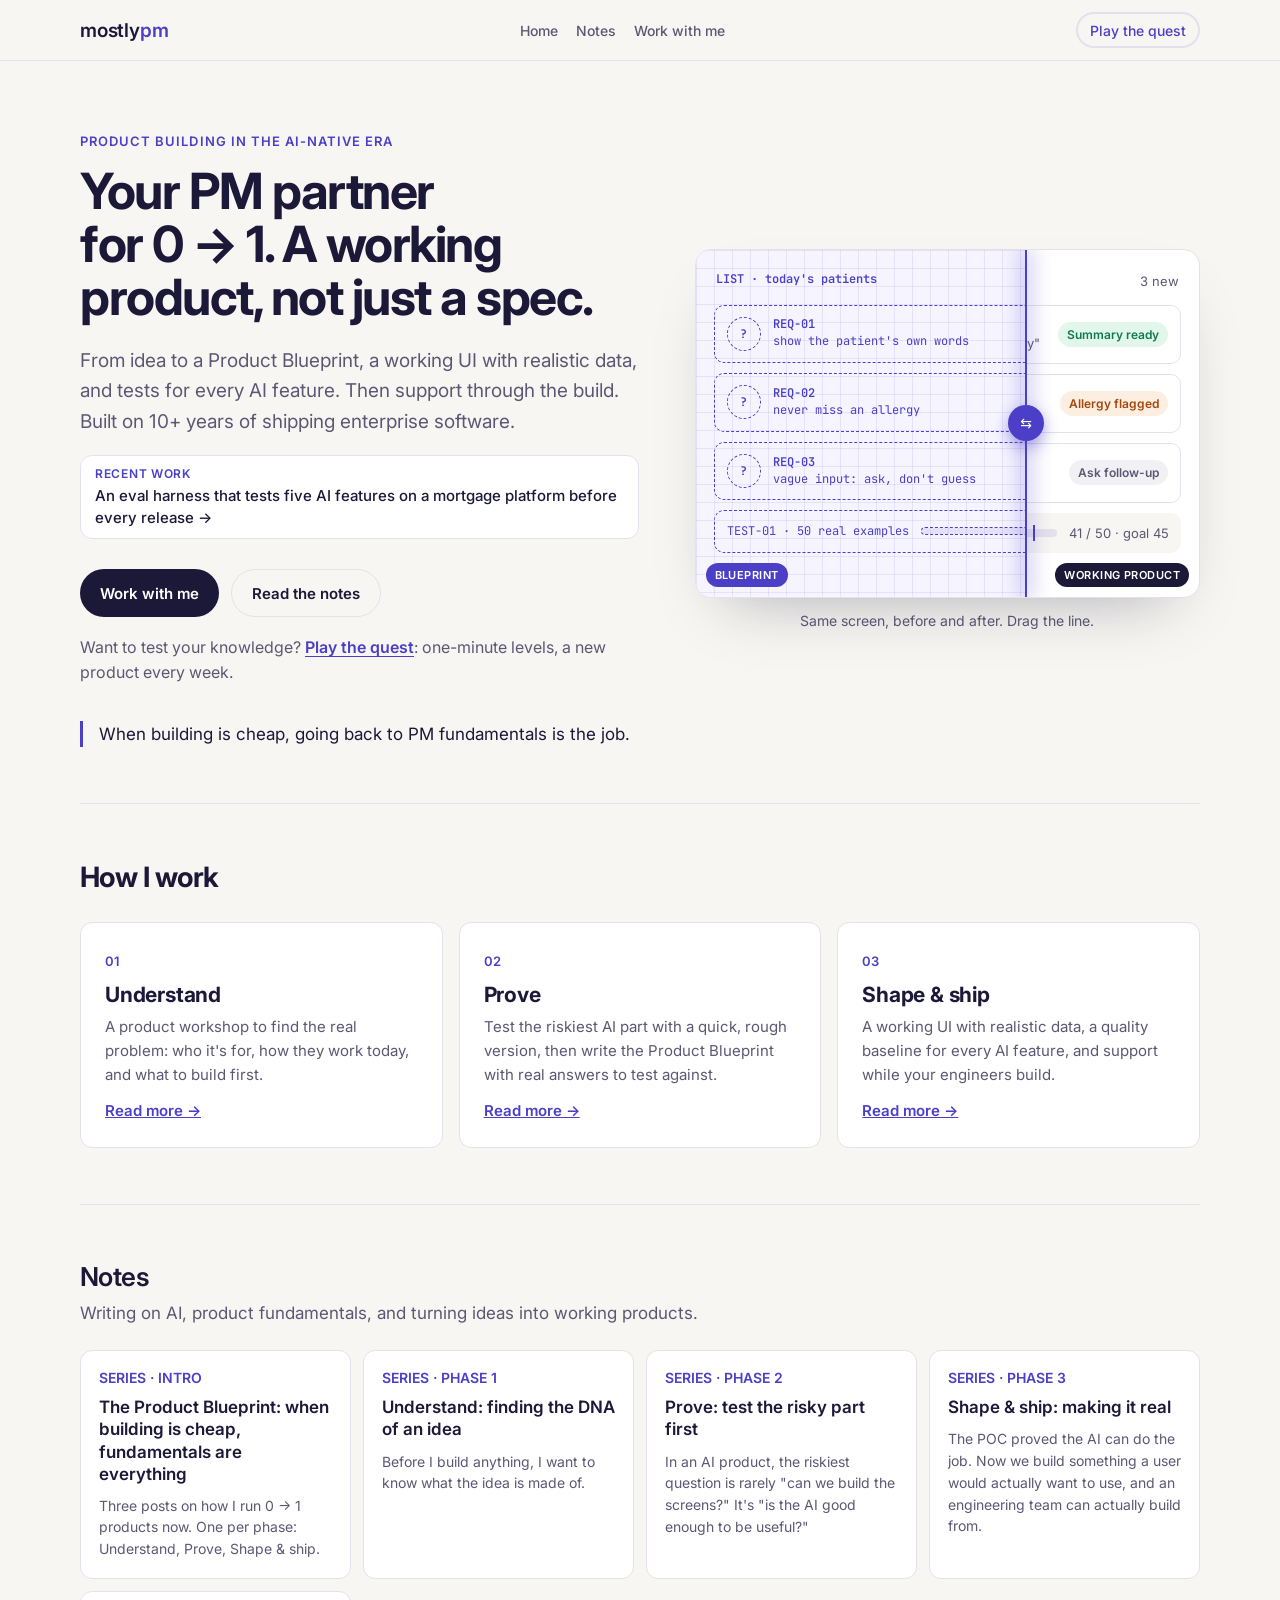
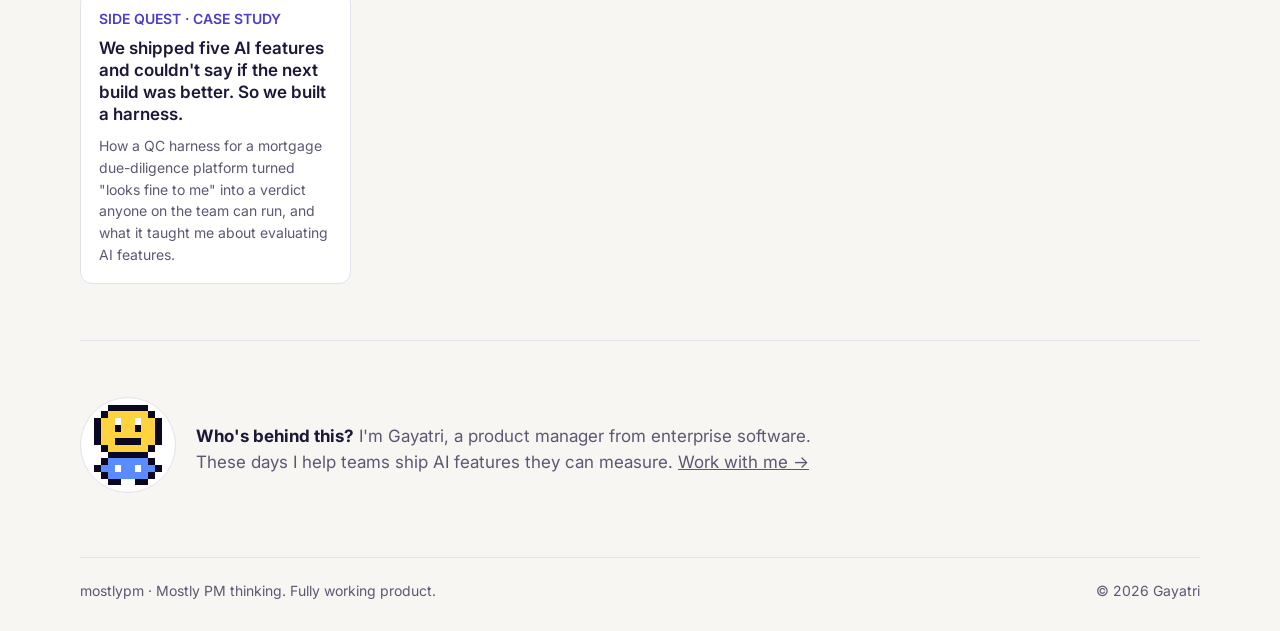
<file: index.html>
<!doctype html>
<html lang="en">
<head>
<meta charset="utf-8">
<meta name="viewport" content="width=device-width, initial-scale=1, viewport-fit=cover">
<title>mostlypm · Gayatri, PM partner for 0 → 1</title>
<meta name="description" content="Notes and one-minute games on building products in the AI-native era, by Gayatri, a PM partner for 0 → 1 products. A new quest every week.">
<link rel="canonical" href="https://mostlypm.com/">
<meta property="og:title" content="mostlypm · Gayatri, PM partner for 0 → 1">
<meta property="og:description" content="A working product, not just a spec. Notes on building AI products, and a weekly quest to test your knowledge.">
<meta property="og:url" content="https://mostlypm.com/">
<meta property="og:type" content="website">
<link rel="icon" href="/assets/favicon.svg" type="image/svg+xml">
<script>(function(){var d=new Date(),t=d.getFullYear()+'-'+(d.getMonth()+1)+'-'+d.getDate(),c=true,g=location.hash.indexOf('#play')===0;try{var s=JSON.parse(localStorage.getItem('mpm-quest-v2')||'null');if(s&&s.pref==='game')c=false;if(s&&s.modeDay===t)c=!!s.classic}catch(e){}if(g)c=false;if(c)document.documentElement.classList.add('classic')})()</script>
<link rel="preconnect" href="https://fonts.googleapis.com">
<link rel="preconnect" href="https://fonts.gstatic.com" crossorigin>
<link href="https://fonts.googleapis.com/css2?family=Inter:wght@400;500;600;700;800&family=JetBrains+Mono:wght@400;500&display=swap" rel="stylesheet">
<link rel="stylesheet" href="/assets/game.css?v=1018x">
</head>
<body>
<a class="skip-link" href="#log">Skip to the notes</a>

<header class="hud">
  <div class="g"><div class="in hud-in">
    <a class="logo" href="/">mostly<span>pm</span></a>
    <nav class="hud-nav" aria-label="Main"><a href="/" class="nav-home">Home</a><a href="/" data-quest-link aria-current="page">Quest</a><a href="/notes/">Notes</a><a href="/work/">Work with me</a></nav>
    <div class="stats game-only">
      <div class="xp" aria-live="polite"><span>Week XP</span><span class="xpbar" aria-hidden="true"><i id="xpfill"></i></span><span id="xptext">0 / 1050</span></div>
      <div class="badges" aria-label="Levels cleared this week"><span class="badges-k">Cleared</span><span class="badge" id="b-u" title="Level 1: Understand">1</span><span class="badge" id="b-p" title="Level 2: Prove">2</span><span class="badge" id="b-s" title="Level 3: Shape and ship">3</span><span class="badge wide" id="b-d" title="Side quest">Side</span></div>
      <span class="streak" id="streak"></span>
    </div>
    <button class="mode-btn" type="button" data-mode-toggle>Classic mode</button>
  </div></div>
</header>

<main class="g"><div class="in">

  <section class="classic-only classic-hero" aria-labelledby="classic-h">
    <div class="c-text">
      <p class="c-eyebrow">Product building in the AI-native era</p>
      <h1 id="classic-h">Your PM partner for 0 → 1. A working product, not just a spec.</h1>
      <p class="c-lead">From idea to a Product Blueprint, a working UI with realistic data, and tests for every AI feature. Then support through the build. Built on 10+ years of shipping enterprise software.</p>
      <a class="c-proof" href="/notes/ai-feature-eval-harness/"><span>Recent work</span>An eval harness that tests five AI features on a mortgage platform before every release →</a>
      <div class="c-cta"><a class="btn" href="/work/">Work with me</a><a class="btn ghost" href="#log">Read the notes</a></div>
      <p class="c-play">Want to test your knowledge? <button class="link-btn" type="button" data-mode-toggle>Play the quest</button>: one-minute levels, a new product every week.</p>
      <p class="c-belief">When building is cheap, going back to PM fundamentals is the job.</p>
    </div>
    <figure class="c-visual">
      <div class="bp" id="bp" style="--x: 50%">
        <div class="bp-layer bp-prod" aria-hidden="true">
          <div class="bp-head"><b>Today's patients</b><span>3 new</span></div>
          <div class="bp-row"><span class="bp-av">PS</span><span class="bp-txt"><b>Priya S., 34</b><i>"Sharp pain on my left side since Tuesday"</i></span><span class="bp-chip ok">Summary ready</span></div>
          <div class="bp-row"><span class="bp-av">AM</span><span class="bp-txt"><b>Arjun M., 61</b><i>"Dizzy, allergic to penicillin"</i></span><span class="bp-chip warn">Allergy flagged</span></div>
          <div class="bp-row"><span class="bp-av">NR</span><span class="bp-txt"><b>Neha R., 27</b><i>"Not feeling great, tired a lot"</i></span><span class="bp-chip ask">Ask follow-up</span></div>
          <div class="bp-eval"><span>AI quality test</span><span class="bp-bar"><i></i><s></s></span><span>41 / 50 · goal 45</span></div>
        </div>
        <div class="bp-layer bp-plan" aria-hidden="true">
          <div class="bp-head"><b>LIST · today's patients</b><span>count</span></div>
          <div class="bp-row"><span class="bp-av">?</span><span class="bp-txt"><b>REQ-01</b><i>show the patient's own words</i></span><span class="bp-chip">status</span></div>
          <div class="bp-row"><span class="bp-av">?</span><span class="bp-txt"><b>REQ-02</b><i>never miss an allergy</i></span><span class="bp-chip">flag</span></div>
          <div class="bp-row"><span class="bp-av">?</span><span class="bp-txt"><b>REQ-03</b><i>vague input: ask, don't guess</i></span><span class="bp-chip">ask</span></div>
          <div class="bp-eval"><span>TEST-01 · 50 real examples</span><span class="bp-bar"><i></i></span><span>ship at 45</span></div>
        </div>
        <div class="bp-line" aria-hidden="true"></div>
        <span class="bp-tag l" aria-hidden="true">Blueprint</span><span class="bp-tag r" aria-hidden="true">Working product</span>
        <input class="bp-slider" id="bp-slider" type="range" min="4" max="96" value="50" aria-label="Drag to compare the blueprint with the working product">
        <span class="bp-handle" aria-hidden="true">⇆</span>
      </div>
      <figcaption>Same screen, before and after. Drag the line.</figcaption>
    </figure>
  </section>

  <section class="classic-only classic-method" aria-labelledby="method-h">
    <h2 id="method-h">How I work</h2>
    <ol class="c-phases">
      <li><span class="c-n">01</span><h3>Understand</h3><p>A product workshop to find the real problem: who it's for, how they work today, and what to build first.</p><a href="/notes/understand/">Read more →</a></li>
      <li><span class="c-n">02</span><h3>Prove</h3><p>Test the riskiest AI part with a quick, rough version, then write the Product Blueprint with real answers to test against.</p><a href="/notes/prove/">Read more →</a></li>
      <li><span class="c-n">03</span><h3>Shape &amp; ship</h3><p>A working UI with realistic data, a quality baseline for every AI feature, and support while your engineers build.</p><a href="/notes/shape-and-ship/">Read more →</a></li>
    </ol>
  </section>

  <section class="title game-only">
    <span class="week-pill"><b data-mood>Today</b> · <span id="week-label">This week</span></span>
    <p class="week-product">This week's product: <b id="world-name">loading</b></p>
    <h1>Test your knowledge.</h1>
    <p class="lead">You play a product manager. Four one-minute levels on turning an idea into a working AI product. A new product every week.</p>
  </section>

  <section class="map game-only" aria-label="Level map">
    <div class="track" aria-hidden="true"></div>
    <div class="spur" aria-hidden="true"></div>
    <div class="levels" id="levels">
      <button class="lvl" data-l="0"><span class="node">▶</span><span class="nm">Start</span><span class="sub">The Product Blueprint</span><span class="st"></span></button>
      <button class="lvl" data-l="1"><span class="node">1</span><span class="nm">Understand</span><span class="sub">Find the real problem</span><span class="st"></span></button>
      <button class="lvl" data-l="2"><span class="node">2</span><span class="nm">Prove</span><span class="sub">Test the AI</span><span class="st"></span></button>
      <button class="lvl" data-l="3"><span class="node">3</span><span class="nm">Shape &amp; ship</span><span class="sub">Plan the first version</span><span class="st"></span></button>
      <button class="lvl boss" data-l="boss"><span class="node">+</span><span class="nm">Co-op mode</span><span class="sub">Build your idea with Gayatri</span><span class="st"></span></button>
      <button class="lvl side" data-l="side"><span class="node">?</span><span class="nm">Side quest</span><span class="sub">A real AI testing tool</span><span class="st"></span></button>
    </div>
  </section>

  <section class="sec classic-only" id="log">
    <h2><span class="game-only" style="display:inline">Quest log</span><span class="classic-only" style="display:inline">Notes</span></h2>
    <p class="lead"><span class="game-only" style="display:inline">Every level is also a post. No XP needed.</span><span class="classic-only" style="display:inline">Writing on AI, product fundamentals, and turning ideas into working products.</span></p>
    <div class="log">
<!-- POSTS -->
      <a class="post" href="/notes/when-building-is-cheap/"><span class="k">Series · Intro</span><span class="t">The Product Blueprint: when building is cheap, fundamentals are everything</span><span class="s">Three posts on how I run 0 → 1 products now. One per phase: Understand, Prove, Shape &amp; ship.</span></a>
      <a class="post" href="/notes/understand/"><span class="k">Series · Phase 1</span><span class="t">Understand: finding the DNA of an idea</span><span class="s">Before I build anything, I want to know what the idea is made of.</span></a>
      <a class="post" href="/notes/prove/"><span class="k">Series · Phase 2</span><span class="t">Prove: test the risky part first</span><span class="s">In an AI product, the riskiest question is rarely &quot;can we build the screens?&quot; It&#x27;s &quot;is the AI good enough to be useful?&quot;</span></a>
      <a class="post" href="/notes/shape-and-ship/"><span class="k">Series · Phase 3</span><span class="t">Shape &amp; ship: making it real</span><span class="s">The POC proved the AI can do the job. Now we build something a user would actually want to use, and an engineering team can actually build from.</span></a>
      <a class="post case" href="/notes/ai-feature-eval-harness/"><span class="k">Side quest · Case study</span><span class="t">We shipped five AI features and couldn&#x27;t say if the next build was better. So we built a harness.</span><span class="s">How a QC harness for a mortgage due-diligence platform turned &quot;looks fine to me&quot; into a verdict anyone on the team can run, and what it taught me about evaluating AI features.</span></a>
    </div>
  </section>

  <section class="sec classic-only">
    <div class="who-card">
      <span data-mo></span>
      <p><b>Who's behind this?</b> I'm Gayatri, a product manager from enterprise software. These days I help teams ship AI features they can measure. <a href="/work/">Work with me →</a></p>
    </div>
  </section>

  <p class="game-only read-instead">Prefer reading? <a href="/notes/">Read the notes</a> or see how to <a href="/work/">work with Gayatri</a>.</p>

  <footer class="foot"><span>mostlypm · Mostly PM thinking. Fully working product.</span><span>© 2026 Gayatri</span></footer>
</div></main>

<div class="guide game-only" id="guide" hidden role="dialog" aria-live="polite" aria-label="Mo, your guide">
  <div class="bubble">
    <div class="who">Mo · your guide</div>
    <p class="say" id="guide-say"></p>
    <div class="choices" id="guide-choices"></div>
    <button class="hide" id="guide-hide" type="button" aria-label="Hide Mo">✕</button>
  </div>
  <span class="mo-sprite" data-mo></span>
</div>
<button class="mo-btn game-only" id="mo-btn" type="button" hidden aria-label="Ask Mo, your guide"><span data-mo></span></button>

<div class="overlay" id="overlay" hidden>
  <div class="panel" id="panel" role="dialog" aria-modal="true" aria-labelledby="ptitle" tabindex="-1">
    <div class="ph"><div><div class="k" id="pkick"></div><h2 id="ptitle"></h2></div><button class="x" id="close" type="button" aria-label="Close level">✕</button></div>
    <div class="pb" id="pbody"></div>
  </div>
</div>

<script>
(function () {
  var bp = document.getElementById('bp'), sl = document.getElementById('bp-slider');
  if (!bp || !sl) return;
  var reduce = window.matchMedia && window.matchMedia('(prefers-reduced-motion: reduce)').matches, touched = false, t0 = null;
  function set(v) { bp.style.setProperty('--x', v + '%'); }
  sl.addEventListener('input', function () { touched = true; set(sl.value); });
  if (reduce) return;
  function tick(ts) { if (touched) return; if (t0 === null) t0 = ts; var v = 50 + 30 * Math.sin((ts - t0) / 2400); sl.value = v; set(v.toFixed(2)); requestAnimationFrame(tick); }
  requestAnimationFrame(tick);
})();
</script>
<script src="/assets/quests.js?v=1018x"></script>
<script src="/assets/game.js?v=1018x"></script>
</body>
</html>
</file>
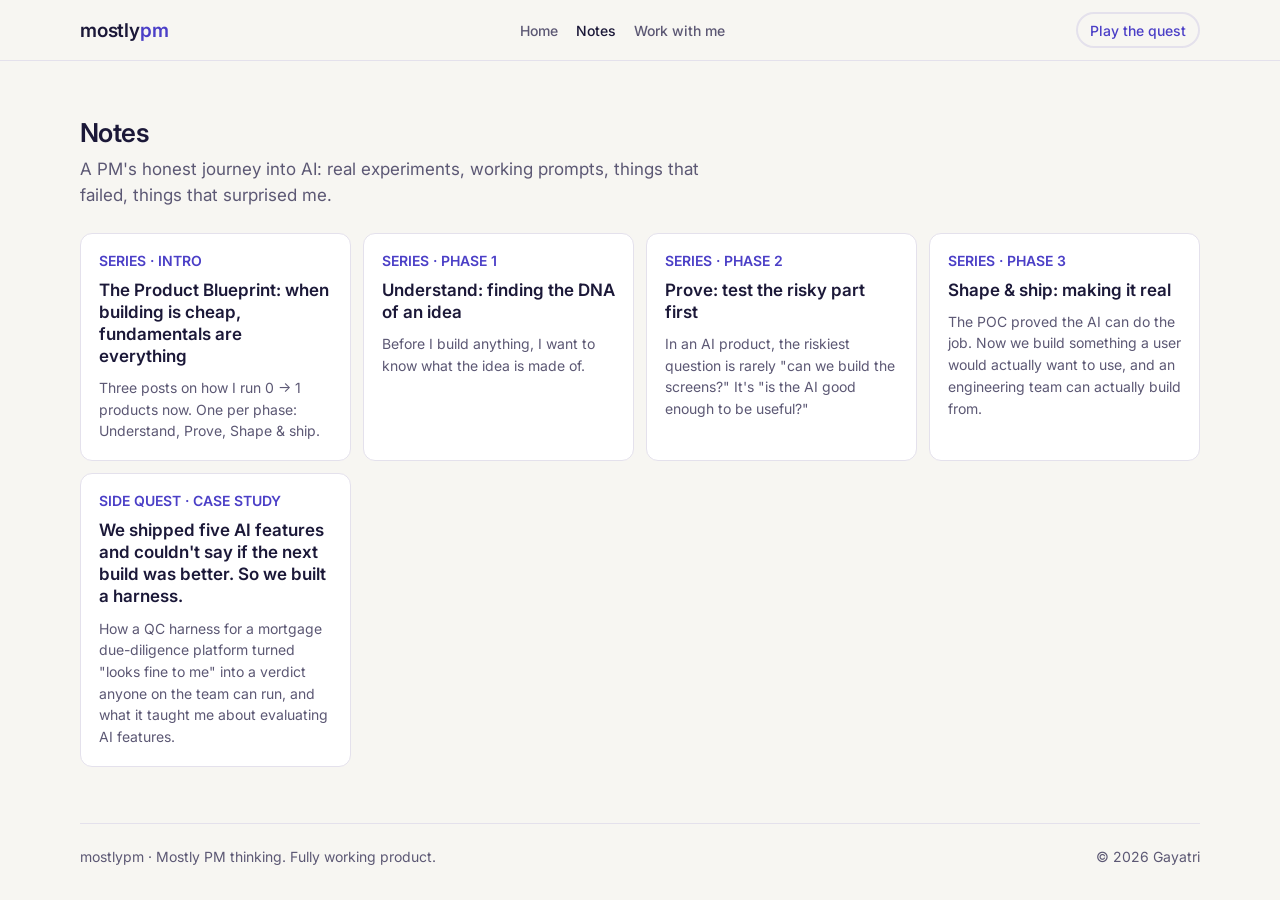
<file: notes/index.html>
<!doctype html>
<html lang="en" class="classic" data-fixed-mode="classic">
<head>
<meta charset="utf-8">
<meta name="viewport" content="width=device-width, initial-scale=1, viewport-fit=cover">
<title>Notes · mostlypm</title>
<meta name="description" content="A PM's honest journey into AI: real experiments, working prompts, things that failed.">
<link rel="canonical" href="https://mostlypm.com/notes/">
<meta property="og:title" content="Notes · mostlypm">
<meta property="og:description" content="A PM's honest journey into AI: real experiments, working prompts, things that failed.">
<meta property="og:url" content="https://mostlypm.com/notes/">
<meta property="og:type" content="website">
<link rel="icon" href="/assets/favicon.svg" type="image/svg+xml">
<script>(function(){var d=new Date(),t=d.getFullYear()+'-'+(d.getMonth()+1)+'-'+d.getDate(),c=d.getDay()===1;try{var s=JSON.parse(localStorage.getItem('mpm-quest-v2')||'null');if(s&&s.modeDay===t)c=!!s.classic}catch(e){}if(c)document.documentElement.classList.add('classic')})()</script>
<link rel="preconnect" href="https://fonts.googleapis.com">
<link rel="preconnect" href="https://fonts.gstatic.com" crossorigin>
<link href="https://fonts.googleapis.com/css2?family=Inter:wght@400;500;600;700;800&family=JetBrains+Mono:wght@400;500&display=swap" rel="stylesheet">
<link rel="stylesheet" href="/assets/game.css?v=1018x">
</head>
<body>
<header class="hud">
  <div class="g"><div class="in hud-in">
    <a class="logo" href="/">mostly<span>pm</span></a>
    <nav class="hud-nav" aria-label="Main"><a href="/" class="nav-home">Home</a><a href="/" data-quest-link>Quest</a><a href="/notes/" aria-current="page">Notes</a><a href="/work/">Work with me</a></nav>
    <div class="stats game-only">
      <div class="xp"><span>Week XP</span><span class="xpbar" aria-hidden="true"><i id="xpfill"></i></span><span id="xptext">0 / 1050</span></div>
      <div class="badges" aria-label="Levels cleared this week"><span class="badges-k">Cleared</span><span class="badge" id="b-u" title="Level 1: Understand">1</span><span class="badge" id="b-p" title="Level 2: Prove">2</span><span class="badge" id="b-s" title="Level 3: Shape and ship">3</span><span class="badge wide" id="b-d" title="Side quest">Side</span></div>
    </div>
    <a class="mode-btn" href="/#play" data-play-game>Play the quest</a>
  </div></div>
</header>
<main class="g"><div class="in">
  <section class="sec" style="border-top:0">
    <h2>Notes</h2>
    <p class="lead">A PM's honest journey into AI: real experiments, working prompts, things that failed, things that surprised me.</p>
    <div class="log">
      <a class="post" href="/notes/when-building-is-cheap/"><span class="k">Series · Intro</span><span class="t">The Product Blueprint: when building is cheap, fundamentals are everything</span><span class="s">Three posts on how I run 0 → 1 products now. One per phase: Understand, Prove, Shape &amp; ship.</span></a>
      <a class="post" href="/notes/understand/"><span class="k">Series · Phase 1</span><span class="t">Understand: finding the DNA of an idea</span><span class="s">Before I build anything, I want to know what the idea is made of.</span></a>
      <a class="post" href="/notes/prove/"><span class="k">Series · Phase 2</span><span class="t">Prove: test the risky part first</span><span class="s">In an AI product, the riskiest question is rarely &quot;can we build the screens?&quot; It&#x27;s &quot;is the AI good enough to be useful?&quot;</span></a>
      <a class="post" href="/notes/shape-and-ship/"><span class="k">Series · Phase 3</span><span class="t">Shape &amp; ship: making it real</span><span class="s">The POC proved the AI can do the job. Now we build something a user would actually want to use, and an engineering team can actually build from.</span></a>
      <a class="post case" href="/notes/ai-feature-eval-harness/"><span class="k">Side quest · Case study</span><span class="t">We shipped five AI features and couldn&#x27;t say if the next build was better. So we built a harness.</span><span class="s">How a QC harness for a mortgage due-diligence platform turned &quot;looks fine to me&quot; into a verdict anyone on the team can run, and what it taught me about evaluating AI features.</span></a>
    </div>
  </section>
  <footer class="foot"><span>mostlypm · Mostly PM thinking. Fully working product.</span><span>© 2026 Gayatri</span></footer>
</div></main>
<script src="/assets/quests.js?v=1018x"></script>
<script src="/assets/game.js?v=1018x"></script>
</body>
</html>
</file>
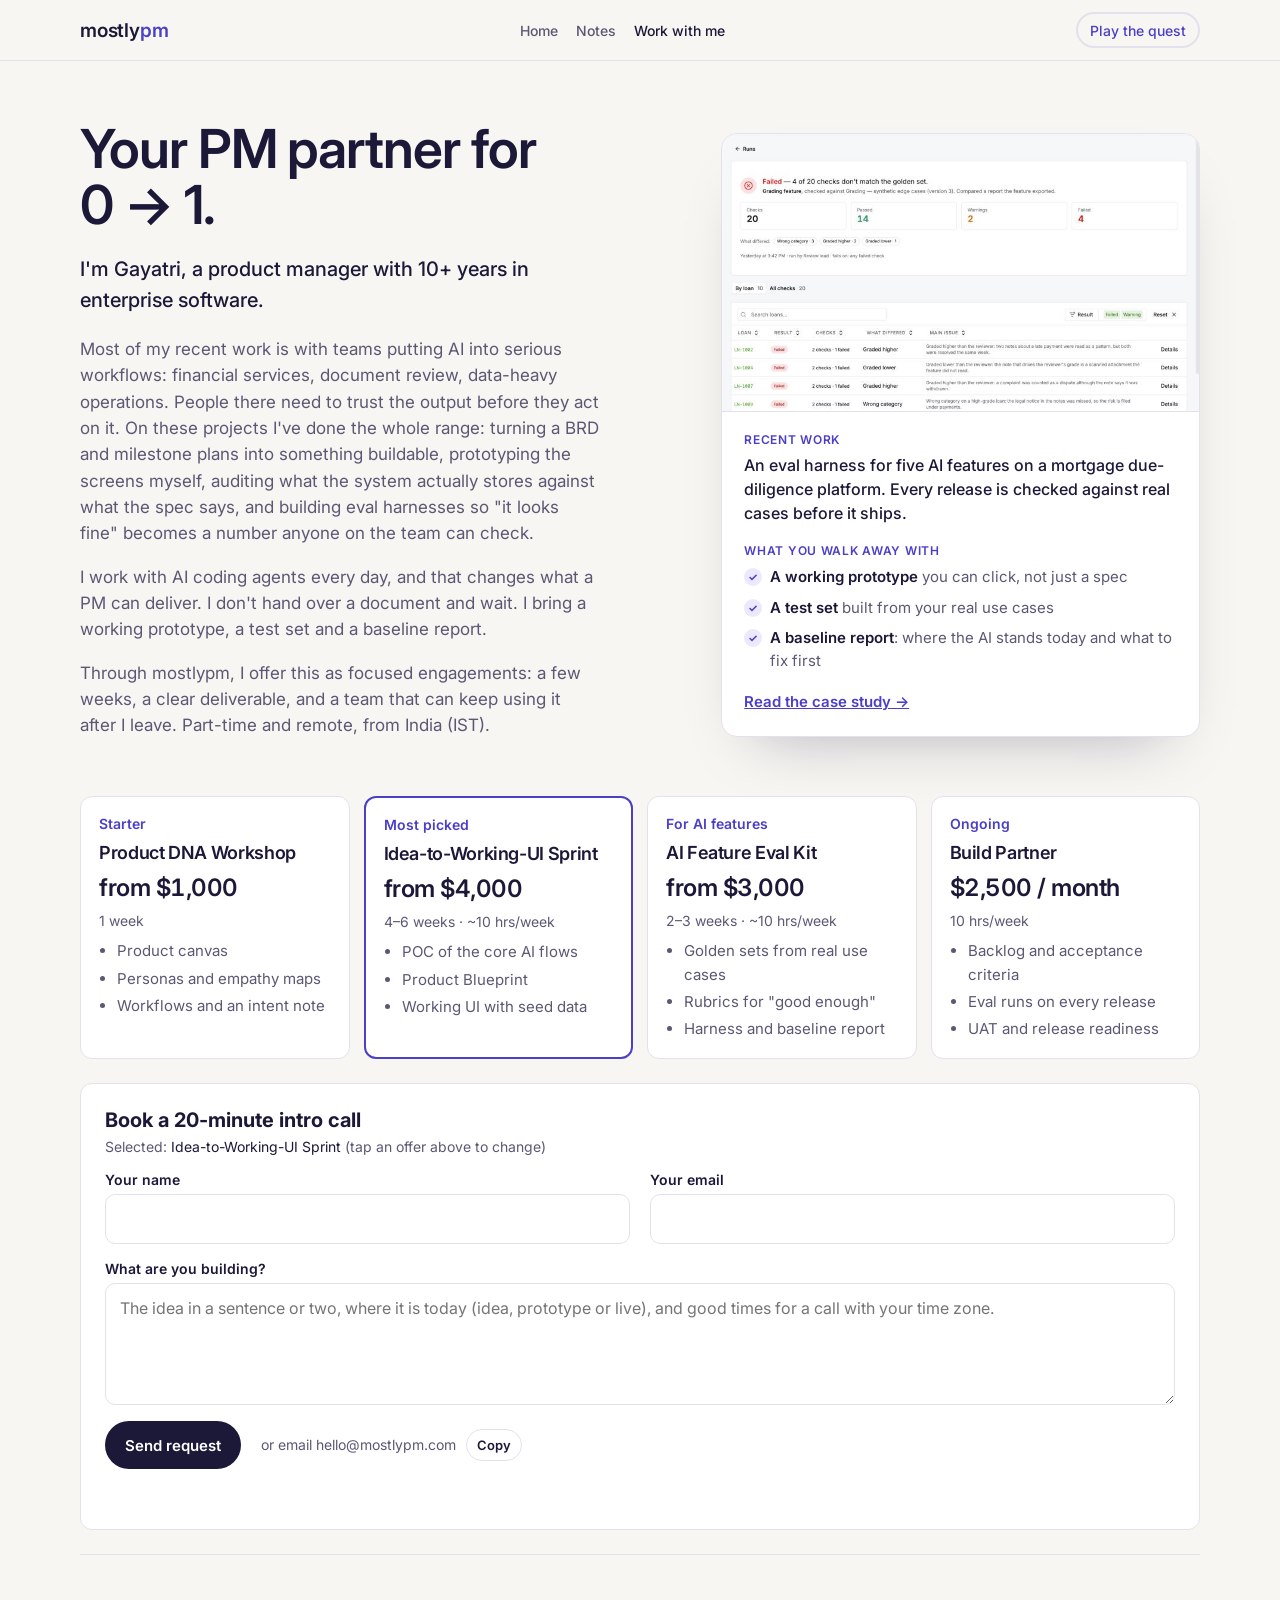
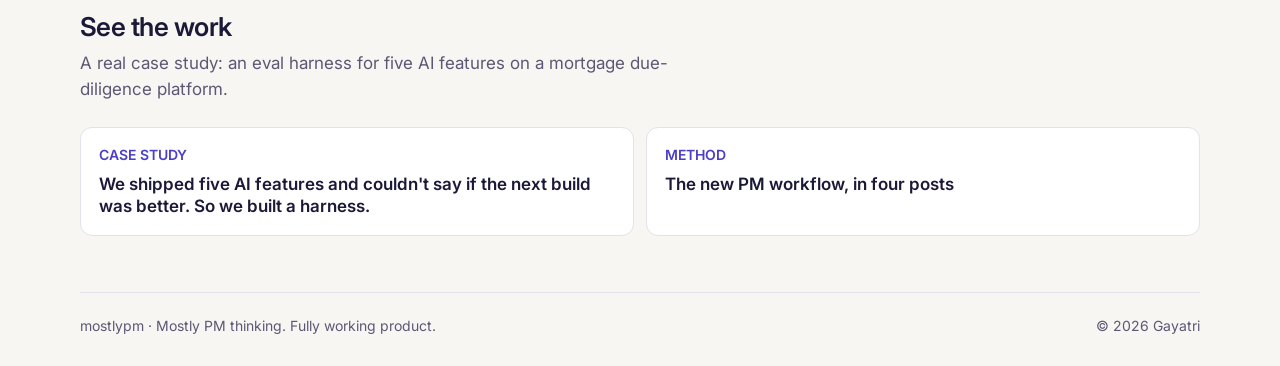
<file: work/index.html>
<!doctype html>
<html lang="en" class="classic" data-fixed-mode="classic">
<head>
<meta charset="utf-8">
<meta name="viewport" content="width=device-width, initial-scale=1, viewport-fit=cover">
<title>Work with me · mostlypm</title>
<meta name="description" content="Gayatri partners with early-stage teams part-time on 0 → 1 products: Product DNA Workshop, Idea-to-Working-UI Sprint, AI Feature Eval Kit and Build Partner.">
<link rel="canonical" href="https://mostlypm.com/work/">
<meta property="og:title" content="Work with Gayatri · mostlypm">
<meta property="og:description" content="Your PM partner for 0 → 1: Product Blueprint, working UI and evals. Part-time, remote.">
<meta property="og:url" content="https://mostlypm.com/work/">
<link rel="icon" href="/assets/favicon.svg" type="image/svg+xml">
<script>(function(){var d=new Date(),t=d.getFullYear()+'-'+(d.getMonth()+1)+'-'+d.getDate(),c=d.getDay()===1;try{var s=JSON.parse(localStorage.getItem('mpm-quest-v2')||'null');if(s&&s.modeDay===t)c=!!s.classic}catch(e){}if(c)document.documentElement.classList.add('classic')})()</script>
<link rel="preconnect" href="https://fonts.googleapis.com">
<link rel="preconnect" href="https://fonts.gstatic.com" crossorigin>
<link href="https://fonts.googleapis.com/css2?family=Inter:wght@400;500;600;700;800&family=JetBrains+Mono:wght@400;500&display=swap" rel="stylesheet">
<link rel="stylesheet" href="/assets/game.css?v=1018x">
</head>
<body>
<header class="hud">
  <div class="g"><div class="in hud-in">
    <a class="logo" href="/">mostly<span>pm</span></a>
    <nav class="hud-nav" aria-label="Main"><a href="/" class="nav-home">Home</a><a href="/" data-quest-link>Quest</a><a href="/notes/">Notes</a><a href="/work/" aria-current="page">Work with me</a></nav>
    <div class="stats game-only">
      <div class="xp"><span>Week XP</span><span class="xpbar" aria-hidden="true"><i id="xpfill"></i></span><span id="xptext">0 / 1050</span></div>
      <div class="badges" aria-label="Levels cleared this week"><span class="badges-k">Cleared</span><span class="badge" id="b-u" title="Level 1: Understand">1</span><span class="badge" id="b-p" title="Level 2: Prove">2</span><span class="badge" id="b-s" title="Level 3: Shape and ship">3</span><span class="badge wide" id="b-d" title="Side quest">Side</span></div>
    </div>
    <a class="mode-btn" href="/#play" data-play-game>Play the quest</a>
  </div></div>
</header>

<main class="g"><div class="in">
  <section class="boss-hero">
    <div>
      <p class="px game-only" style="color:var(--coin);font-size:13px;margin:0">Co-op mode · build your idea together</p>
      <h1>Your PM partner for <span class="nw">0 → 1.</span></h1>
      <p class="about-lead">I'm Gayatri, a product manager with 10+ years in enterprise software.</p>
      <p>Most of my recent work is with teams putting AI into serious workflows: financial services, document review, data-heavy operations. People there need to trust the output before they act on it. On these projects I've done the whole range: turning a BRD and milestone plans into something buildable, prototyping the screens myself, auditing what the system actually stores against what the spec says, and building eval harnesses so "it looks fine" becomes a number anyone on the team can check.</p>
      <p>I work with AI coding agents every day, and that changes what a PM can deliver. I don't hand over a document and wait. I bring a working prototype, a test set and a baseline report.</p>
      <p>Through mostlypm, I offer this as focused engagements: a few weeks, a clear deliverable, and a team that can keep using it after I leave. Part-time and remote, from India (IST).</p>
    </div>
    <aside class="proof-card" aria-label="Recent work">
      <a class="proof-shot" href="/notes/ai-feature-eval-harness/">
        <img src="/assets/notes/eval-harness/02-run-result.png" width="800" height="465" alt="An eval run result: 20 checks against the golden set, 14 passed, 2 warnings, 4 failed, with the reason for each failure.">
      </a>
      <div class="proof-body">
        <div class="k">Recent work</div>
        <p class="proof-t">An eval harness for five AI features on a mortgage due-diligence platform. Every release is checked against real cases before it ships.</p>
        <div class="k">What you walk away with</div>
        <ul class="proof-list">
          <li><b>A working prototype</b> you can click, not just a spec</li>
          <li><b>A test set</b> built from your real use cases</li>
          <li><b>A baseline report</b>: where the AI stands today and what to fix first</li>
        </ul>
        <a class="proof-link" href="/notes/ai-feature-eval-harness/">Read the case study →</a>
      </div>
    </aside>
  </section>

  <section style="padding-bottom:24px">
    <p class="px game-only" style="color:var(--mut);font-size:12px;margin:24px 0 0">Choose your loadout</p>
    <div class="loadout" id="loadout">
      <button class="kit" type="button" aria-pressed="false" data-kit="Product DNA Workshop">
        <span class="tier">Starter</span><span class="nm">Product DNA Workshop</span><span class="price">from $1,000</span><span class="dur">1 week</span>
        <ul><li>Product canvas</li><li>Personas and empathy maps</li><li>Workflows and an intent note</li></ul>
      </button>
      <button class="kit" type="button" aria-pressed="true" data-kit="Idea-to-Working-UI Sprint">
        <span class="tier">Most picked</span><span class="nm">Idea-to-Working-UI Sprint</span><span class="price">from $4,000</span><span class="dur">4–6 weeks · ~10 hrs/week</span>
        <ul><li>POC of the core AI flows</li><li>Product Blueprint</li><li>Working UI with seed data</li></ul>
      </button>
      <button class="kit" type="button" aria-pressed="false" data-kit="AI Feature Eval Kit">
        <span class="tier">For AI features</span><span class="nm">AI Feature Eval Kit</span><span class="price">from $3,000</span><span class="dur">2–3 weeks · ~10 hrs/week</span>
        <ul><li>Golden sets from real use cases</li><li>Rubrics for "good enough"</li><li>Harness and baseline report</li></ul>
      </button>
      <button class="kit" type="button" aria-pressed="false" data-kit="Build Partner">
        <span class="tier">Ongoing</span><span class="nm">Build Partner</span><span class="price">$2,500 / month</span><span class="dur">10 hrs/week</span>
        <ul><li>Backlog and acceptance criteria</li><li>Eval runs on every release</li><li>UAT and release readiness</li></ul>
      </button>
    </div>
    <!-- Intro-call requests. Set data-endpoint to your Formspree form URL (https://formspree.io/f/...) so messages arrive in your inbox.
         While data-endpoint is empty, the form opens the visitor's email app instead, addressed to data-email. -->
    <form class="callbar book-form" id="book-form" data-email="hello@mostlypm.com" data-endpoint="" novalidate>
      <div class="bf-head">
        <h3>Book a 20-minute intro call</h3>
        <span class="sel">Selected: <b id="kit-name">Idea-to-Working-UI Sprint</b> <span class="bf-hint">(tap an offer above to change)</span></span>
      </div>
      <label class="bf-field"><span>Your name</span><input name="name" id="bf-name" required autocomplete="name"></label>
      <label class="bf-field"><span>Your email</span><input name="email" id="bf-email" type="email" required autocomplete="email"></label>
      <label class="bf-field full"><span>What are you building?</span><textarea name="message" id="bf-msg" rows="4" required placeholder="The idea in a sentence or two, where it is today (idea, prototype or live), and good times for a call with your time zone."></textarea></label>
      <input class="bf-hp" type="text" name="_gotcha" tabindex="-1" autocomplete="off" aria-hidden="true">
      <div class="bf-actions full">
        <button class="btn" type="submit" id="bf-send">Send request</button>
        <span class="contact-line">or email <span id="contact-email">hello@mostlypm.com</span> <button class="copy-btn" id="copy-email" type="button">Copy</button></span>
      </div>
      <p class="bf-status full" id="bf-status" aria-live="polite"></p>
    </form>
  </section>

  <section class="sec">
    <h2>See the work</h2>
    <p class="lead">A real case study: an eval harness for five AI features on a mortgage due-diligence platform.</p>
    <div class="log">
      <a class="post case" href="/notes/ai-feature-eval-harness/"><span class="k">Case study</span><span class="t">We shipped five AI features and couldn't say if the next build was better. So we built a harness.</span></a>
      <a class="post" href="/notes/when-building-is-cheap/"><span class="k">Method</span><span class="t">The new PM workflow, in four posts</span></a>
    </div>
  </section>

  <footer class="foot"><span>mostlypm · Mostly PM thinking. Fully working product.</span><span>© 2026 Gayatri</span></footer>
</div></main>

<script src="/assets/quests.js?v=1018x"></script>
<script src="/assets/game.js?v=1018x"></script>
<script>
(function () {
  var kits = Array.prototype.slice.call(document.querySelectorAll('.kit')), name = document.getElementById('kit-name');
  var form = document.getElementById('book-form'), email = form.getAttribute('data-email');
  var shown = document.getElementById('contact-email'), copy = document.getElementById('copy-email');
  var status = document.getElementById('bf-status'), send = document.getElementById('bf-send');
  shown.textContent = email;
  function say(text, kind) { status.textContent = text; status.className = 'bf-status full' + (kind ? ' ' + kind : ''); }
  function track(n, p) { if (window.mpmTrack) window.mpmTrack(n, p || {}); }
  kits.forEach(function (k) { k.addEventListener('click', function () {
    kits.forEach(function (x) { x.setAttribute('aria-pressed', String(x === k)); });
    name.textContent = k.getAttribute('data-kit');
  }); });
  copy.addEventListener('click', function () {
    function done() { say('Email address copied.', 'ok'); }
    function select() { var r = document.createRange(); r.selectNodeContents(shown); var s = window.getSelection(); s.removeAllRanges(); s.addRange(r); say('Press Cmd+C (or Ctrl+C) to copy.'); }
    if (navigator.clipboard && navigator.clipboard.writeText) navigator.clipboard.writeText(email).then(done, select); else select();
  });
  form.addEventListener('input', function () { if (/err/.test(status.className)) say(''); });
  form.addEventListener('submit', function (ev) {
    ev.preventDefault();
    var f = { name: form.name.value.trim(), email: form.email.value.trim(), message: form.message.value.trim() };
    form.name.value = f.name; form.email.value = f.email; form.message.value = f.message;
    if (!form.checkValidity()) {
      var bad = form.querySelector(':invalid'); bad.focus();
      say(bad.type === 'email' && bad.value ? 'Please check your email address.' : 'Please fill in your name, email and what you\'re building.', 'err');
      return;
    }
    if (form._gotcha.value) return;
    var kit = name.textContent, subject = 'Intro call: ' + kit, endpoint = form.getAttribute('data-endpoint');
    if (!endpoint) {
      var body = 'Hi Gayatri,\n\nI\'m interested in the ' + kit + '.\n\n' + f.message + '\n\n' + f.name + '\n' + f.email + '\n';
      location.href = 'mailto:' + email + '?subject=' + encodeURIComponent(subject) + '&body=' + encodeURIComponent(body);
      say('Your email app should open with your message ready to send. If nothing opens, email ' + email + '.');
      track('book_request', { offer: kit, via: 'mailto' });
      return;
    }
    var data = new FormData(form); data.append('offer', kit); data.append('_subject', subject);
    send.disabled = true; send.textContent = 'Sending…'; say('');
    fetch(endpoint, { method: 'POST', body: data, headers: { Accept: 'application/json' } })
      .then(function (r) { if (!r.ok) throw new Error(r.status); })
      .then(function () {
        track('book_request', { offer: kit, via: 'form' });
        form.innerHTML = '<div class="bf-done full"><h3>Thanks, ' + f.name.replace(/[<>&"]/g, '') + '. Your request is in.</h3><p>Gayatri will reply to ' + f.email.replace(/[<>&"]/g, '') + ' within two working days to set up the call.</p></div>';
      })
      .catch(function () {
        send.disabled = false; send.textContent = 'Send request';
        say('Sorry, that didn\'t go through. Please try again, or email ' + email + '.', 'err');
      });
  });
})();
</script>
</body>
</html>
</file>
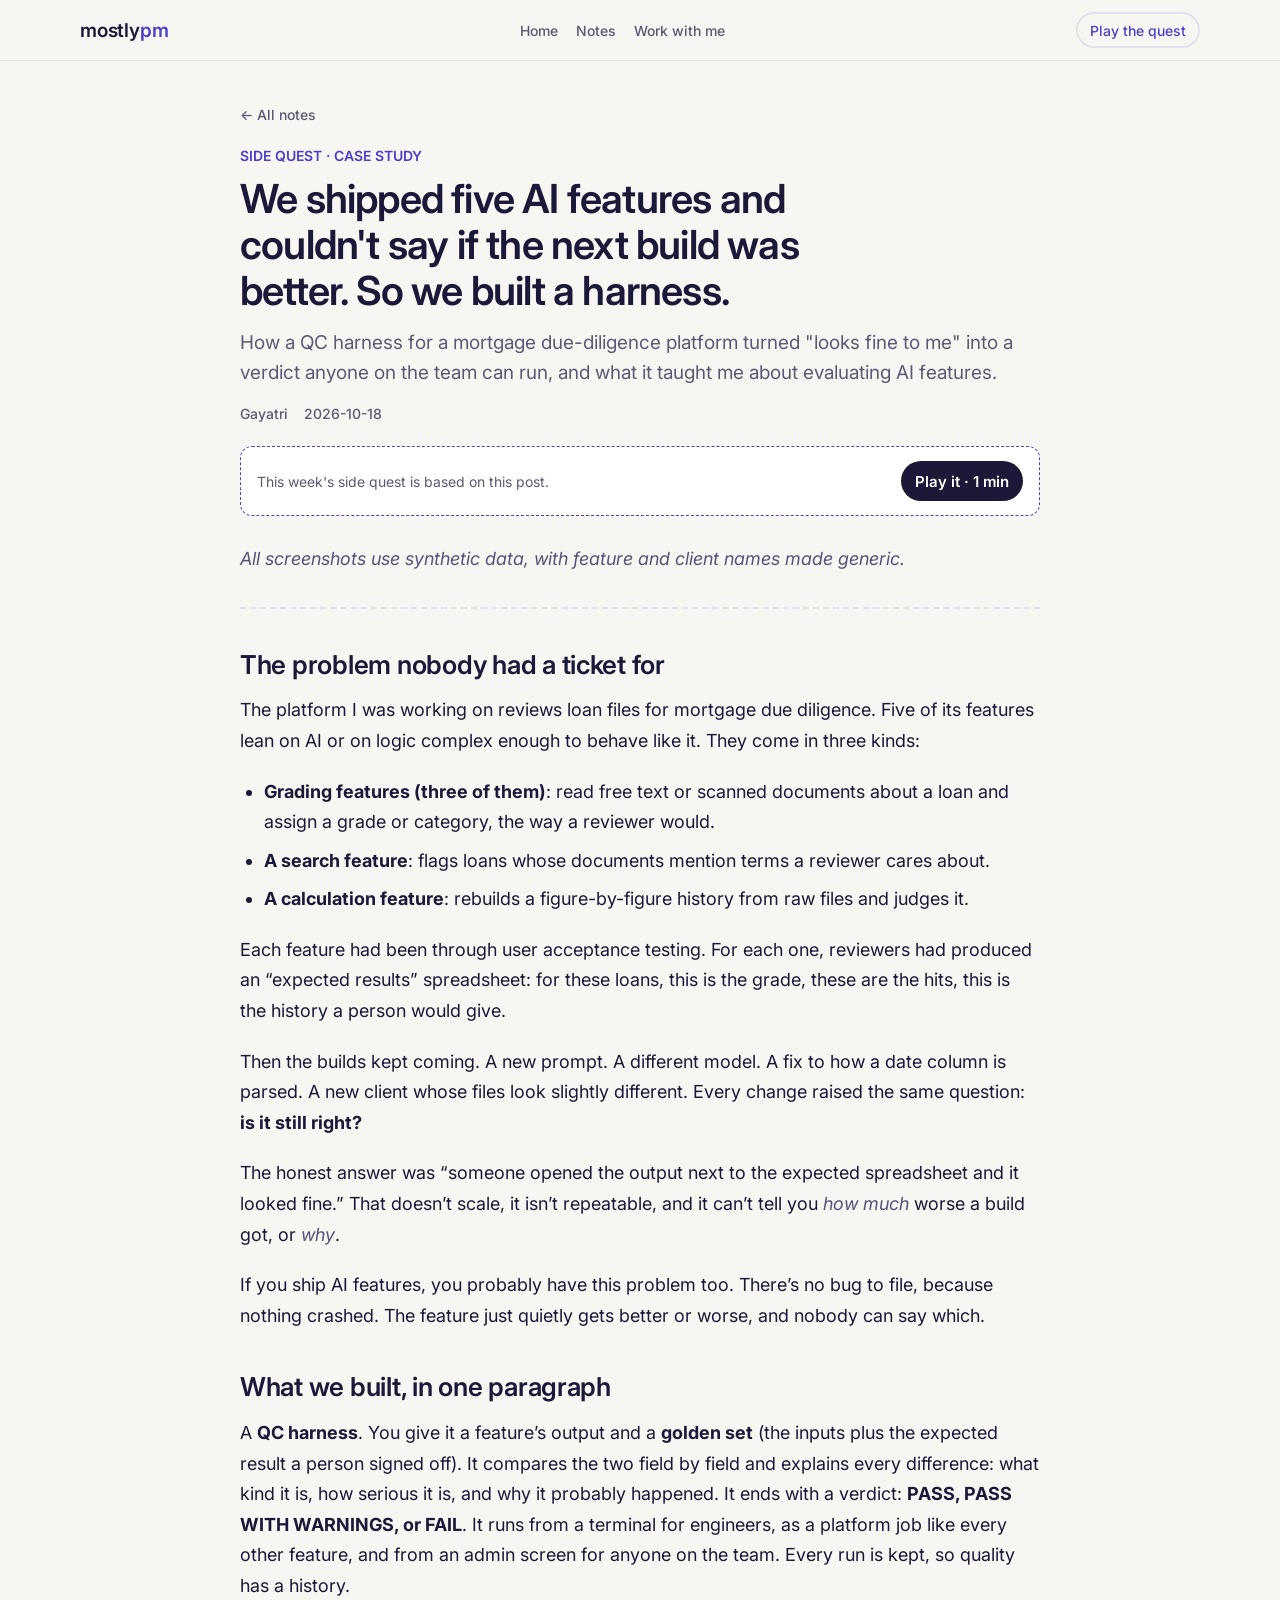
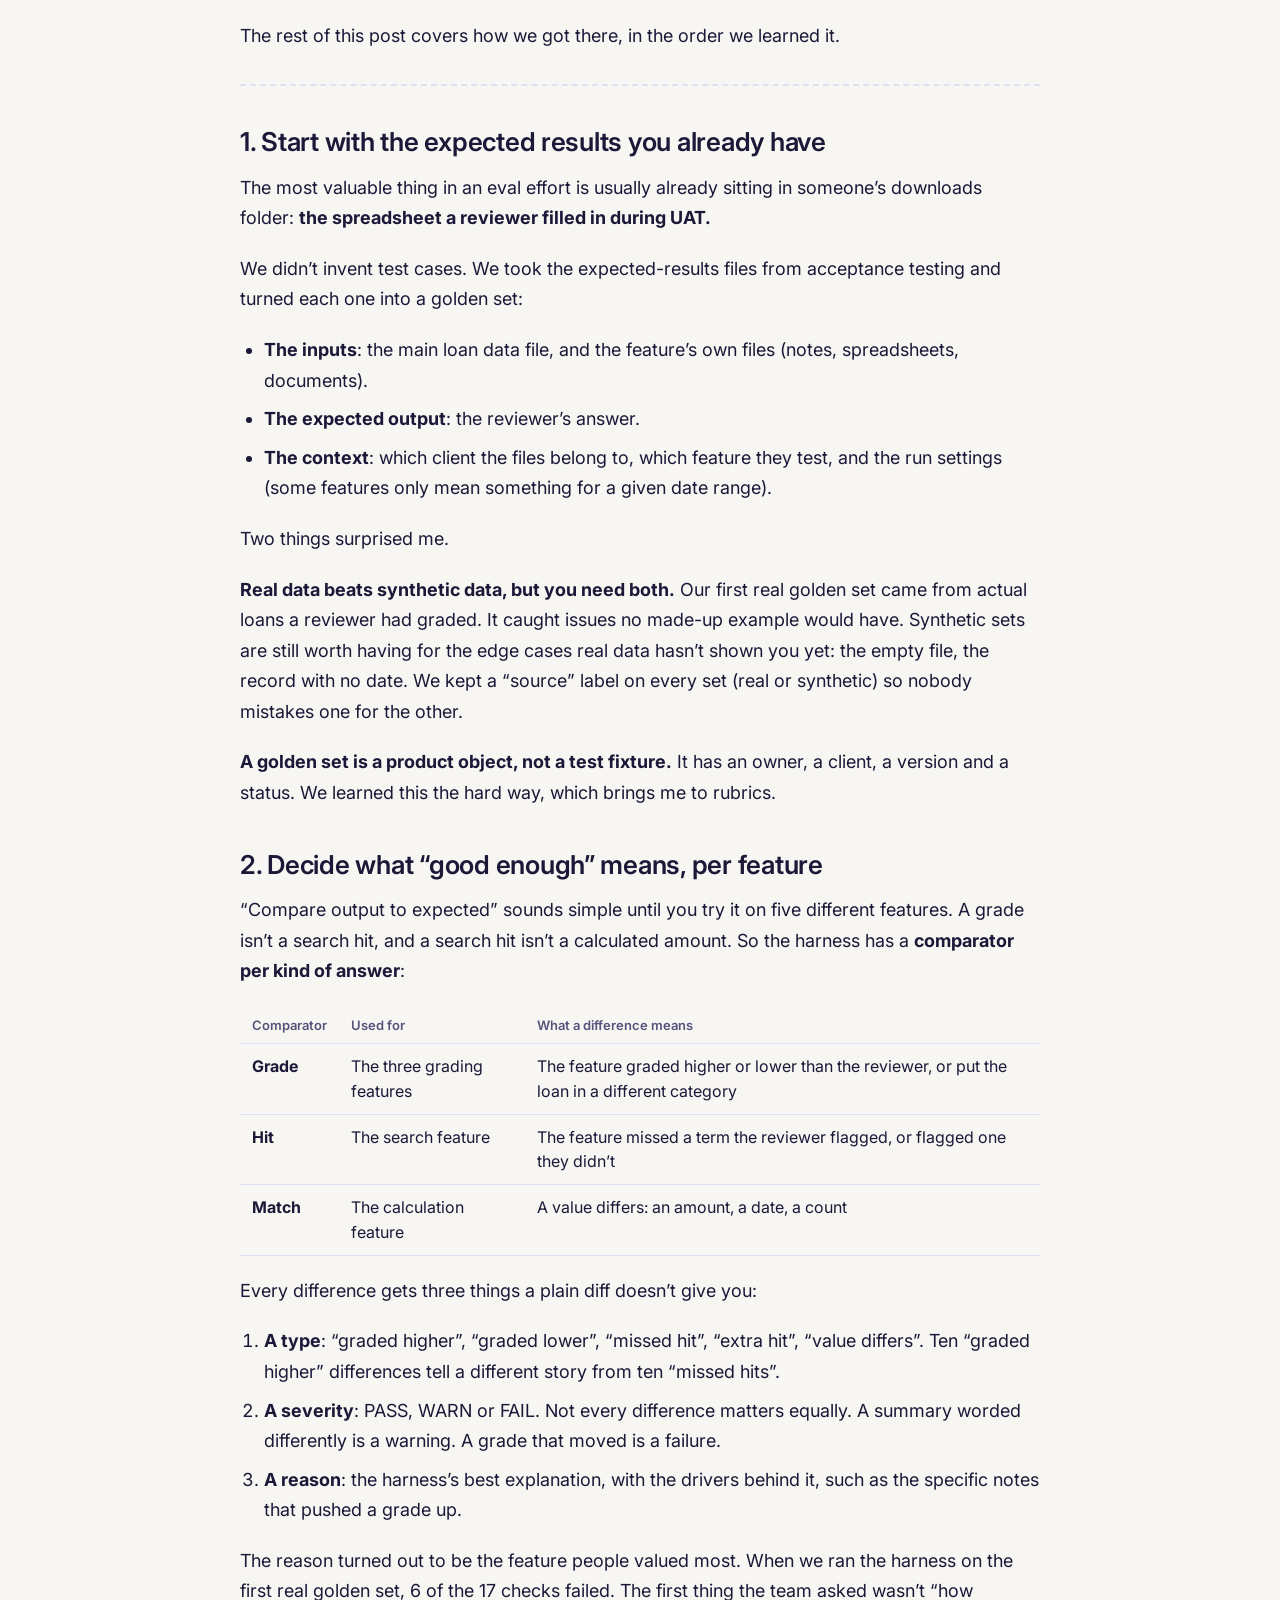
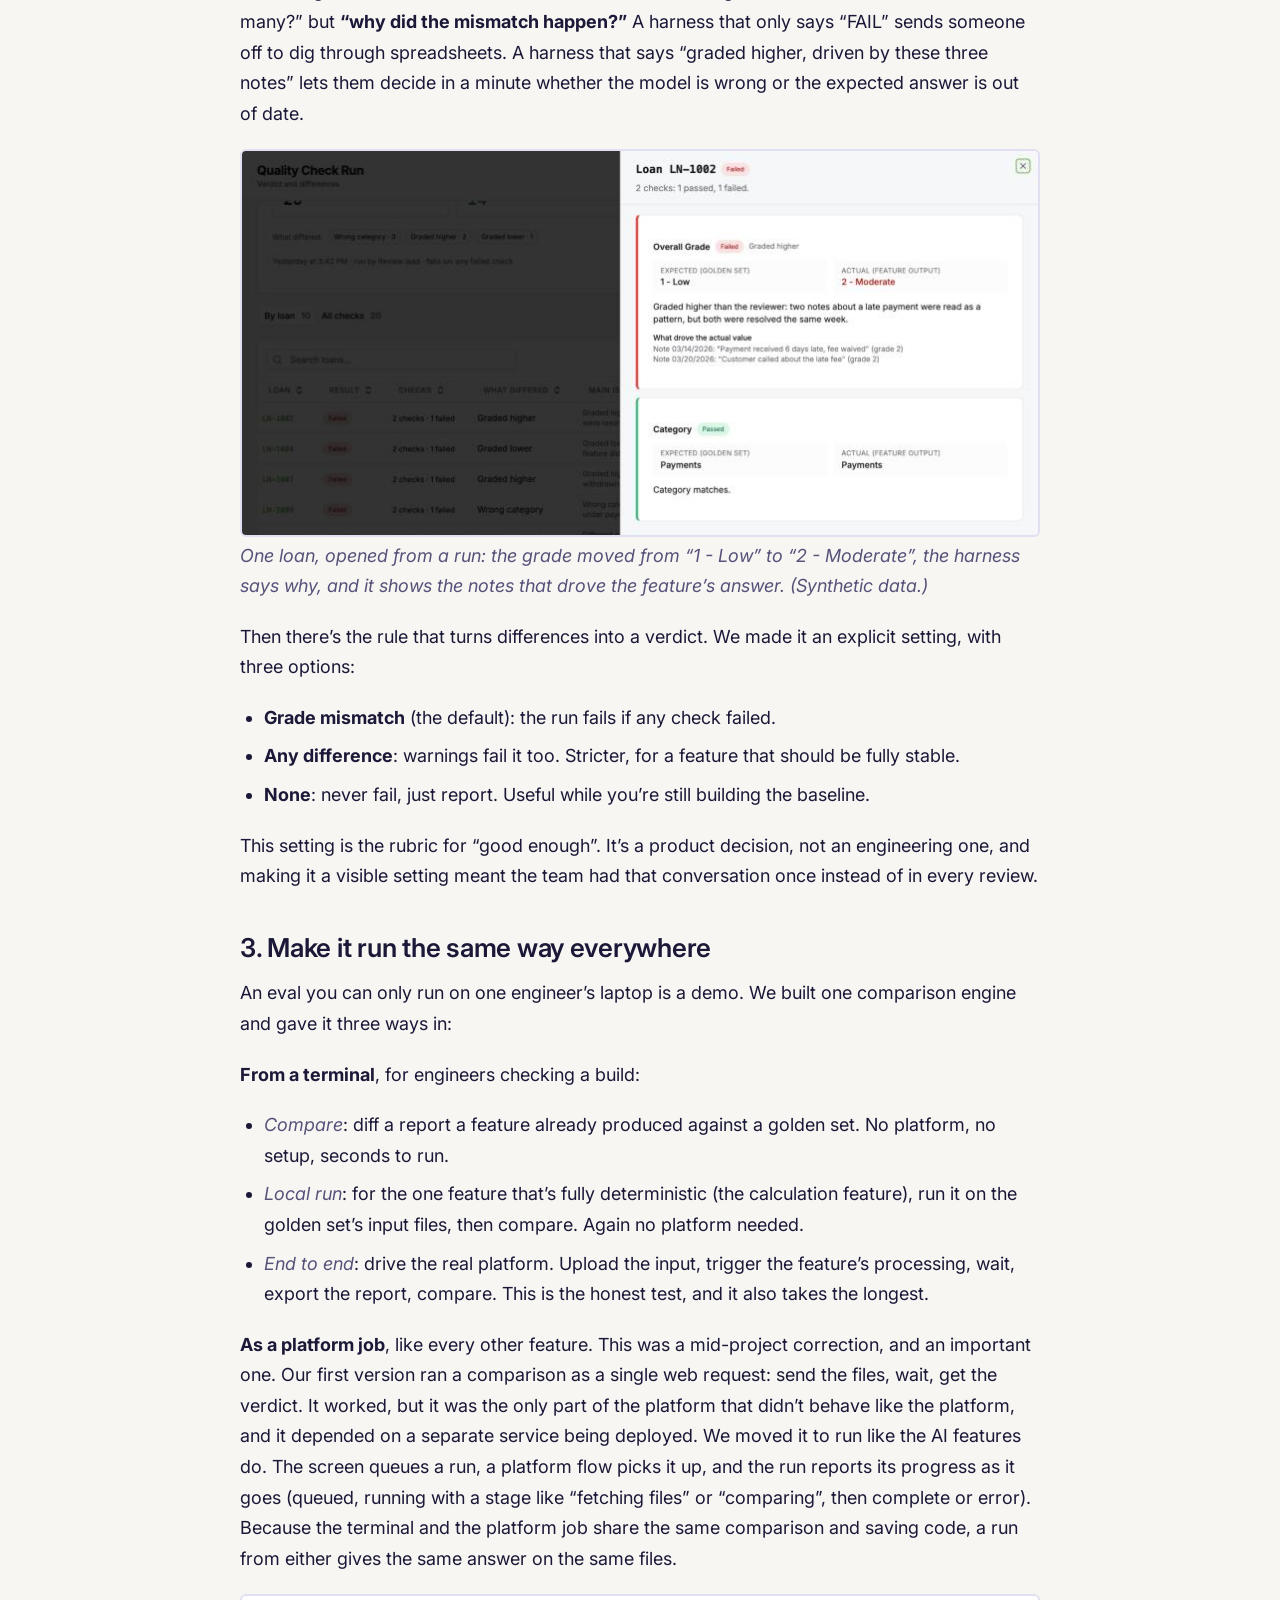
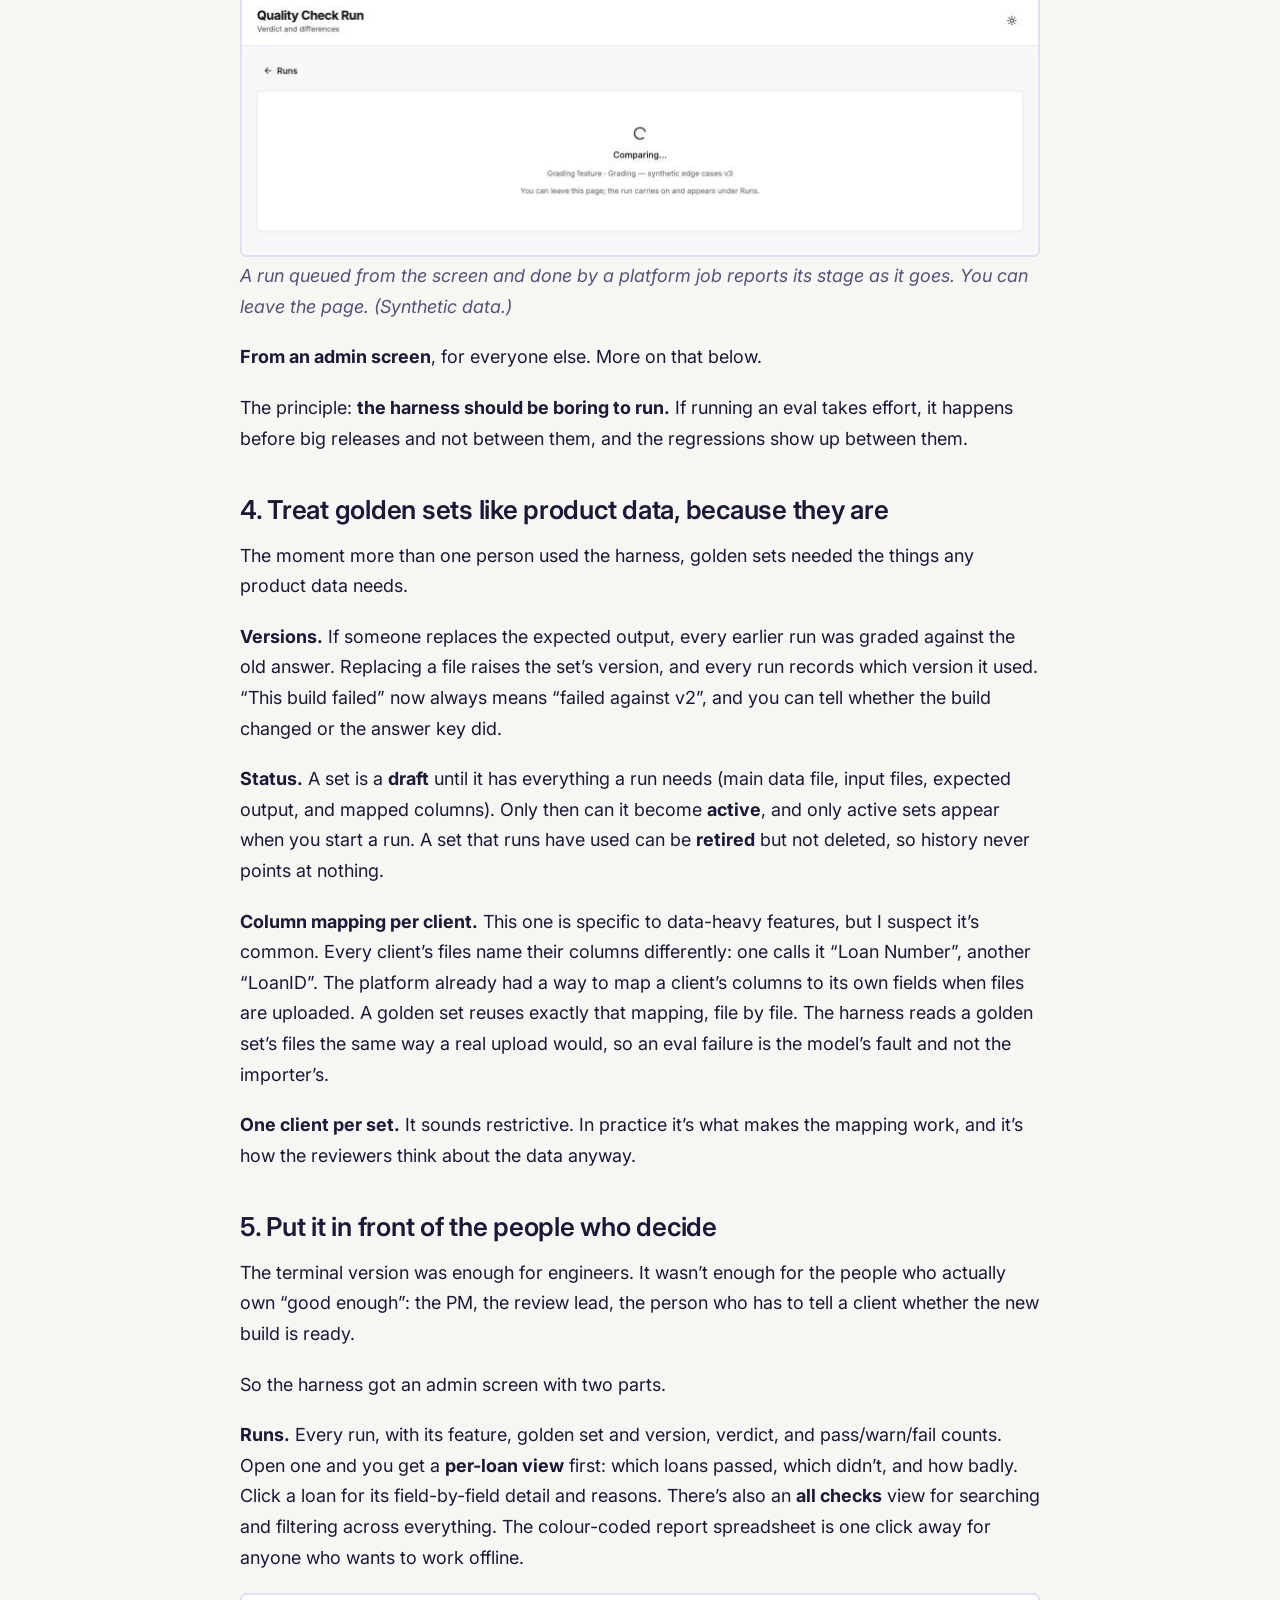
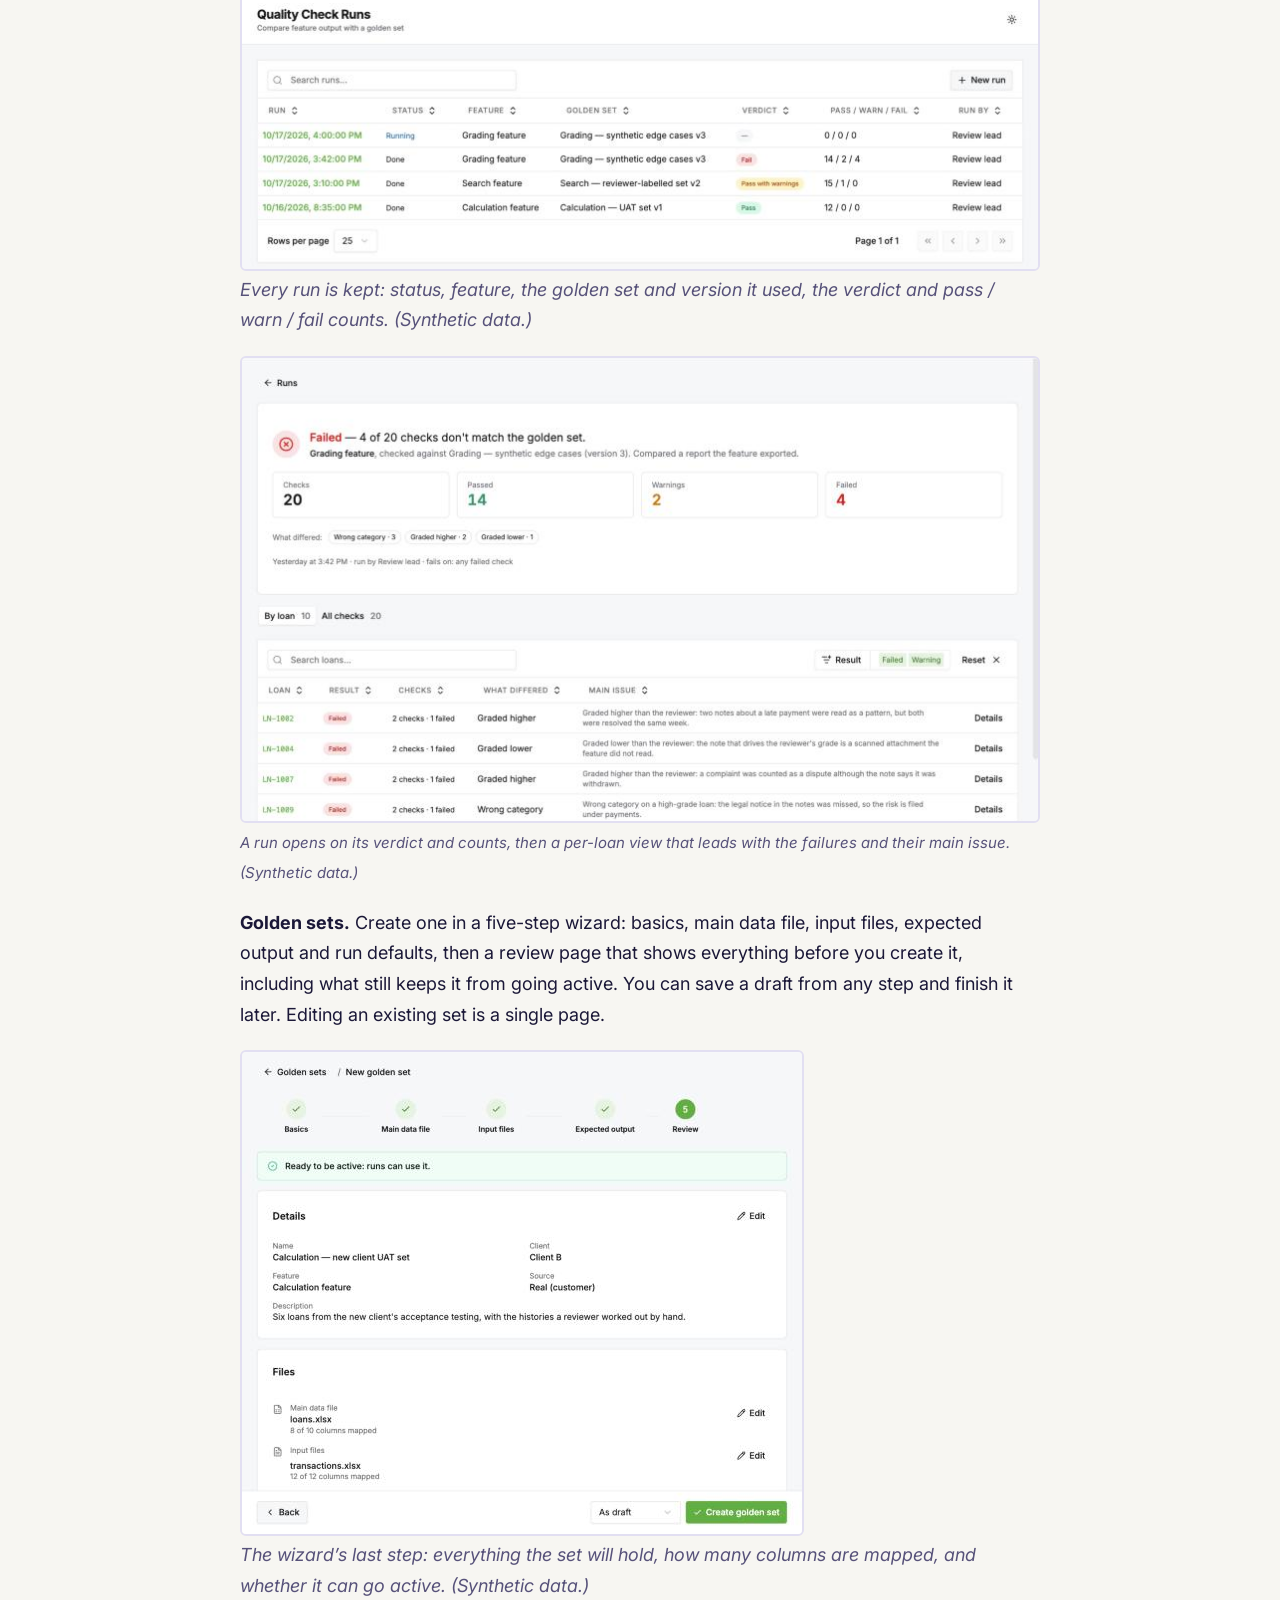
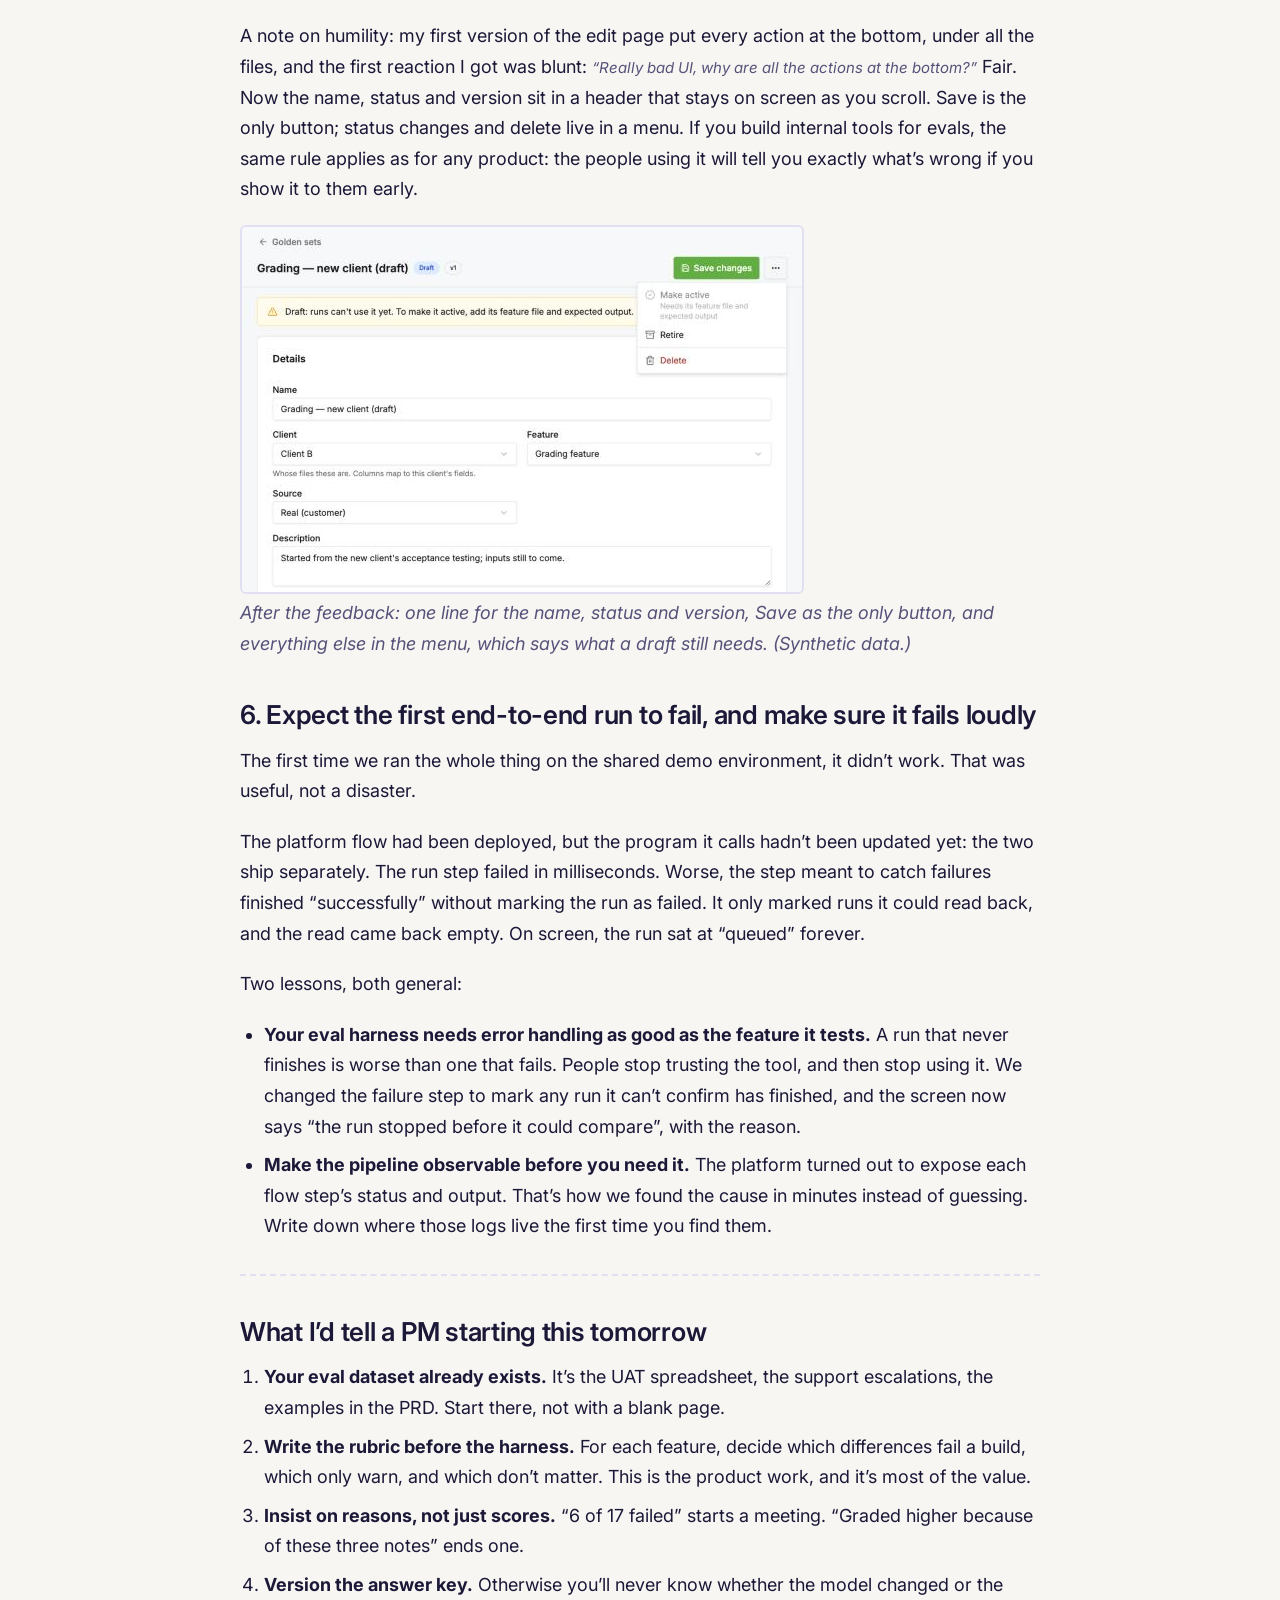
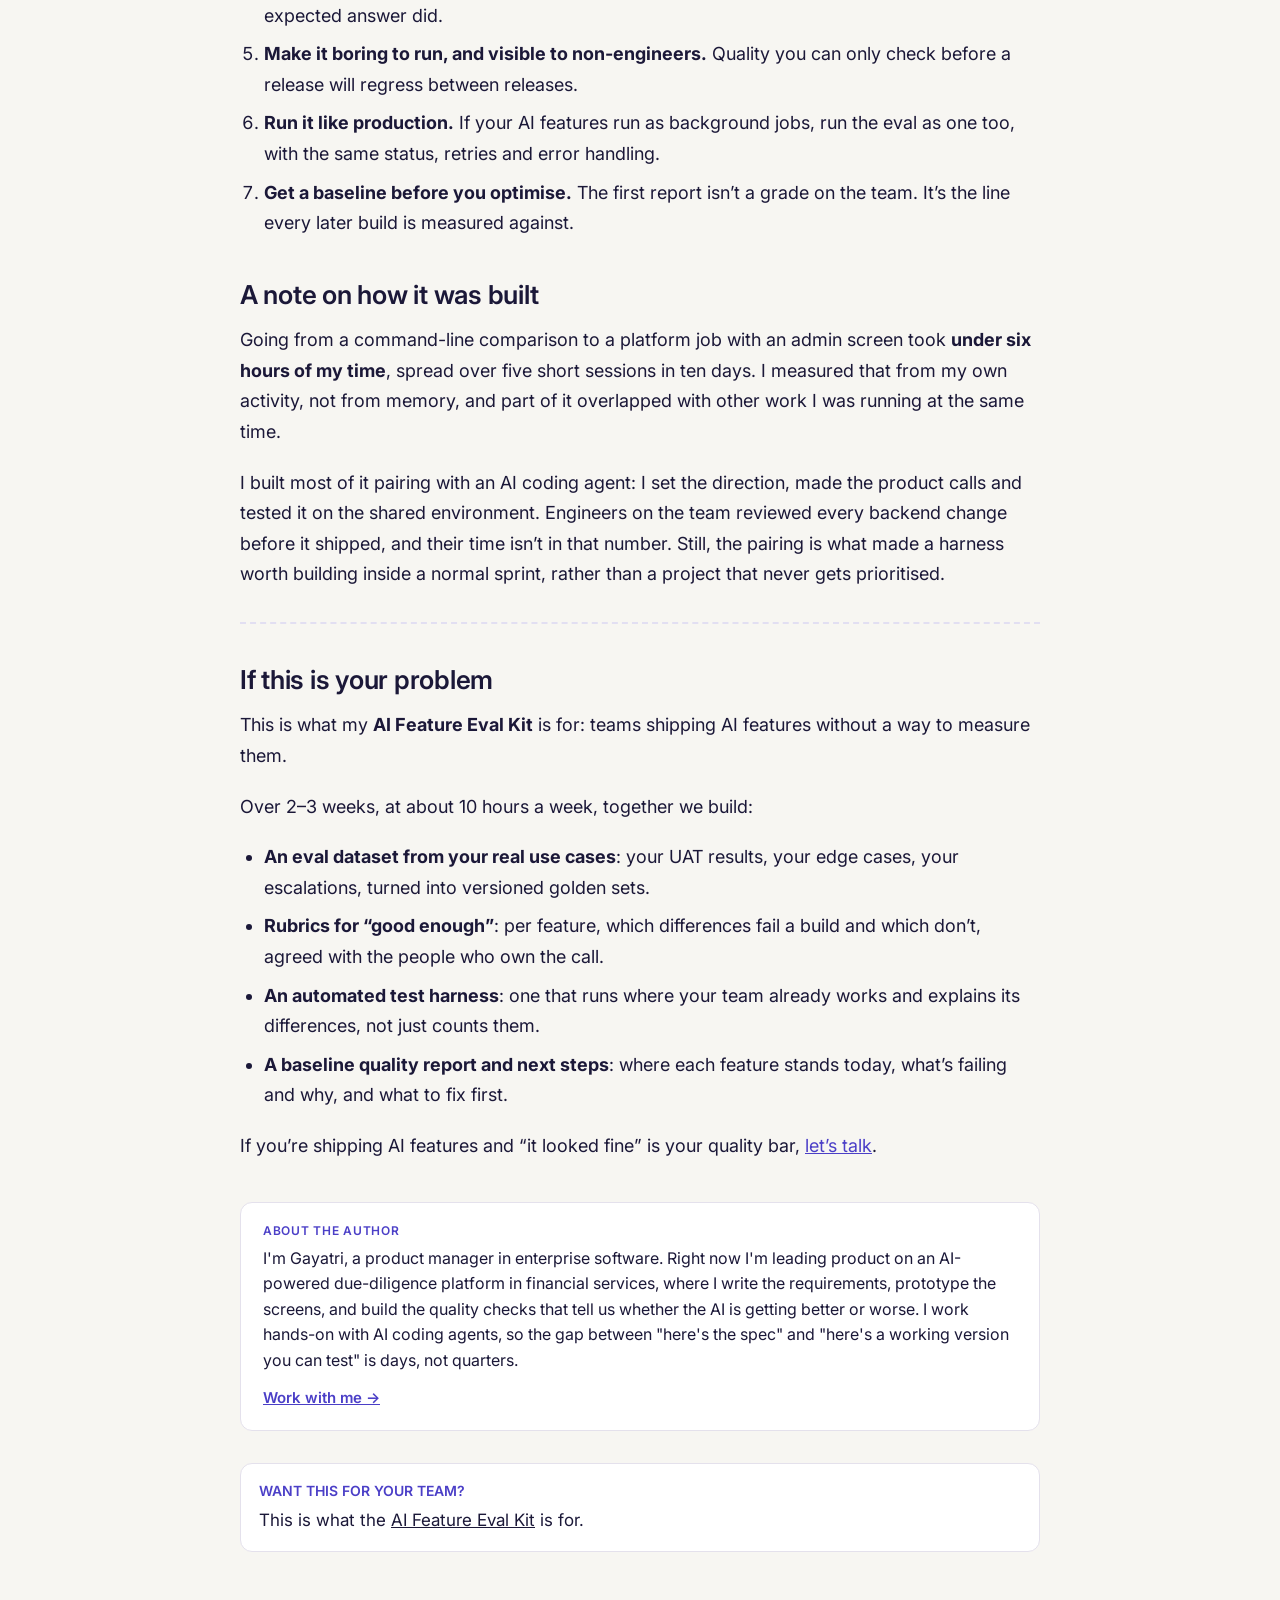
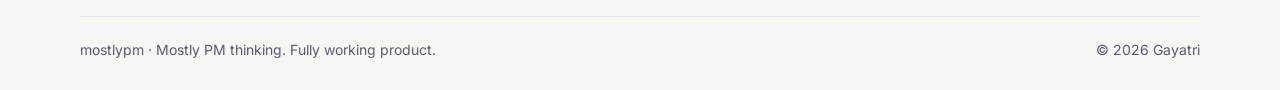
<file: notes/ai-feature-eval-harness/index.html>
<!doctype html>
<html lang="en" class="classic" data-fixed-mode="classic">
<head>
<meta charset="utf-8">
<meta name="viewport" content="width=device-width, initial-scale=1, viewport-fit=cover">
<title>We shipped five AI features and couldn&#x27;t say if the next build was better. So we built a harness. · mostlypm</title>
<meta name="description" content="How a QC harness for a mortgage due-diligence platform turned &quot;looks fine to me&quot; into a verdict anyone on the team can run, and what it taught me about evaluating AI features.">
<link rel="canonical" href="https://mostlypm.com/notes/ai-feature-eval-harness/">
<meta property="og:title" content="We shipped five AI features and couldn&#x27;t say if the next build was better. So we built a harness.">
<meta property="og:description" content="How a QC harness for a mortgage due-diligence platform turned &quot;looks fine to me&quot; into a verdict anyone on the team can run, and what it taught me about evaluating AI features.">
<meta property="og:url" content="https://mostlypm.com/notes/ai-feature-eval-harness/">
<meta property="og:type" content="article">
<link rel="icon" href="/assets/favicon.svg" type="image/svg+xml">
<script>(function(){var d=new Date(),t=d.getFullYear()+'-'+(d.getMonth()+1)+'-'+d.getDate(),c=d.getDay()===1;try{var s=JSON.parse(localStorage.getItem('mpm-quest-v2')||'null');if(s&&s.modeDay===t)c=!!s.classic}catch(e){}if(c)document.documentElement.classList.add('classic')})()</script>
<link rel="preconnect" href="https://fonts.googleapis.com">
<link rel="preconnect" href="https://fonts.gstatic.com" crossorigin>
<link href="https://fonts.googleapis.com/css2?family=Inter:wght@400;500;600;700;800&family=JetBrains+Mono:wght@400;500&display=swap" rel="stylesheet">
<link rel="stylesheet" href="/assets/game.css?v=1018x">
</head>
<body>
<header class="hud">
  <div class="g"><div class="in hud-in">
    <a class="logo" href="/">mostly<span>pm</span></a>
    <nav class="hud-nav" aria-label="Main"><a href="/" class="nav-home">Home</a><a href="/" data-quest-link>Quest</a><a href="/notes/">Notes</a><a href="/work/">Work with me</a></nav>
    <div class="stats game-only">
      <div class="xp"><span>Week XP</span><span class="xpbar" aria-hidden="true"><i id="xpfill"></i></span><span id="xptext">0 / 1050</span></div>
      <div class="badges" aria-label="Levels cleared this week"><span class="badges-k">Cleared</span><span class="badge" id="b-u" title="Level 1: Understand">1</span><span class="badge" id="b-p" title="Level 2: Prove">2</span><span class="badge" id="b-s" title="Level 3: Shape and ship">3</span><span class="badge wide" id="b-d" title="Side quest">Side</span></div>
    </div>
    <a class="mode-btn" href="/#play" data-play-game>Play the quest</a>
  </div></div>
</header>
<main class="g"><div class="in">
  <article class="read-wrap">
    <a class="crumb" href="/notes/">← All notes</a>
    <header class="read-head">
      <div class="k">Side quest · Case study</div>
      <h1>We shipped five AI features and couldn&#x27;t say if the next build was better. So we built a harness.</h1>
      <p class="dek">How a QC harness for a mortgage due-diligence platform turned &quot;looks fine to me&quot; into a verdict anyone on the team can run, and what it taught me about evaluating AI features.</p>
      <div class="meta"><span>Gayatri</span><span>2026-10-18</span></div>
    </header>
    <div class="play-banner"><span>This week's side quest is based on this post.</span><a class="btn sm" data-level-link="side" href="/">Play it · 1 min</a></div>
    <div class="paper">
<p><em>All screenshots use synthetic data, with feature and client names made generic.</em></p>
<hr />
<h2>The problem nobody had a ticket for</h2>
<p>The platform I was working on reviews loan files for mortgage due diligence. Five of its features lean on AI or on logic complex enough to behave like it. They come in three kinds:</p>
<ul>
<li><strong>Grading features (three of them)</strong>: read free text or scanned documents about a loan and assign a grade or category, the way a reviewer would.</li>
<li><strong>A search feature</strong>: flags loans whose documents mention terms a reviewer cares about.</li>
<li><strong>A calculation feature</strong>: rebuilds a figure-by-figure history from raw files and judges it.</li>
</ul>
<p>Each feature had been through user acceptance testing. For each one, reviewers had produced an &ldquo;expected results&rdquo; spreadsheet: for these loans, this is the grade, these are the hits, this is the history a person would give.</p>
<p>Then the builds kept coming. A new prompt. A different model. A fix to how a date column is parsed. A new client whose files look slightly different. Every change raised the same question: <strong>is it still right?</strong></p>
<p>The honest answer was &ldquo;someone opened the output next to the expected spreadsheet and it looked fine.&rdquo; That doesn&rsquo;t scale, it isn&rsquo;t repeatable, and it can&rsquo;t tell you <em>how much</em> worse a build got, or <em>why</em>.</p>
<p>If you ship AI features, you probably have this problem too. There&rsquo;s no bug to file, because nothing crashed. The feature just quietly gets better or worse, and nobody can say which.</p>
<h2>What we built, in one paragraph</h2>
<p>A <strong>QC harness</strong>. You give it a feature&rsquo;s output and a <strong>golden set</strong> (the inputs plus the expected result a person signed off). It compares the two field by field and explains every difference: what kind it is, how serious it is, and why it probably happened. It ends with a verdict: <strong>PASS, PASS WITH WARNINGS, or FAIL</strong>. It runs from a terminal for engineers, as a platform job like every other feature, and from an admin screen for anyone on the team. Every run is kept, so quality has a history.</p>
<p>The rest of this post covers how we got there, in the order we learned it.</p>
<hr />
<h2>1. Start with the expected results you already have</h2>
<p>The most valuable thing in an eval effort is usually already sitting in someone&rsquo;s downloads folder: <strong>the spreadsheet a reviewer filled in during UAT.</strong></p>
<p>We didn&rsquo;t invent test cases. We took the expected-results files from acceptance testing and turned each one into a golden set:</p>
<ul>
<li><strong>The inputs</strong>: the main loan data file, and the feature&rsquo;s own files (notes, spreadsheets, documents).</li>
<li><strong>The expected output</strong>: the reviewer&rsquo;s answer.</li>
<li><strong>The context</strong>: which client the files belong to, which feature they test, and the run settings (some features only mean something for a given date range).</li>
</ul>
<p>Two things surprised me.</p>
<p><strong>Real data beats synthetic data, but you need both.</strong> Our first real golden set came from actual loans a reviewer had graded. It caught issues no made-up example would have. Synthetic sets are still worth having for the edge cases real data hasn&rsquo;t shown you yet: the empty file, the record with no date. We kept a &ldquo;source&rdquo; label on every set (real or synthetic) so nobody mistakes one for the other.</p>
<p><strong>A golden set is a product object, not a test fixture.</strong> It has an owner, a client, a version and a status. We learned this the hard way, which brings me to rubrics.</p>
<h2>2. Decide what &ldquo;good enough&rdquo; means, per feature</h2>
<p>&ldquo;Compare output to expected&rdquo; sounds simple until you try it on five different features. A grade isn&rsquo;t a search hit, and a search hit isn&rsquo;t a calculated amount. So the harness has a <strong>comparator per kind of answer</strong>:</p>
<div class="tbl"><table>
<thead>
<tr>
<th>Comparator</th>
<th>Used for</th>
<th>What a difference means</th>
</tr>
</thead>
<tbody>
<tr>
<td><strong>Grade</strong></td>
<td>The three grading features</td>
<td>The feature graded higher or lower than the reviewer, or put the loan in a different category</td>
</tr>
<tr>
<td><strong>Hit</strong></td>
<td>The search feature</td>
<td>The feature missed a term the reviewer flagged, or flagged one they didn&rsquo;t</td>
</tr>
<tr>
<td><strong>Match</strong></td>
<td>The calculation feature</td>
<td>A value differs: an amount, a date, a count</td>
</tr>
</tbody>
</table></div>
<p>Every difference gets three things a plain diff doesn&rsquo;t give you:</p>
<ol>
<li><strong>A type</strong>: &ldquo;graded higher&rdquo;, &ldquo;graded lower&rdquo;, &ldquo;missed hit&rdquo;, &ldquo;extra hit&rdquo;, &ldquo;value differs&rdquo;. Ten &ldquo;graded higher&rdquo; differences tell a different story from ten &ldquo;missed hits&rdquo;.</li>
<li><strong>A severity</strong>: PASS, WARN or FAIL. Not every difference matters equally. A summary worded differently is a warning. A grade that moved is a failure.</li>
<li><strong>A reason</strong>: the harness&rsquo;s best explanation, with the drivers behind it, such as the specific notes that pushed a grade up.</li>
</ol>
<p>The reason turned out to be the feature people valued most. When we ran the harness on the first real golden set, 6 of the 17 checks failed. The first thing the team asked wasn&rsquo;t &ldquo;how many?&rdquo; but <strong>&ldquo;why did the mismatch happen?&rdquo;</strong> A harness that only says &ldquo;FAIL&rdquo; sends someone off to dig through spreadsheets. A harness that says &ldquo;graded higher, driven by these three notes&rdquo; lets them decide in a minute whether the model is wrong or the expected answer is out of date.</p>
<p><img loading="lazy" alt="One loan's checks: expected against actual, with the reason and the notes behind the grade" src="/assets/notes/eval-harness/03-loan-detail.png" />
<em>One loan, opened from a run: the grade moved from &ldquo;1 - Low&rdquo; to &ldquo;2 - Moderate&rdquo;, the harness says why, and it shows the notes that drove the feature&rsquo;s answer. (Synthetic data.)</em></p>
<p>Then there&rsquo;s the rule that turns differences into a verdict. We made it an explicit setting, with three options:</p>
<ul>
<li><strong>Grade mismatch</strong> (the default): the run fails if any check failed.</li>
<li><strong>Any difference</strong>: warnings fail it too. Stricter, for a feature that should be fully stable.</li>
<li><strong>None</strong>: never fail, just report. Useful while you&rsquo;re still building the baseline.</li>
</ul>
<p>This setting is the rubric for &ldquo;good enough&rdquo;. It&rsquo;s a product decision, not an engineering one, and making it a visible setting meant the team had that conversation once instead of in every review.</p>
<h2>3. Make it run the same way everywhere</h2>
<p>An eval you can only run on one engineer&rsquo;s laptop is a demo. We built one comparison engine and gave it three ways in:</p>
<p><strong>From a terminal</strong>, for engineers checking a build:</p>
<ul>
<li><em>Compare</em>: diff a report a feature already produced against a golden set. No platform, no setup, seconds to run.</li>
<li><em>Local run</em>: for the one feature that&rsquo;s fully deterministic (the calculation feature), run it on the golden set&rsquo;s input files, then compare. Again no platform needed.</li>
<li><em>End to end</em>: drive the real platform. Upload the input, trigger the feature&rsquo;s processing, wait, export the report, compare. This is the honest test, and it also takes the longest.</li>
</ul>
<p><strong>As a platform job</strong>, like every other feature. This was a mid-project correction, and an important one. Our first version ran a comparison as a single web request: send the files, wait, get the verdict. It worked, but it was the only part of the platform that didn&rsquo;t behave like the platform, and it depended on a separate service being deployed. We moved it to run like the AI features do. The screen queues a run, a platform flow picks it up, and the run reports its progress as it goes (queued, running with a stage like &ldquo;fetching files&rdquo; or &ldquo;comparing&rdquo;, then complete or error). Because the terminal and the platform job share the same comparison and saving code, a run from either gives the same answer on the same files.</p>
<p><img loading="lazy" alt="A run in progress, showing its current stage" src="/assets/notes/eval-harness/04-run-in-progress.png" />
<em>A run queued from the screen and done by a platform job reports its stage as it goes. You can leave the page. (Synthetic data.)</em></p>
<p><strong>From an admin screen</strong>, for everyone else. More on that below.</p>
<p>The principle: <strong>the harness should be boring to run.</strong> If running an eval takes effort, it happens before big releases and not between them, and the regressions show up between them.</p>
<h2>4. Treat golden sets like product data, because they are</h2>
<p>The moment more than one person used the harness, golden sets needed the things any product data needs.</p>
<p><strong>Versions.</strong> If someone replaces the expected output, every earlier run was graded against the old answer. Replacing a file raises the set&rsquo;s version, and every run records which version it used. &ldquo;This build failed&rdquo; now always means &ldquo;failed against v2&rdquo;, and you can tell whether the build changed or the answer key did.</p>
<p><strong>Status.</strong> A set is a <strong>draft</strong> until it has everything a run needs (main data file, input files, expected output, and mapped columns). Only then can it become <strong>active</strong>, and only active sets appear when you start a run. A set that runs have used can be <strong>retired</strong> but not deleted, so history never points at nothing.</p>
<p><strong>Column mapping per client.</strong> This one is specific to data-heavy features, but I suspect it&rsquo;s common. Every client&rsquo;s files name their columns differently: one calls it &ldquo;Loan Number&rdquo;, another &ldquo;LoanID&rdquo;. The platform already had a way to map a client&rsquo;s columns to its own fields when files are uploaded. A golden set reuses exactly that mapping, file by file. The harness reads a golden set&rsquo;s files the same way a real upload would, so an eval failure is the model&rsquo;s fault and not the importer&rsquo;s.</p>
<p><strong>One client per set.</strong> It sounds restrictive. In practice it&rsquo;s what makes the mapping work, and it&rsquo;s how the reviewers think about the data anyway.</p>
<h2>5. Put it in front of the people who decide</h2>
<p>The terminal version was enough for engineers. It wasn&rsquo;t enough for the people who actually own &ldquo;good enough&rdquo;: the PM, the review lead, the person who has to tell a client whether the new build is ready.</p>
<p>So the harness got an admin screen with two parts.</p>
<p><strong>Runs.</strong> Every run, with its feature, golden set and version, verdict, and pass/warn/fail counts. Open one and you get a <strong>per-loan view</strong> first: which loans passed, which didn&rsquo;t, and how badly. Click a loan for its field-by-field detail and reasons. There&rsquo;s also an <strong>all checks</strong> view for searching and filtering across everything. The colour-coded report spreadsheet is one click away for anyone who wants to work offline.</p>
<p><img loading="lazy" alt="The runs list: each run's status, feature, golden set and version, verdict and counts" src="/assets/notes/eval-harness/01-runs-list.png" />
<em>Every run is kept: status, feature, the golden set and version it used, the verdict and pass / warn / fail counts. (Synthetic data.)</em></p>
<p><img loading="lazy" alt="A failed run: verdict, counts, what differed, and the per-loan view with each loan's main issue" src="/assets/notes/eval-harness/02-run-result.png" />
<em>A run opens on its verdict and counts, then a per-loan view that leads with the failures and their main issue. (Synthetic data.)</em></p>
<p><strong>Golden sets.</strong> Create one in a five-step wizard: basics, main data file, input files, expected output and run defaults, then a review page that shows everything before you create it, including what still keeps it from going active. You can save a draft from any step and finish it later. Editing an existing set is a single page.</p>
<p><img loading="lazy" alt="The last step of the golden set wizard: a review of everything before Create" src="/assets/notes/eval-harness/05-golden-set-review.png" />
<em>The wizard&rsquo;s last step: everything the set will hold, how many columns are mapped, and whether it can go active. (Synthetic data.)</em></p>
<p>A note on humility: my first version of the edit page put every action at the bottom, under all the files, and the first reaction I got was blunt: <em>&ldquo;Really bad UI, why are all the actions at the bottom?&rdquo;</em> Fair. Now the name, status and version sit in a header that stays on screen as you scroll. Save is the only button; status changes and delete live in a menu. If you build internal tools for evals, the same rule applies as for any product: the people using it will tell you exactly what&rsquo;s wrong if you show it to them early.</p>
<p><img loading="lazy" alt="The golden set edit page: name, status and version in a header with Save and a menu of actions" src="/assets/notes/eval-harness/06-golden-set-edit.png" />
<em>After the feedback: one line for the name, status and version, Save as the only button, and everything else in the menu, which says what a draft still needs. (Synthetic data.)</em></p>
<h2>6. Expect the first end-to-end run to fail, and make sure it fails loudly</h2>
<p>The first time we ran the whole thing on the shared demo environment, it didn&rsquo;t work. That was useful, not a disaster.</p>
<p>The platform flow had been deployed, but the program it calls hadn&rsquo;t been updated yet: the two ship separately. The run step failed in milliseconds. Worse, the step meant to catch failures finished &ldquo;successfully&rdquo; without marking the run as failed. It only marked runs it could read back, and the read came back empty. On screen, the run sat at &ldquo;queued&rdquo; forever.</p>
<p>Two lessons, both general:</p>
<ul>
<li><strong>Your eval harness needs error handling as good as the feature it tests.</strong> A run that never finishes is worse than one that fails. People stop trusting the tool, and then stop using it. We changed the failure step to mark any run it can&rsquo;t confirm has finished, and the screen now says &ldquo;the run stopped before it could compare&rdquo;, with the reason.</li>
<li><strong>Make the pipeline observable before you need it.</strong> The platform turned out to expose each flow step&rsquo;s status and output. That&rsquo;s how we found the cause in minutes instead of guessing. Write down where those logs live the first time you find them.</li>
</ul>
<hr />
<h2>What I&rsquo;d tell a PM starting this tomorrow</h2>
<ol>
<li><strong>Your eval dataset already exists.</strong> It&rsquo;s the UAT spreadsheet, the support escalations, the examples in the PRD. Start there, not with a blank page.</li>
<li><strong>Write the rubric before the harness.</strong> For each feature, decide which differences fail a build, which only warn, and which don&rsquo;t matter. This is the product work, and it&rsquo;s most of the value.</li>
<li><strong>Insist on reasons, not just scores.</strong> &ldquo;6 of 17 failed&rdquo; starts a meeting. &ldquo;Graded higher because of these three notes&rdquo; ends one.</li>
<li><strong>Version the answer key.</strong> Otherwise you&rsquo;ll never know whether the model changed or the expected answer did.</li>
<li><strong>Make it boring to run, and visible to non-engineers.</strong> Quality you can only check before a release will regress between releases.</li>
<li><strong>Run it like production.</strong> If your AI features run as background jobs, run the eval as one too, with the same status, retries and error handling.</li>
<li><strong>Get a baseline before you optimise.</strong> The first report isn&rsquo;t a grade on the team. It&rsquo;s the line every later build is measured against.</li>
</ol>
<h2>A note on how it was built</h2>
<p>Going from a command-line comparison to a platform job with an admin screen took <strong>under six hours of my time</strong>, spread over five short sessions in ten days. I measured that from my own activity, not from memory, and part of it overlapped with other work I was running at the same time.</p>
<p>I built most of it pairing with an AI coding agent: I set the direction, made the product calls and tested it on the shared environment. Engineers on the team reviewed every backend change before it shipped, and their time isn&rsquo;t in that number. Still, the pairing is what made a harness worth building inside a normal sprint, rather than a project that never gets prioritised.</p>
<hr />
<h2>If this is your problem</h2>
<p>This is what my <strong>AI Feature Eval Kit</strong> is for: teams shipping AI features without a way to measure them.</p>
<p>Over 2–3 weeks, at about 10 hours a week, together we build:</p>
<ul>
<li><strong>An eval dataset from your real use cases</strong>: your UAT results, your edge cases, your escalations, turned into versioned golden sets.</li>
<li><strong>Rubrics for &ldquo;good enough&rdquo;</strong>: per feature, which differences fail a build and which don&rsquo;t, agreed with the people who own the call.</li>
<li><strong>An automated test harness</strong>: one that runs where your team already works and explains its differences, not just counts them.</li>
<li><strong>A baseline quality report and next steps</strong>: where each feature stands today, what&rsquo;s failing and why, and what to fix first.</li>
</ul>
<p>If you&rsquo;re shipping AI features and &ldquo;it looked fine&rdquo; is your quality bar, <a href="/work/">let&rsquo;s talk</a>.</p>
    </div>
    <aside class="author-box" aria-label="About the author">
      <div class="k">About the author</div>
      <p>I'm Gayatri, a product manager in enterprise software. Right now I'm leading product on an AI-powered due-diligence platform in financial services, where I write the requirements, prototype the screens, and build the quality checks that tell us whether the AI is getting better or worse. I work hands-on with AI coding agents, so the gap between "here's the spec" and "here's a working version you can test" is days, not quarters.</p>
      <a href="/work/">Work with me →</a>
    </aside>
    <aside class="series"><div class="k">Want this for your team?</div><p style="margin:8px 0 0">This is what the <a href="/work/">AI Feature Eval Kit</a> is for.</p></aside>
  </article>
  <footer class="foot"><span>mostlypm · Mostly PM thinking. Fully working product.</span><span>© 2026 Gayatri</span></footer>
</div></main>
<script src="/assets/quests.js?v=1018x"></script>
<script src="/assets/game.js?v=1018x"></script>
</body>
</html>
</file>
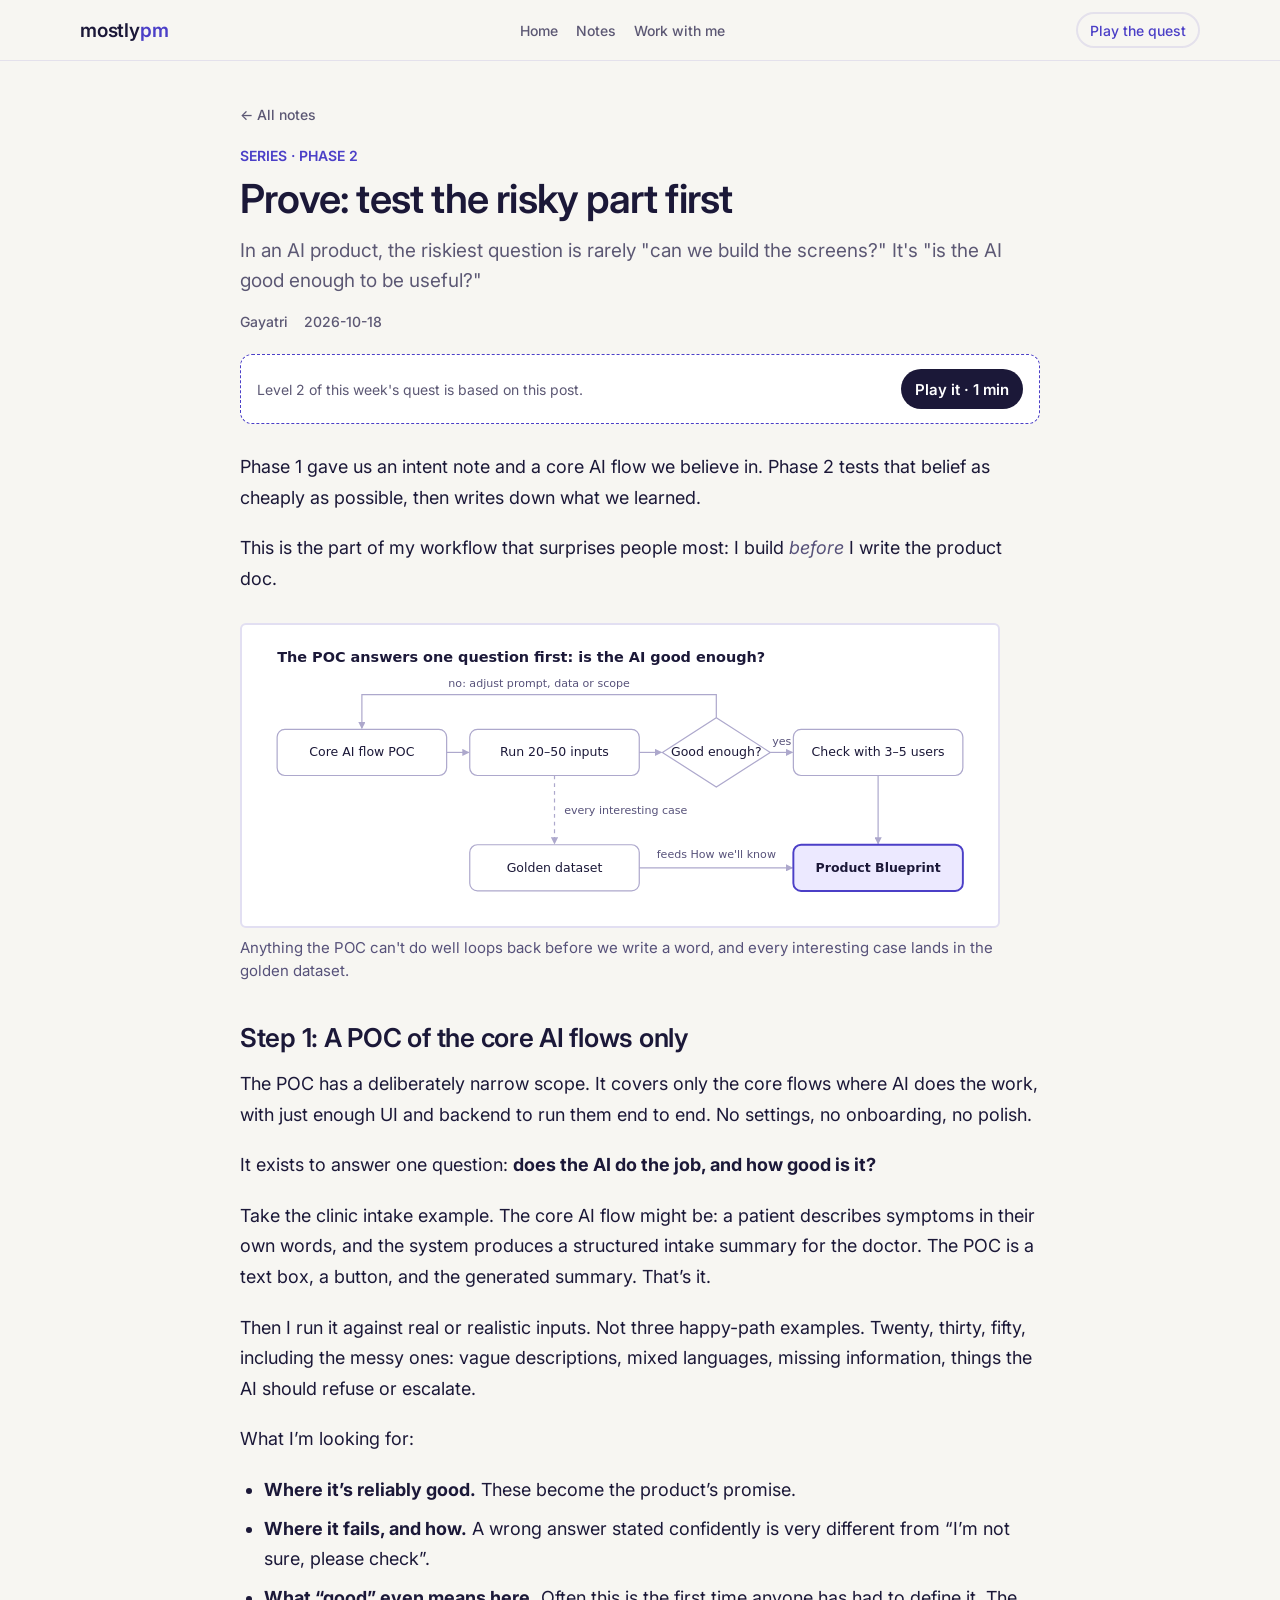
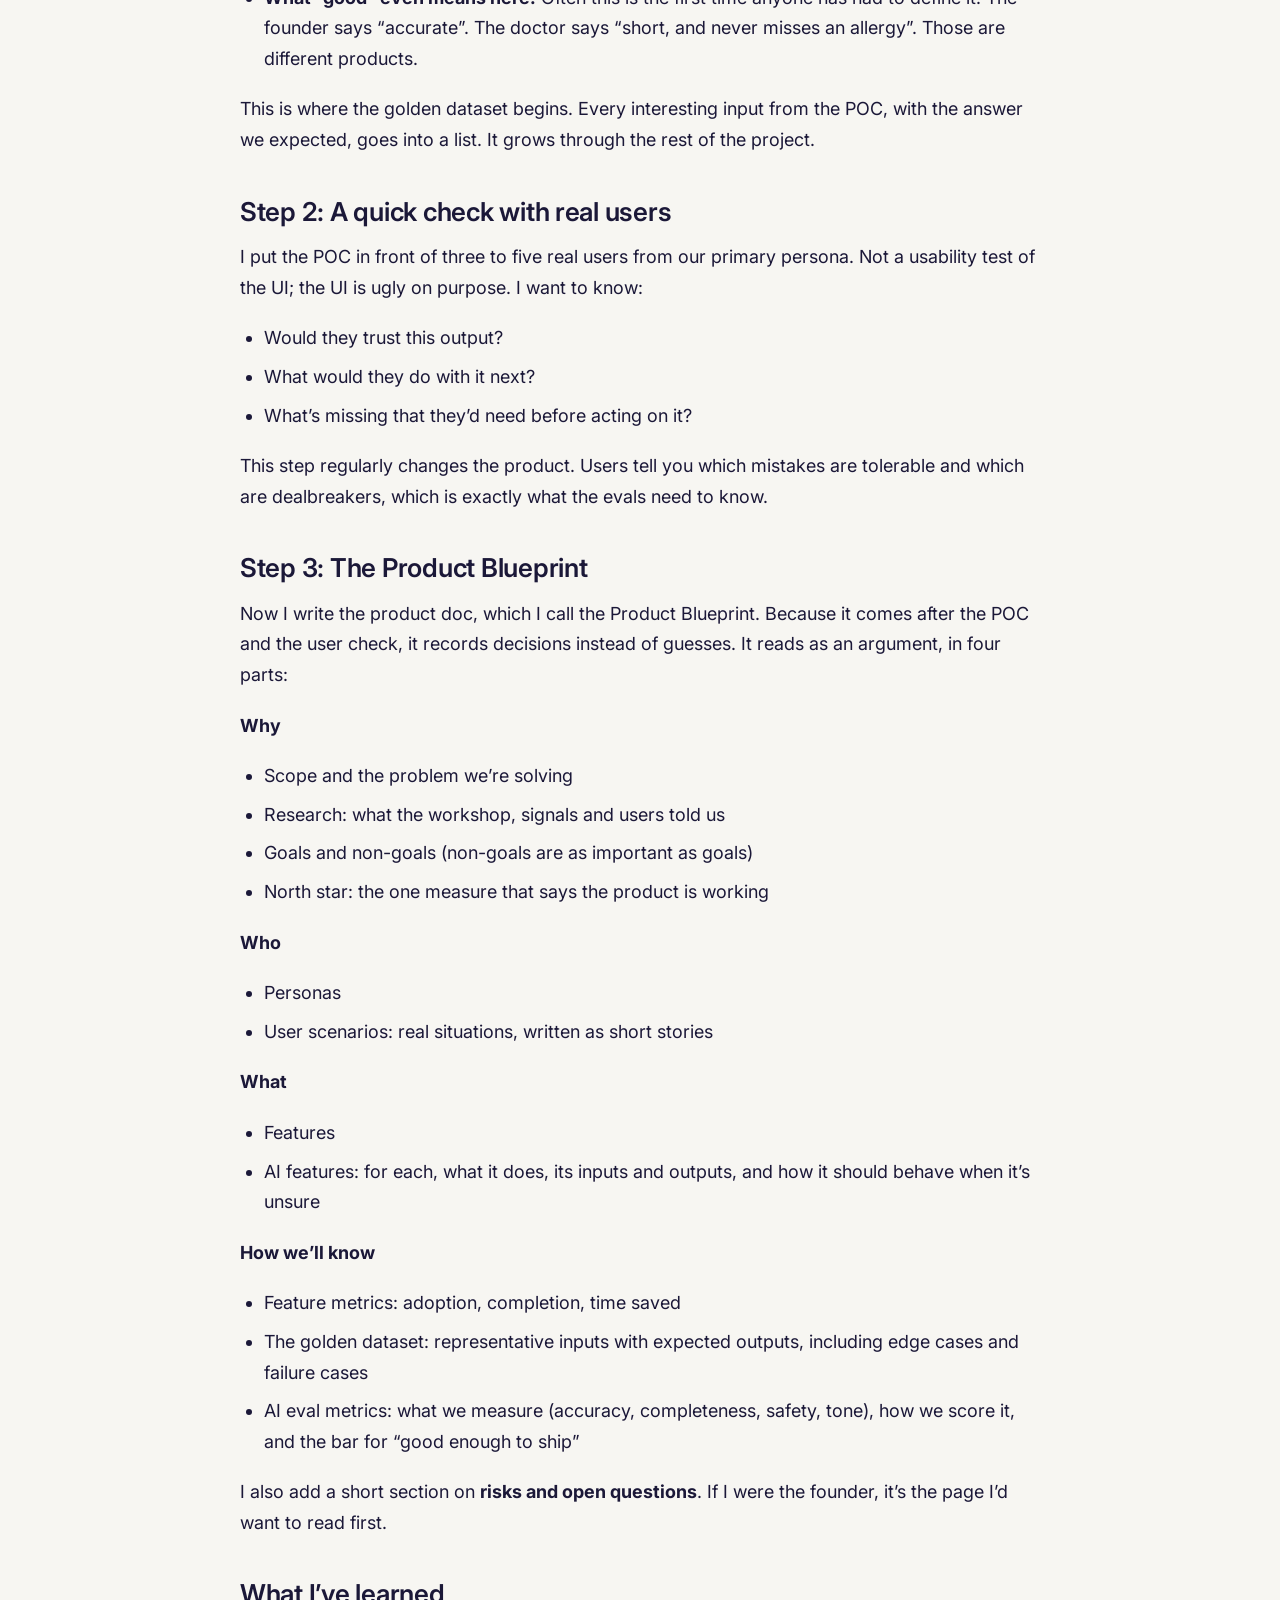
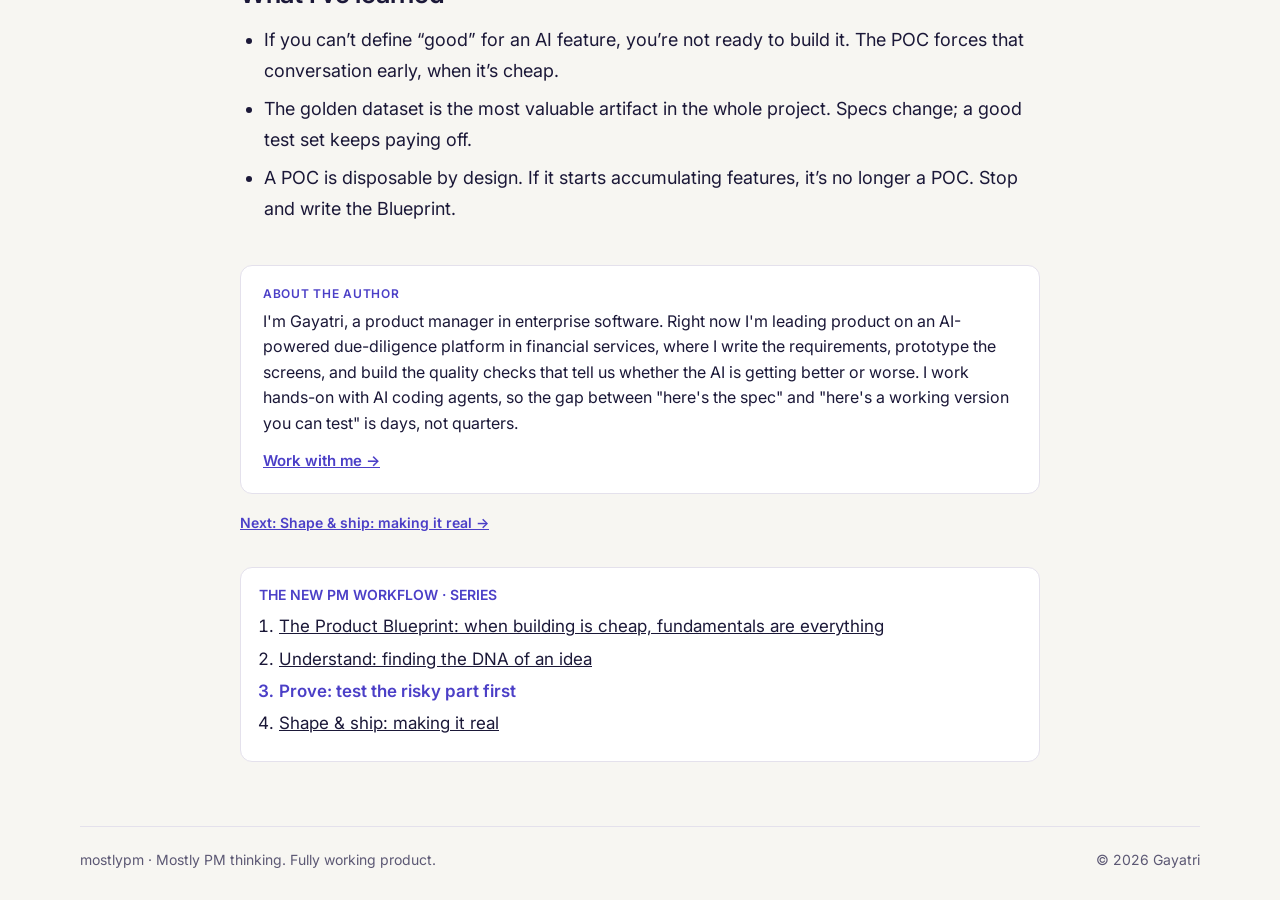
<file: notes/prove/index.html>
<!doctype html>
<html lang="en" class="classic" data-fixed-mode="classic">
<head>
<meta charset="utf-8">
<meta name="viewport" content="width=device-width, initial-scale=1, viewport-fit=cover">
<title>Prove: test the risky part first · mostlypm</title>
<meta name="description" content="In an AI product, the riskiest question is rarely &quot;can we build the screens?&quot; It&#x27;s &quot;is the AI good enough to be useful?&quot;">
<link rel="canonical" href="https://mostlypm.com/notes/prove/">
<meta property="og:title" content="Prove: test the risky part first">
<meta property="og:description" content="In an AI product, the riskiest question is rarely &quot;can we build the screens?&quot; It&#x27;s &quot;is the AI good enough to be useful?&quot;">
<meta property="og:url" content="https://mostlypm.com/notes/prove/">
<meta property="og:type" content="article">
<link rel="icon" href="/assets/favicon.svg" type="image/svg+xml">
<script>(function(){var d=new Date(),t=d.getFullYear()+'-'+(d.getMonth()+1)+'-'+d.getDate(),c=d.getDay()===1;try{var s=JSON.parse(localStorage.getItem('mpm-quest-v2')||'null');if(s&&s.modeDay===t)c=!!s.classic}catch(e){}if(c)document.documentElement.classList.add('classic')})()</script>
<link rel="preconnect" href="https://fonts.googleapis.com">
<link rel="preconnect" href="https://fonts.gstatic.com" crossorigin>
<link href="https://fonts.googleapis.com/css2?family=Inter:wght@400;500;600;700;800&family=JetBrains+Mono:wght@400;500&display=swap" rel="stylesheet">
<link rel="stylesheet" href="/assets/game.css?v=1018x">
</head>
<body>
<header class="hud">
  <div class="g"><div class="in hud-in">
    <a class="logo" href="/">mostly<span>pm</span></a>
    <nav class="hud-nav" aria-label="Main"><a href="/" class="nav-home">Home</a><a href="/" data-quest-link>Quest</a><a href="/notes/">Notes</a><a href="/work/">Work with me</a></nav>
    <div class="stats game-only">
      <div class="xp"><span>Week XP</span><span class="xpbar" aria-hidden="true"><i id="xpfill"></i></span><span id="xptext">0 / 1050</span></div>
      <div class="badges" aria-label="Levels cleared this week"><span class="badges-k">Cleared</span><span class="badge" id="b-u" title="Level 1: Understand">1</span><span class="badge" id="b-p" title="Level 2: Prove">2</span><span class="badge" id="b-s" title="Level 3: Shape and ship">3</span><span class="badge wide" id="b-d" title="Side quest">Side</span></div>
    </div>
    <a class="mode-btn" href="/#play" data-play-game>Play the quest</a>
  </div></div>
</header>
<main class="g"><div class="in">
  <article class="read-wrap">
    <a class="crumb" href="/notes/">← All notes</a>
    <header class="read-head">
      <div class="k">Series · Phase 2</div>
      <h1>Prove: test the risky part first</h1>
      <p class="dek">In an AI product, the riskiest question is rarely &quot;can we build the screens?&quot; It&#x27;s &quot;is the AI good enough to be useful?&quot;</p>
      <div class="meta"><span>Gayatri</span><span>2026-10-18</span></div>
    </header>
    <div class="play-banner"><span>Level 2 of this week's quest is based on this post.</span><a class="btn sm" data-level-link="2" href="/">Play it · 1 min</a></div>
    <div class="paper">
<p>Phase 1 gave us an intent note and a core AI flow we believe in. Phase 2 tests that belief as cheaply as possible, then writes down what we learned.</p>
<p>This is the part of my workflow that surprises people most: I build <em>before</em> I write the product doc.</p>
<figure>
<div class="frame"><img loading="lazy" src="/assets/diagrams/prove.svg" alt="Core AI flow POC, then run 20 to 50 inputs, then a decision: good enough? If no, adjust prompt, data or scope and loop back to the POC. If yes, check with 3 to 5 users, then write the Product Blueprint. Every interesting case from the runs goes into the golden dataset, which feeds the Blueprint." width="760" height="288"></div>
<figcaption>Anything the POC can't do well loops back before we write a word, and every interesting case lands in the golden dataset.</figcaption>
</figure>

<h2>Step 1: A POC of the core AI flows only</h2>
<p>The POC has a deliberately narrow scope. It covers only the core flows where AI does the work, with just enough UI and backend to run them end to end. No settings, no onboarding, no polish.</p>
<p>It exists to answer one question: <strong>does the AI do the job, and how good is it?</strong></p>
<p>Take the clinic intake example. The core AI flow might be: a patient describes symptoms in their own words, and the system produces a structured intake summary for the doctor. The POC is a text box, a button, and the generated summary. That&rsquo;s it.</p>
<p>Then I run it against real or realistic inputs. Not three happy-path examples. Twenty, thirty, fifty, including the messy ones: vague descriptions, mixed languages, missing information, things the AI should refuse or escalate.</p>
<p>What I&rsquo;m looking for:</p>
<ul>
<li><strong>Where it&rsquo;s reliably good.</strong> These become the product&rsquo;s promise.</li>
<li><strong>Where it fails, and how.</strong> A wrong answer stated confidently is very different from &ldquo;I&rsquo;m not sure, please check&rdquo;.</li>
<li><strong>What &ldquo;good&rdquo; even means here.</strong> Often this is the first time anyone has had to define it. The founder says &ldquo;accurate&rdquo;. The doctor says &ldquo;short, and never misses an allergy&rdquo;. Those are different products.</li>
</ul>
<p>This is where the golden dataset begins. Every interesting input from the POC, with the answer we expected, goes into a list. It grows through the rest of the project.</p>
<h2>Step 2: A quick check with real users</h2>
<p>I put the POC in front of three to five real users from our primary persona. Not a usability test of the UI; the UI is ugly on purpose. I want to know:</p>
<ul>
<li>Would they trust this output?</li>
<li>What would they do with it next?</li>
<li>What&rsquo;s missing that they&rsquo;d need before acting on it?</li>
</ul>
<p>This step regularly changes the product. Users tell you which mistakes are tolerable and which are dealbreakers, which is exactly what the evals need to know.</p>
<h2>Step 3: The Product Blueprint</h2>
<p>Now I write the product doc, which I call the Product Blueprint. Because it comes after the POC and the user check, it records decisions instead of guesses. It reads as an argument, in four parts:</p>
<p><strong>Why</strong></p>
<ul>
<li>Scope and the problem we&rsquo;re solving</li>
<li>Research: what the workshop, signals and users told us</li>
<li>Goals and non-goals (non-goals are as important as goals)</li>
<li>North star: the one measure that says the product is working</li>
</ul>
<p><strong>Who</strong></p>
<ul>
<li>Personas</li>
<li>User scenarios: real situations, written as short stories</li>
</ul>
<p><strong>What</strong></p>
<ul>
<li>Features</li>
<li>AI features: for each, what it does, its inputs and outputs, and how it should behave when it&rsquo;s unsure</li>
</ul>
<p><strong>How we&rsquo;ll know</strong></p>
<ul>
<li>Feature metrics: adoption, completion, time saved</li>
<li>The golden dataset: representative inputs with expected outputs, including edge cases and failure cases</li>
<li>AI eval metrics: what we measure (accuracy, completeness, safety, tone), how we score it, and the bar for &ldquo;good enough to ship&rdquo;</li>
</ul>
<p>I also add a short section on <strong>risks and open questions</strong>. If I were the founder, it&rsquo;s the page I&rsquo;d want to read first.</p>
<h2>What I&rsquo;ve learned</h2>
<ul>
<li>If you can&rsquo;t define &ldquo;good&rdquo; for an AI feature, you&rsquo;re not ready to build it. The POC forces that conversation early, when it&rsquo;s cheap.</li>
<li>The golden dataset is the most valuable artifact in the whole project. Specs change; a good test set keeps paying off.</li>
<li>A POC is disposable by design. If it starts accumulating features, it&rsquo;s no longer a POC. Stop and write the Blueprint.</li>
</ul>
    </div>
    <aside class="author-box" aria-label="About the author">
      <div class="k">About the author</div>
      <p>I'm Gayatri, a product manager in enterprise software. Right now I'm leading product on an AI-powered due-diligence platform in financial services, where I write the requirements, prototype the screens, and build the quality checks that tell us whether the AI is getting better or worse. I work hands-on with AI coding agents, so the gap between "here's the spec" and "here's a working version you can test" is days, not quarters.</p>
      <a href="/work/">Work with me →</a>
    </aside>
    <a class="next-link" href="/notes/shape-and-ship/">Next: Shape &amp; ship: making it real →</a><aside class="series" aria-label="Series"><div class="k">The new PM workflow · series</div><ol><li><a href="/notes/when-building-is-cheap/">The Product Blueprint: when building is cheap, fundamentals are everything</a></li><li><a href="/notes/understand/">Understand: finding the DNA of an idea</a></li><li class="here">Prove: test the risky part first</li><li><a href="/notes/shape-and-ship/">Shape &amp; ship: making it real</a></li></ol></aside>
  </article>
  <footer class="foot"><span>mostlypm · Mostly PM thinking. Fully working product.</span><span>© 2026 Gayatri</span></footer>
</div></main>
<script src="/assets/quests.js?v=1018x"></script>
<script src="/assets/game.js?v=1018x"></script>
</body>
</html>
</file>
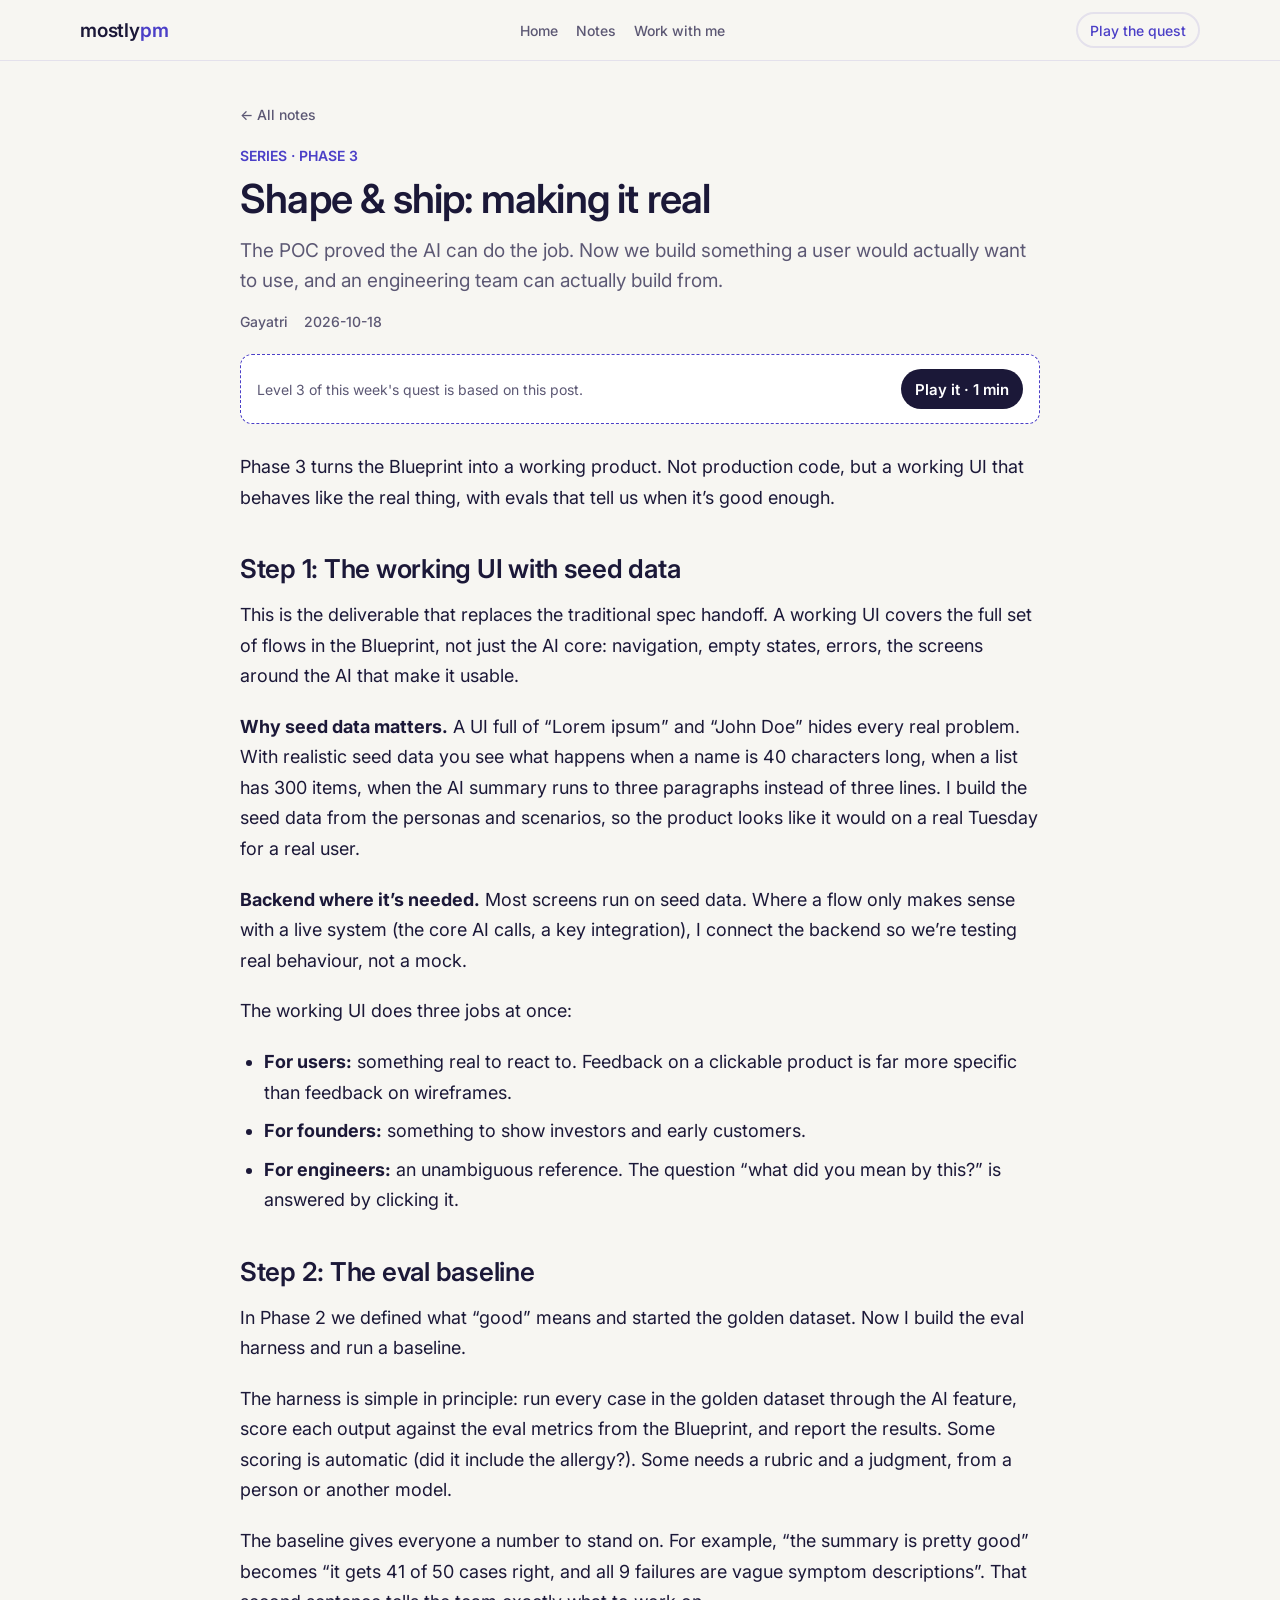
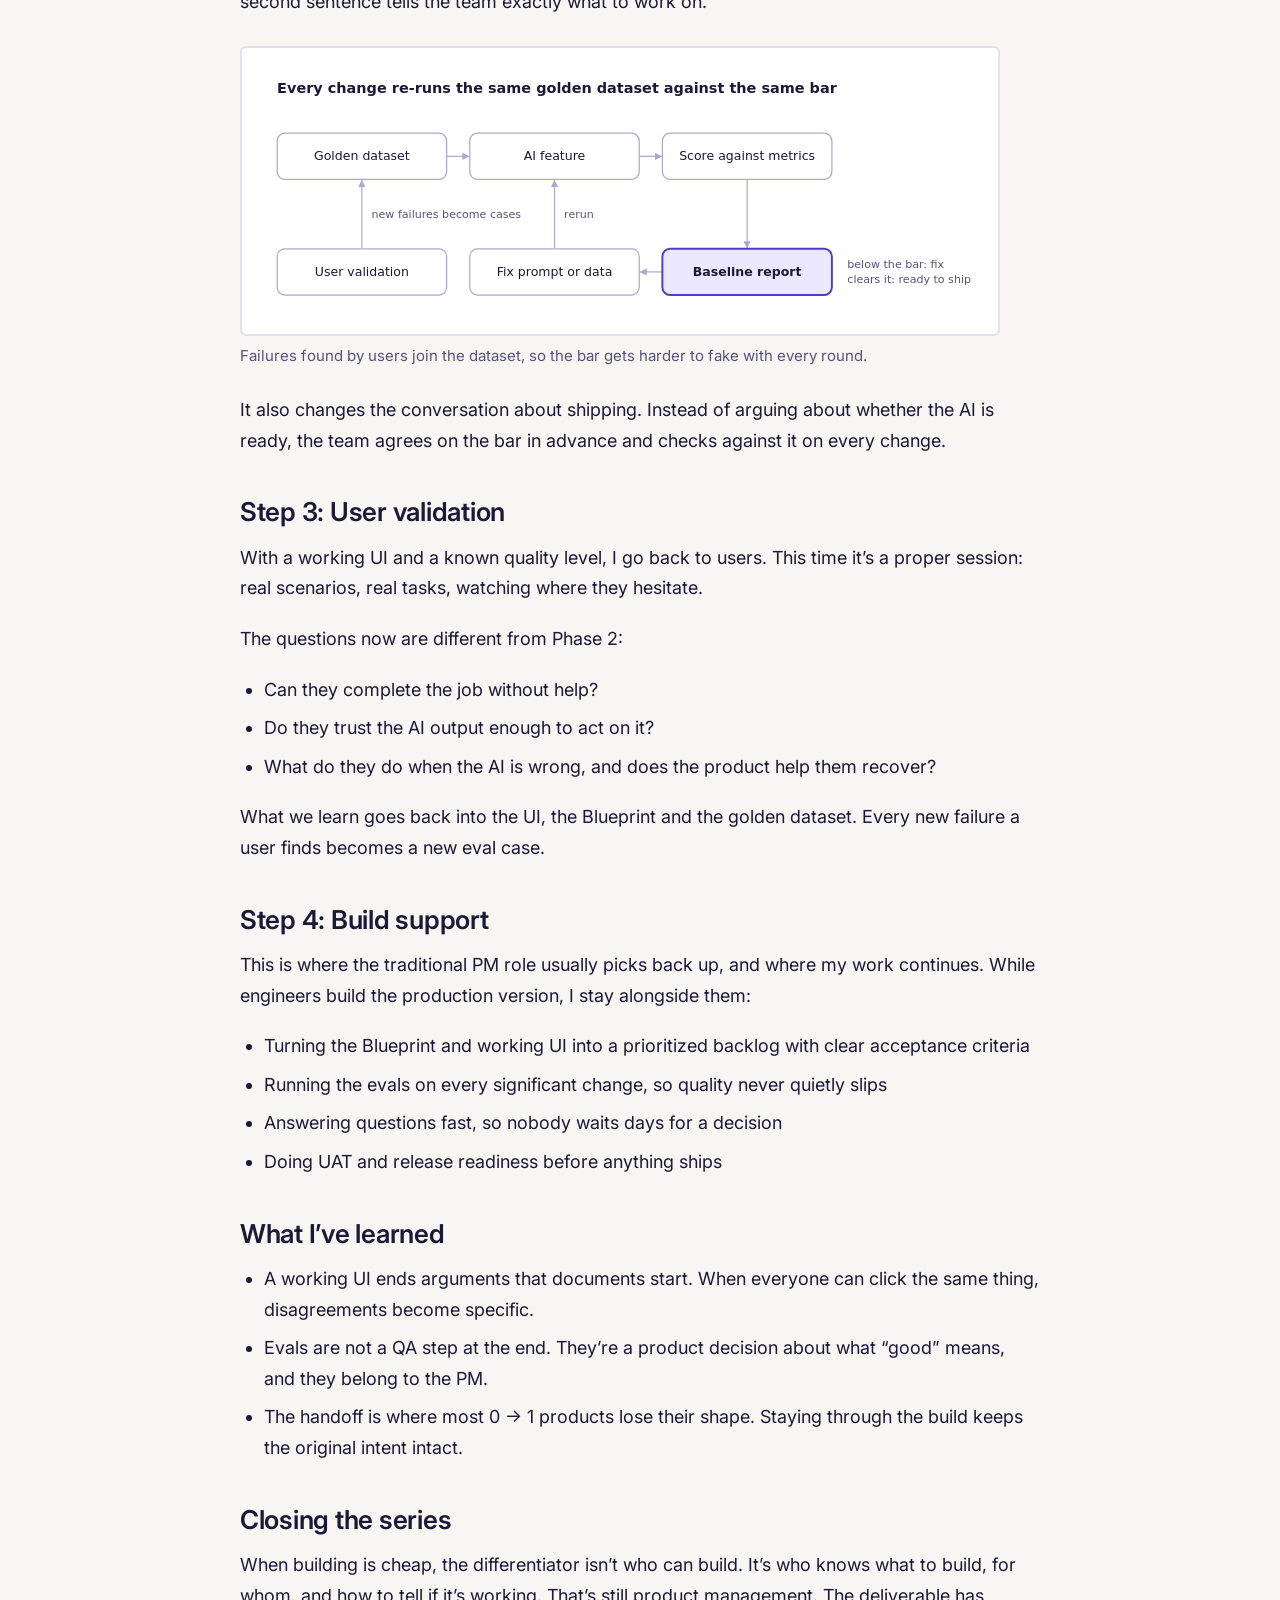
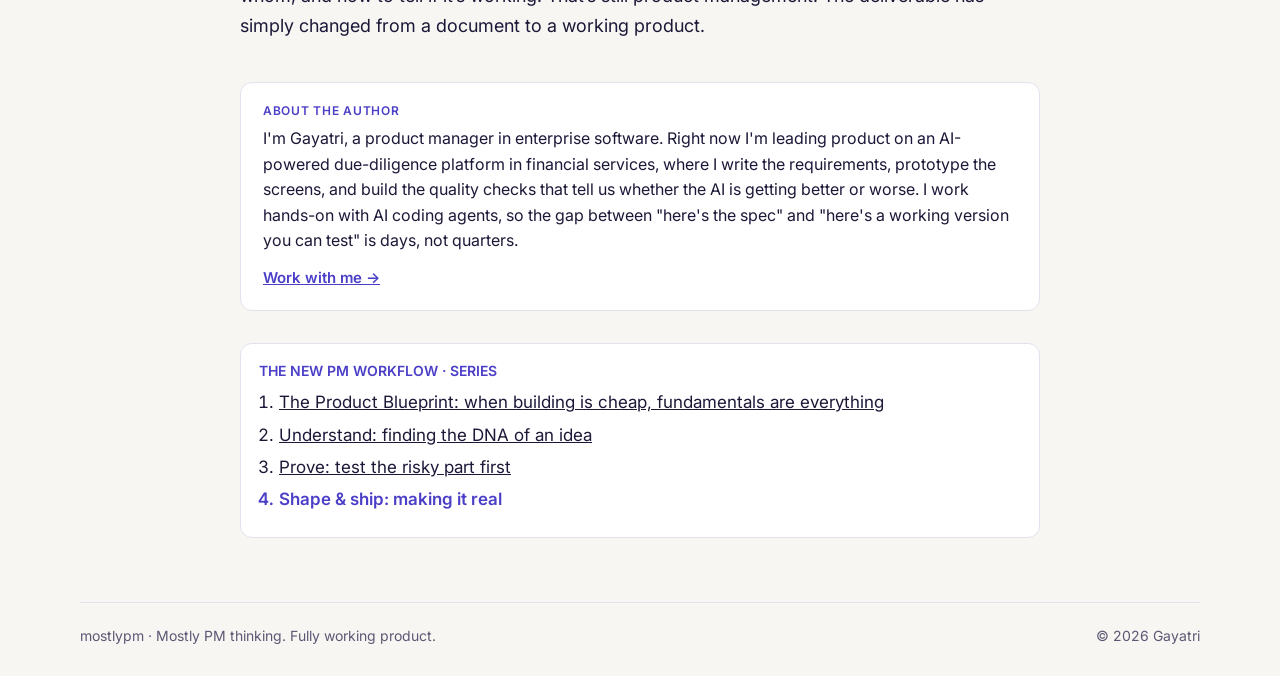
<file: notes/shape-and-ship/index.html>
<!doctype html>
<html lang="en" class="classic" data-fixed-mode="classic">
<head>
<meta charset="utf-8">
<meta name="viewport" content="width=device-width, initial-scale=1, viewport-fit=cover">
<title>Shape &amp; ship: making it real · mostlypm</title>
<meta name="description" content="The POC proved the AI can do the job. Now we build something a user would actually want to use, and an engineering team can actually build from.">
<link rel="canonical" href="https://mostlypm.com/notes/shape-and-ship/">
<meta property="og:title" content="Shape &amp; ship: making it real">
<meta property="og:description" content="The POC proved the AI can do the job. Now we build something a user would actually want to use, and an engineering team can actually build from.">
<meta property="og:url" content="https://mostlypm.com/notes/shape-and-ship/">
<meta property="og:type" content="article">
<link rel="icon" href="/assets/favicon.svg" type="image/svg+xml">
<script>(function(){var d=new Date(),t=d.getFullYear()+'-'+(d.getMonth()+1)+'-'+d.getDate(),c=d.getDay()===1;try{var s=JSON.parse(localStorage.getItem('mpm-quest-v2')||'null');if(s&&s.modeDay===t)c=!!s.classic}catch(e){}if(c)document.documentElement.classList.add('classic')})()</script>
<link rel="preconnect" href="https://fonts.googleapis.com">
<link rel="preconnect" href="https://fonts.gstatic.com" crossorigin>
<link href="https://fonts.googleapis.com/css2?family=Inter:wght@400;500;600;700;800&family=JetBrains+Mono:wght@400;500&display=swap" rel="stylesheet">
<link rel="stylesheet" href="/assets/game.css?v=1018x">
</head>
<body>
<header class="hud">
  <div class="g"><div class="in hud-in">
    <a class="logo" href="/">mostly<span>pm</span></a>
    <nav class="hud-nav" aria-label="Main"><a href="/" class="nav-home">Home</a><a href="/" data-quest-link>Quest</a><a href="/notes/">Notes</a><a href="/work/">Work with me</a></nav>
    <div class="stats game-only">
      <div class="xp"><span>Week XP</span><span class="xpbar" aria-hidden="true"><i id="xpfill"></i></span><span id="xptext">0 / 1050</span></div>
      <div class="badges" aria-label="Levels cleared this week"><span class="badges-k">Cleared</span><span class="badge" id="b-u" title="Level 1: Understand">1</span><span class="badge" id="b-p" title="Level 2: Prove">2</span><span class="badge" id="b-s" title="Level 3: Shape and ship">3</span><span class="badge wide" id="b-d" title="Side quest">Side</span></div>
    </div>
    <a class="mode-btn" href="/#play" data-play-game>Play the quest</a>
  </div></div>
</header>
<main class="g"><div class="in">
  <article class="read-wrap">
    <a class="crumb" href="/notes/">← All notes</a>
    <header class="read-head">
      <div class="k">Series · Phase 3</div>
      <h1>Shape &amp; ship: making it real</h1>
      <p class="dek">The POC proved the AI can do the job. Now we build something a user would actually want to use, and an engineering team can actually build from.</p>
      <div class="meta"><span>Gayatri</span><span>2026-10-18</span></div>
    </header>
    <div class="play-banner"><span>Level 3 of this week's quest is based on this post.</span><a class="btn sm" data-level-link="3" href="/">Play it · 1 min</a></div>
    <div class="paper">
<p>Phase 3 turns the Blueprint into a working product. Not production code, but a working UI that behaves like the real thing, with evals that tell us when it&rsquo;s good enough.</p>
<h2>Step 1: The working UI with seed data</h2>
<p>This is the deliverable that replaces the traditional spec handoff. A working UI covers the full set of flows in the Blueprint, not just the AI core: navigation, empty states, errors, the screens around the AI that make it usable.</p>
<p><strong>Why seed data matters.</strong> A UI full of &ldquo;Lorem ipsum&rdquo; and &ldquo;John Doe&rdquo; hides every real problem. With realistic seed data you see what happens when a name is 40 characters long, when a list has 300 items, when the AI summary runs to three paragraphs instead of three lines. I build the seed data from the personas and scenarios, so the product looks like it would on a real Tuesday for a real user.</p>
<p><strong>Backend where it&rsquo;s needed.</strong> Most screens run on seed data. Where a flow only makes sense with a live system (the core AI calls, a key integration), I connect the backend so we&rsquo;re testing real behaviour, not a mock.</p>
<p>The working UI does three jobs at once:</p>
<ul>
<li><strong>For users:</strong> something real to react to. Feedback on a clickable product is far more specific than feedback on wireframes.</li>
<li><strong>For founders:</strong> something to show investors and early customers.</li>
<li><strong>For engineers:</strong> an unambiguous reference. The question &ldquo;what did you mean by this?&rdquo; is answered by clicking it.</li>
</ul>
<h2>Step 2: The eval baseline</h2>
<p>In Phase 2 we defined what &ldquo;good&rdquo; means and started the golden dataset. Now I build the eval harness and run a baseline.</p>
<p>The harness is simple in principle: run every case in the golden dataset through the AI feature, score each output against the eval metrics from the Blueprint, and report the results. Some scoring is automatic (did it include the allergy?). Some needs a rubric and a judgment, from a person or another model.</p>
<p>The baseline gives everyone a number to stand on. For example, &ldquo;the summary is pretty good&rdquo; becomes &ldquo;it gets 41 of 50 cases right, and all 9 failures are vague symptom descriptions&rdquo;. That second sentence tells the team exactly what to work on.</p>
<figure>
<div class="frame"><img loading="lazy" src="/assets/diagrams/eval-loop.svg" alt="The eval loop: golden dataset, AI feature, score against metrics, baseline report. Below the bar, fix the prompt or data and rerun the AI feature; when it clears the bar, it is ready to ship. User validation adds new failures to the golden dataset." width="760" height="272"></div>
<figcaption>Failures found by users join the dataset, so the bar gets harder to fake with every round.</figcaption>
</figure>

<p>It also changes the conversation about shipping. Instead of arguing about whether the AI is ready, the team agrees on the bar in advance and checks against it on every change.</p>
<h2>Step 3: User validation</h2>
<p>With a working UI and a known quality level, I go back to users. This time it&rsquo;s a proper session: real scenarios, real tasks, watching where they hesitate.</p>
<p>The questions now are different from Phase 2:</p>
<ul>
<li>Can they complete the job without help?</li>
<li>Do they trust the AI output enough to act on it?</li>
<li>What do they do when the AI is wrong, and does the product help them recover?</li>
</ul>
<p>What we learn goes back into the UI, the Blueprint and the golden dataset. Every new failure a user finds becomes a new eval case.</p>
<h2>Step 4: Build support</h2>
<p>This is where the traditional PM role usually picks back up, and where my work continues. While engineers build the production version, I stay alongside them:</p>
<ul>
<li>Turning the Blueprint and working UI into a prioritized backlog with clear acceptance criteria</li>
<li>Running the evals on every significant change, so quality never quietly slips</li>
<li>Answering questions fast, so nobody waits days for a decision</li>
<li>Doing UAT and release readiness before anything ships</li>
</ul>
<h2>What I&rsquo;ve learned</h2>
<ul>
<li>A working UI ends arguments that documents start. When everyone can click the same thing, disagreements become specific.</li>
<li>Evals are not a QA step at the end. They&rsquo;re a product decision about what &ldquo;good&rdquo; means, and they belong to the PM.</li>
<li>The handoff is where most 0 → 1 products lose their shape. Staying through the build keeps the original intent intact.</li>
</ul>
<h2>Closing the series</h2>
<p>When building is cheap, the differentiator isn&rsquo;t who can build. It&rsquo;s who knows what to build, for whom, and how to tell if it&rsquo;s working. That&rsquo;s still product management. The deliverable has simply changed from a document to a working product.</p>
    </div>
    <aside class="author-box" aria-label="About the author">
      <div class="k">About the author</div>
      <p>I'm Gayatri, a product manager in enterprise software. Right now I'm leading product on an AI-powered due-diligence platform in financial services, where I write the requirements, prototype the screens, and build the quality checks that tell us whether the AI is getting better or worse. I work hands-on with AI coding agents, so the gap between "here's the spec" and "here's a working version you can test" is days, not quarters.</p>
      <a href="/work/">Work with me →</a>
    </aside>
    <aside class="series" aria-label="Series"><div class="k">The new PM workflow · series</div><ol><li><a href="/notes/when-building-is-cheap/">The Product Blueprint: when building is cheap, fundamentals are everything</a></li><li><a href="/notes/understand/">Understand: finding the DNA of an idea</a></li><li><a href="/notes/prove/">Prove: test the risky part first</a></li><li class="here">Shape &amp; ship: making it real</li></ol></aside>
  </article>
  <footer class="foot"><span>mostlypm · Mostly PM thinking. Fully working product.</span><span>© 2026 Gayatri</span></footer>
</div></main>
<script src="/assets/quests.js?v=1018x"></script>
<script src="/assets/game.js?v=1018x"></script>
</body>
</html>
</file>
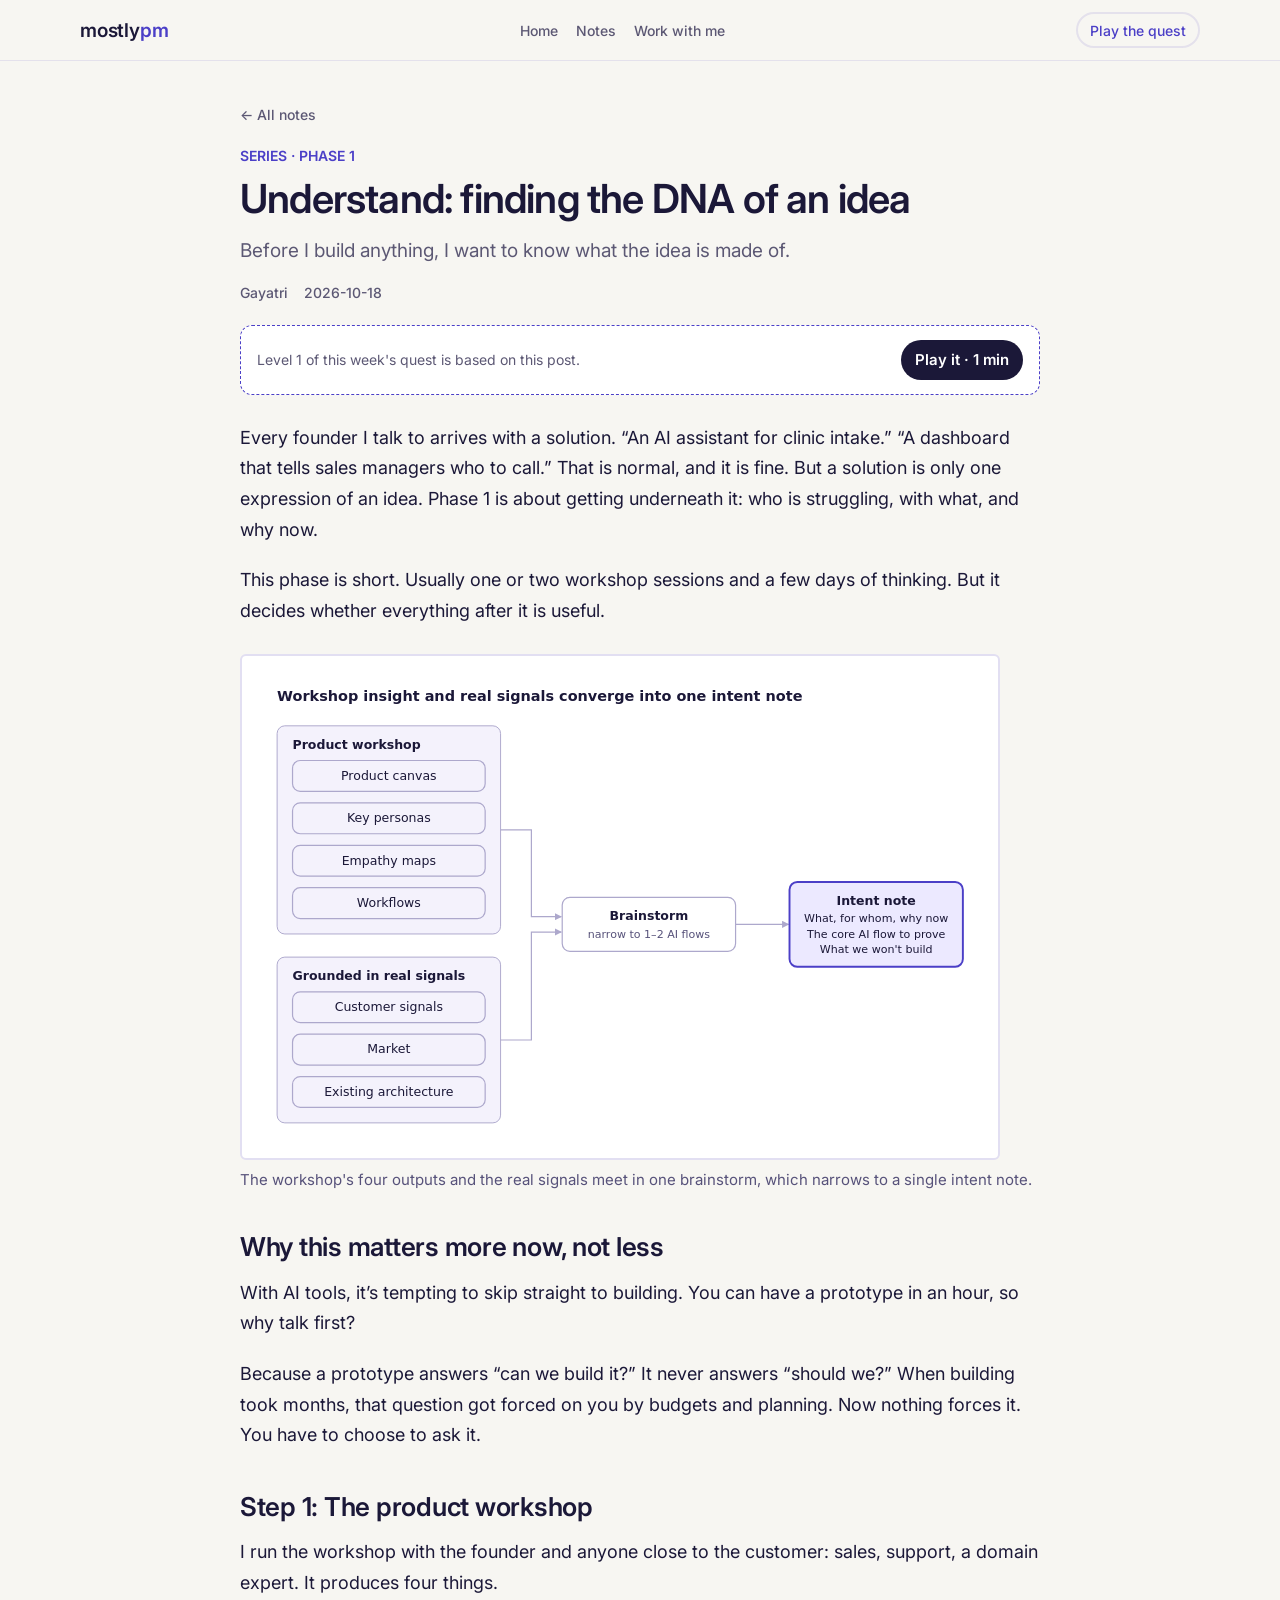
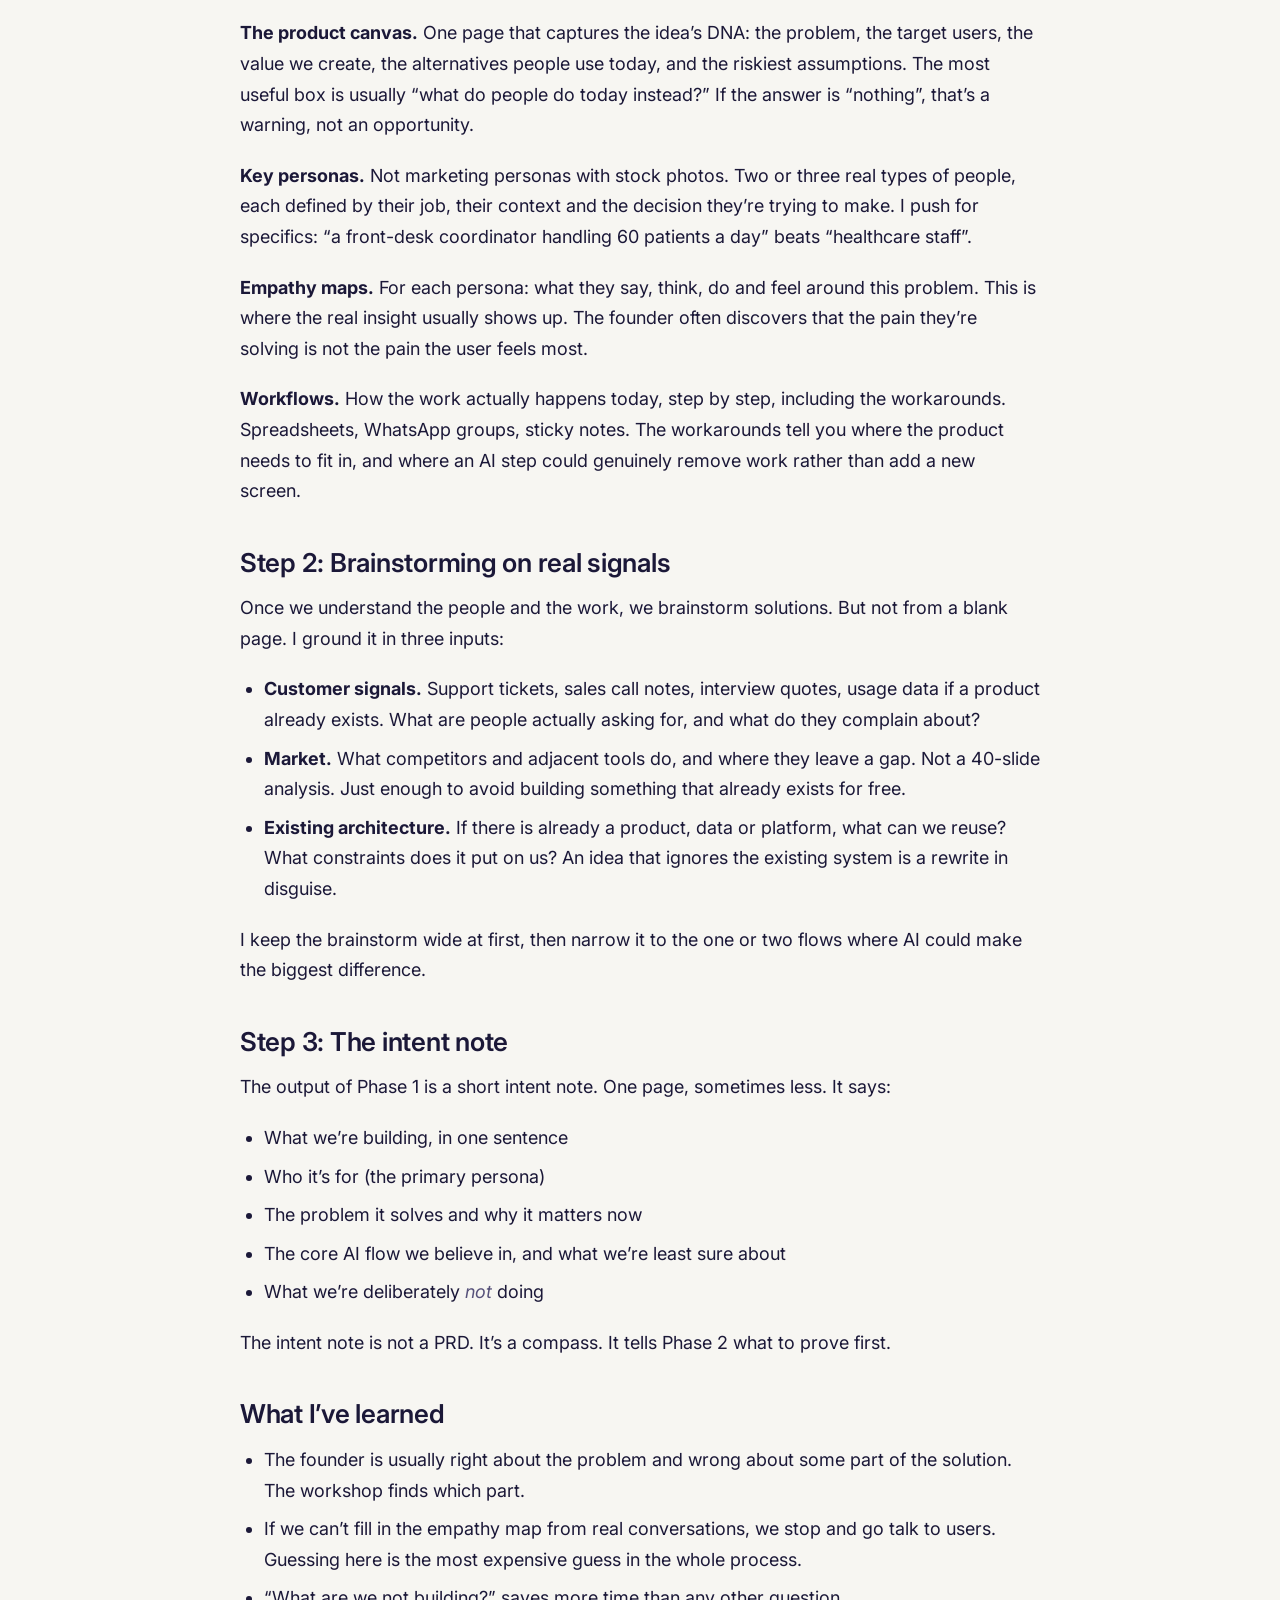
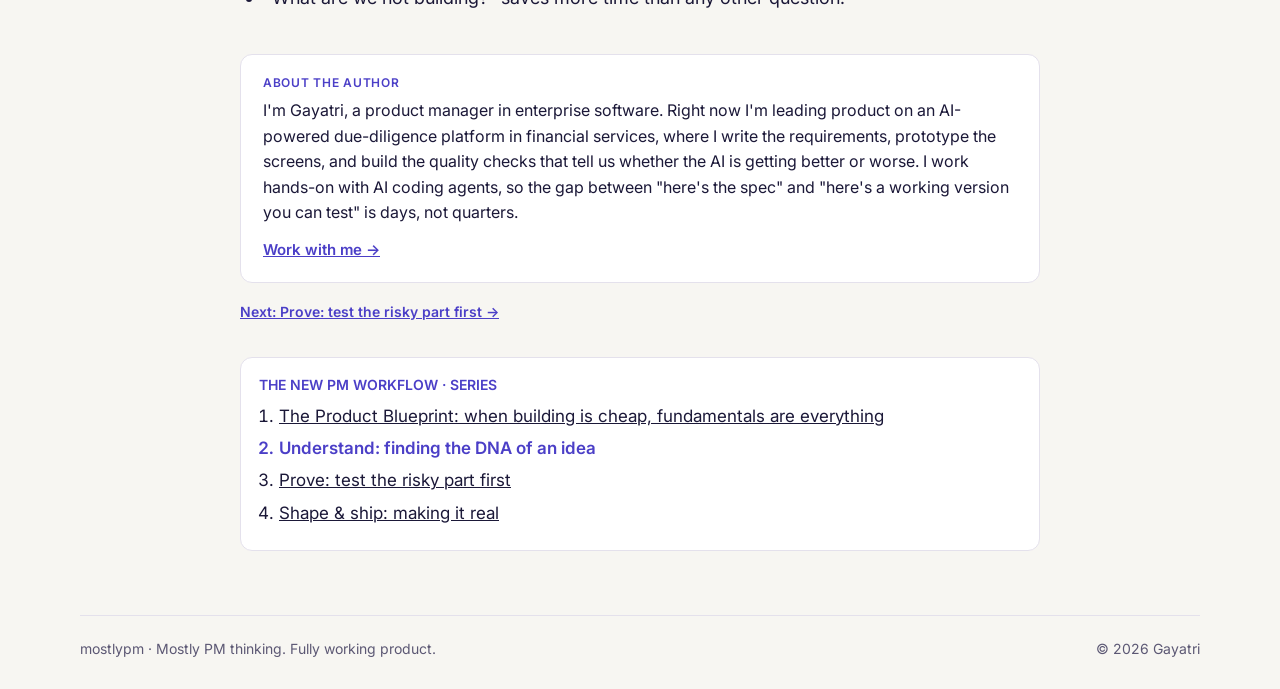
<file: notes/understand/index.html>
<!doctype html>
<html lang="en" class="classic" data-fixed-mode="classic">
<head>
<meta charset="utf-8">
<meta name="viewport" content="width=device-width, initial-scale=1, viewport-fit=cover">
<title>Understand: finding the DNA of an idea · mostlypm</title>
<meta name="description" content="Before I build anything, I want to know what the idea is made of.">
<link rel="canonical" href="https://mostlypm.com/notes/understand/">
<meta property="og:title" content="Understand: finding the DNA of an idea">
<meta property="og:description" content="Before I build anything, I want to know what the idea is made of.">
<meta property="og:url" content="https://mostlypm.com/notes/understand/">
<meta property="og:type" content="article">
<link rel="icon" href="/assets/favicon.svg" type="image/svg+xml">
<script>(function(){var d=new Date(),t=d.getFullYear()+'-'+(d.getMonth()+1)+'-'+d.getDate(),c=d.getDay()===1;try{var s=JSON.parse(localStorage.getItem('mpm-quest-v2')||'null');if(s&&s.modeDay===t)c=!!s.classic}catch(e){}if(c)document.documentElement.classList.add('classic')})()</script>
<link rel="preconnect" href="https://fonts.googleapis.com">
<link rel="preconnect" href="https://fonts.gstatic.com" crossorigin>
<link href="https://fonts.googleapis.com/css2?family=Inter:wght@400;500;600;700;800&family=JetBrains+Mono:wght@400;500&display=swap" rel="stylesheet">
<link rel="stylesheet" href="/assets/game.css?v=1018x">
</head>
<body>
<header class="hud">
  <div class="g"><div class="in hud-in">
    <a class="logo" href="/">mostly<span>pm</span></a>
    <nav class="hud-nav" aria-label="Main"><a href="/" class="nav-home">Home</a><a href="/" data-quest-link>Quest</a><a href="/notes/">Notes</a><a href="/work/">Work with me</a></nav>
    <div class="stats game-only">
      <div class="xp"><span>Week XP</span><span class="xpbar" aria-hidden="true"><i id="xpfill"></i></span><span id="xptext">0 / 1050</span></div>
      <div class="badges" aria-label="Levels cleared this week"><span class="badges-k">Cleared</span><span class="badge" id="b-u" title="Level 1: Understand">1</span><span class="badge" id="b-p" title="Level 2: Prove">2</span><span class="badge" id="b-s" title="Level 3: Shape and ship">3</span><span class="badge wide" id="b-d" title="Side quest">Side</span></div>
    </div>
    <a class="mode-btn" href="/#play" data-play-game>Play the quest</a>
  </div></div>
</header>
<main class="g"><div class="in">
  <article class="read-wrap">
    <a class="crumb" href="/notes/">← All notes</a>
    <header class="read-head">
      <div class="k">Series · Phase 1</div>
      <h1>Understand: finding the DNA of an idea</h1>
      <p class="dek">Before I build anything, I want to know what the idea is made of.</p>
      <div class="meta"><span>Gayatri</span><span>2026-10-18</span></div>
    </header>
    <div class="play-banner"><span>Level 1 of this week's quest is based on this post.</span><a class="btn sm" data-level-link="1" href="/">Play it · 1 min</a></div>
    <div class="paper">
<p>Every founder I talk to arrives with a solution. &ldquo;An AI assistant for clinic intake.&rdquo; &ldquo;A dashboard that tells sales managers who to call.&rdquo; That is normal, and it is fine. But a solution is only one expression of an idea. Phase 1 is about getting underneath it: who is struggling, with what, and why now.</p>
<p>This phase is short. Usually one or two workshop sessions and a few days of thinking. But it decides whether everything after it is useful.</p>
<figure>
<div class="frame"><img loading="lazy" src="/assets/diagrams/understand.svg" alt="The four workshop outputs (product canvas, key personas, empathy maps, workflows) and three real signals (customer signals, market, existing architecture) feed one brainstorm, which narrows to an intent note." width="760" height="496"></div>
<figcaption>The workshop's four outputs and the real signals meet in one brainstorm, which narrows to a single intent note.</figcaption>
</figure>

<h2>Why this matters more now, not less</h2>
<p>With AI tools, it&rsquo;s tempting to skip straight to building. You can have a prototype in an hour, so why talk first?</p>
<p>Because a prototype answers &ldquo;can we build it?&rdquo; It never answers &ldquo;should we?&rdquo; When building took months, that question got forced on you by budgets and planning. Now nothing forces it. You have to choose to ask it.</p>
<h2>Step 1: The product workshop</h2>
<p>I run the workshop with the founder and anyone close to the customer: sales, support, a domain expert. It produces four things.</p>
<p><strong>The product canvas.</strong> One page that captures the idea&rsquo;s DNA: the problem, the target users, the value we create, the alternatives people use today, and the riskiest assumptions. The most useful box is usually &ldquo;what do people do today instead?&rdquo; If the answer is &ldquo;nothing&rdquo;, that&rsquo;s a warning, not an opportunity.</p>
<p><strong>Key personas.</strong> Not marketing personas with stock photos. Two or three real types of people, each defined by their job, their context and the decision they&rsquo;re trying to make. I push for specifics: &ldquo;a front-desk coordinator handling 60 patients a day&rdquo; beats &ldquo;healthcare staff&rdquo;.</p>
<p><strong>Empathy maps.</strong> For each persona: what they say, think, do and feel around this problem. This is where the real insight usually shows up. The founder often discovers that the pain they&rsquo;re solving is not the pain the user feels most.</p>
<p><strong>Workflows.</strong> How the work actually happens today, step by step, including the workarounds. Spreadsheets, WhatsApp groups, sticky notes. The workarounds tell you where the product needs to fit in, and where an AI step could genuinely remove work rather than add a new screen.</p>
<h2>Step 2: Brainstorming on real signals</h2>
<p>Once we understand the people and the work, we brainstorm solutions. But not from a blank page. I ground it in three inputs:</p>
<ul>
<li><strong>Customer signals.</strong> Support tickets, sales call notes, interview quotes, usage data if a product already exists. What are people actually asking for, and what do they complain about?</li>
<li><strong>Market.</strong> What competitors and adjacent tools do, and where they leave a gap. Not a 40-slide analysis. Just enough to avoid building something that already exists for free.</li>
<li><strong>Existing architecture.</strong> If there is already a product, data or platform, what can we reuse? What constraints does it put on us? An idea that ignores the existing system is a rewrite in disguise.</li>
</ul>
<p>I keep the brainstorm wide at first, then narrow it to the one or two flows where AI could make the biggest difference.</p>
<h2>Step 3: The intent note</h2>
<p>The output of Phase 1 is a short intent note. One page, sometimes less. It says:</p>
<ul>
<li>What we&rsquo;re building, in one sentence</li>
<li>Who it&rsquo;s for (the primary persona)</li>
<li>The problem it solves and why it matters now</li>
<li>The core AI flow we believe in, and what we&rsquo;re least sure about</li>
<li>What we&rsquo;re deliberately <em>not</em> doing</li>
</ul>
<p>The intent note is not a PRD. It&rsquo;s a compass. It tells Phase 2 what to prove first.</p>
<h2>What I&rsquo;ve learned</h2>
<ul>
<li>The founder is usually right about the problem and wrong about some part of the solution. The workshop finds which part.</li>
<li>If we can&rsquo;t fill in the empathy map from real conversations, we stop and go talk to users. Guessing here is the most expensive guess in the whole process.</li>
<li>&ldquo;What are we not building?&rdquo; saves more time than any other question.</li>
</ul>
    </div>
    <aside class="author-box" aria-label="About the author">
      <div class="k">About the author</div>
      <p>I'm Gayatri, a product manager in enterprise software. Right now I'm leading product on an AI-powered due-diligence platform in financial services, where I write the requirements, prototype the screens, and build the quality checks that tell us whether the AI is getting better or worse. I work hands-on with AI coding agents, so the gap between "here's the spec" and "here's a working version you can test" is days, not quarters.</p>
      <a href="/work/">Work with me →</a>
    </aside>
    <a class="next-link" href="/notes/prove/">Next: Prove: test the risky part first →</a><aside class="series" aria-label="Series"><div class="k">The new PM workflow · series</div><ol><li><a href="/notes/when-building-is-cheap/">The Product Blueprint: when building is cheap, fundamentals are everything</a></li><li class="here">Understand: finding the DNA of an idea</li><li><a href="/notes/prove/">Prove: test the risky part first</a></li><li><a href="/notes/shape-and-ship/">Shape &amp; ship: making it real</a></li></ol></aside>
  </article>
  <footer class="foot"><span>mostlypm · Mostly PM thinking. Fully working product.</span><span>© 2026 Gayatri</span></footer>
</div></main>
<script src="/assets/quests.js?v=1018x"></script>
<script src="/assets/game.js?v=1018x"></script>
</body>
</html>
</file>
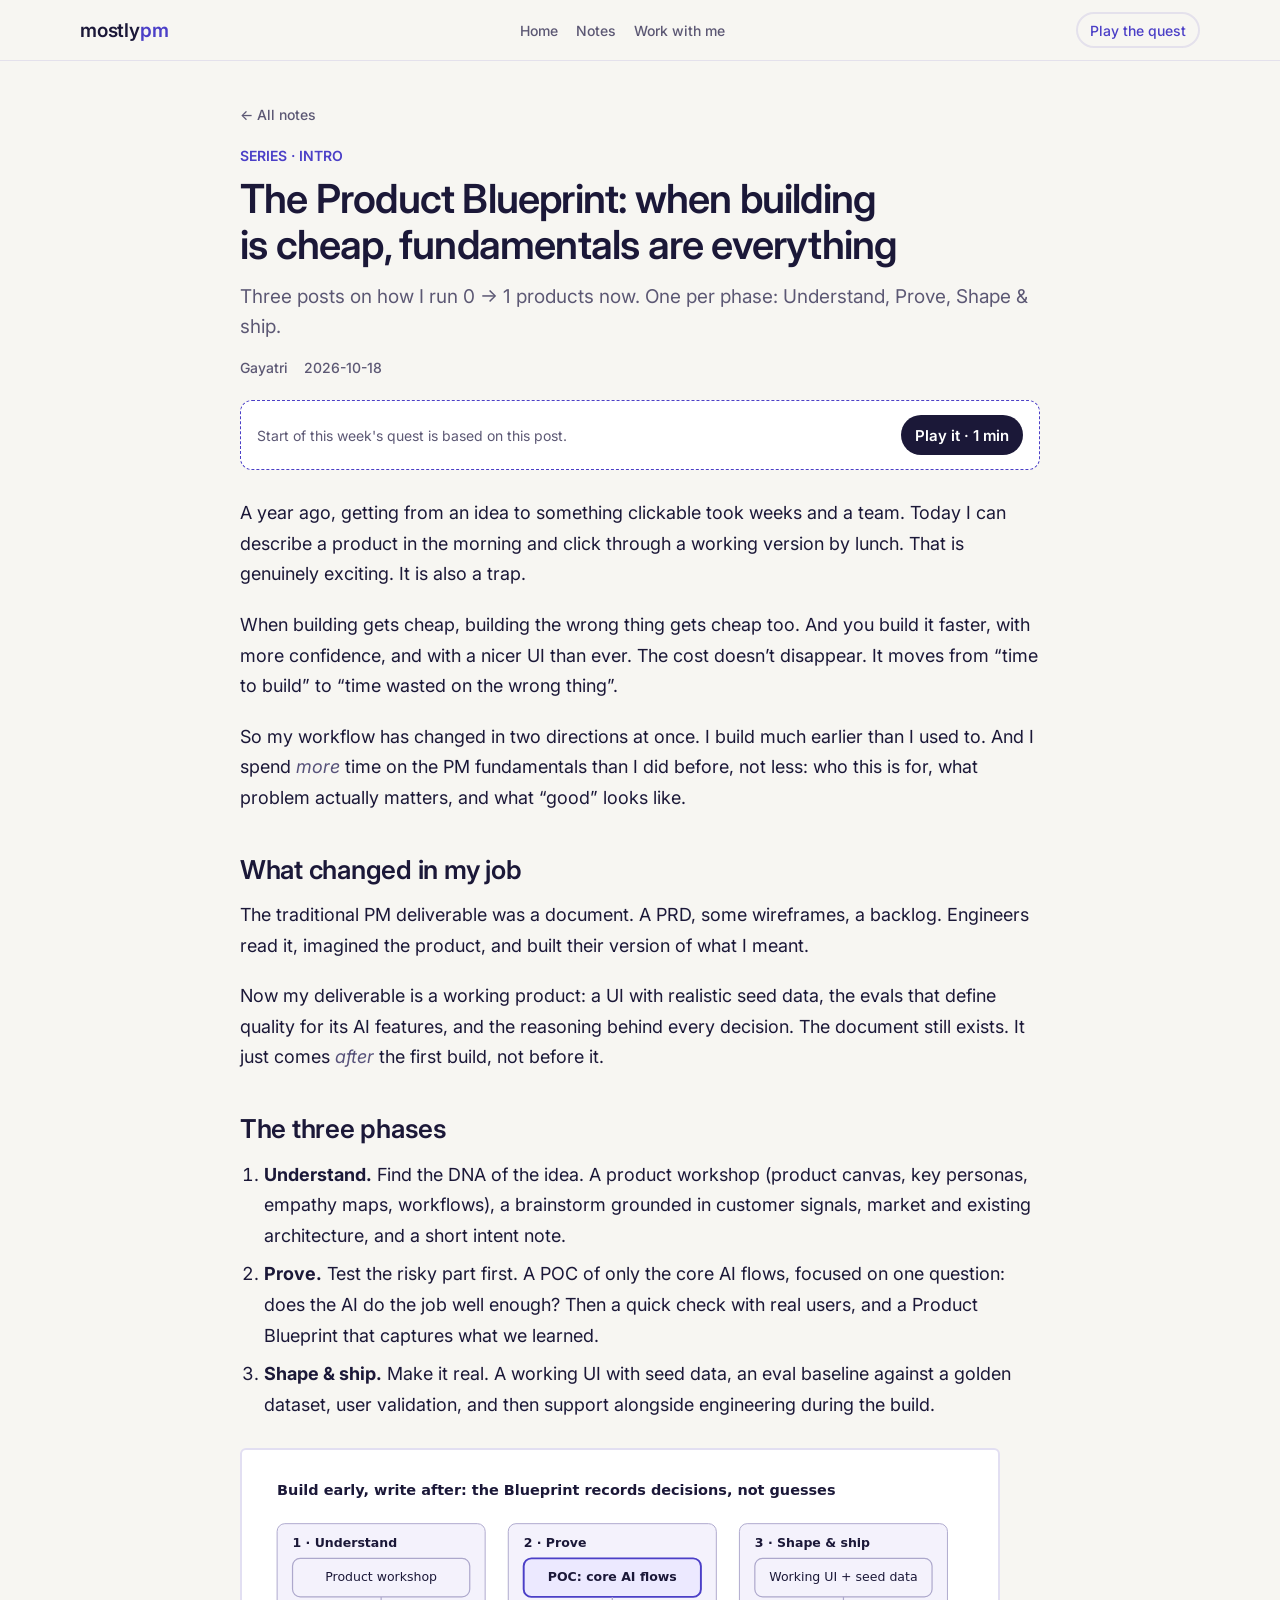
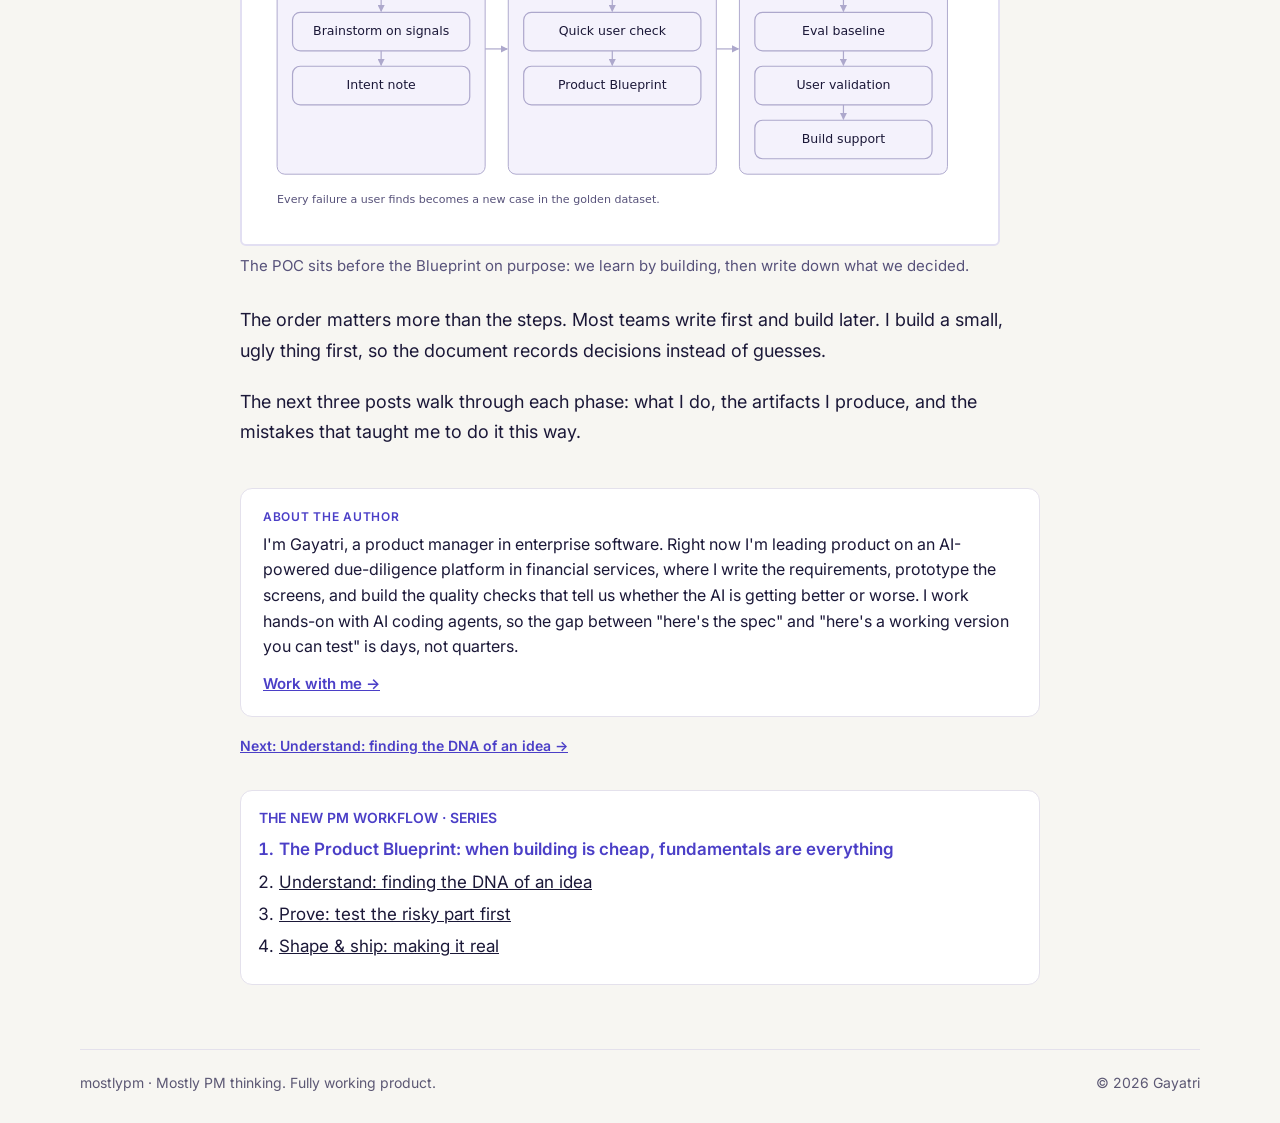
<file: notes/when-building-is-cheap/index.html>
<!doctype html>
<html lang="en" class="classic" data-fixed-mode="classic">
<head>
<meta charset="utf-8">
<meta name="viewport" content="width=device-width, initial-scale=1, viewport-fit=cover">
<title>The Product Blueprint: when building is cheap, fundamentals are everything · mostlypm</title>
<meta name="description" content="Three posts on how I run 0 → 1 products now. One per phase: Understand, Prove, Shape &amp; ship.">
<link rel="canonical" href="https://mostlypm.com/notes/when-building-is-cheap/">
<meta property="og:title" content="The Product Blueprint: when building is cheap, fundamentals are everything">
<meta property="og:description" content="Three posts on how I run 0 → 1 products now. One per phase: Understand, Prove, Shape &amp; ship.">
<meta property="og:url" content="https://mostlypm.com/notes/when-building-is-cheap/">
<meta property="og:type" content="article">
<link rel="icon" href="/assets/favicon.svg" type="image/svg+xml">
<script>(function(){var d=new Date(),t=d.getFullYear()+'-'+(d.getMonth()+1)+'-'+d.getDate(),c=d.getDay()===1;try{var s=JSON.parse(localStorage.getItem('mpm-quest-v2')||'null');if(s&&s.modeDay===t)c=!!s.classic}catch(e){}if(c)document.documentElement.classList.add('classic')})()</script>
<link rel="preconnect" href="https://fonts.googleapis.com">
<link rel="preconnect" href="https://fonts.gstatic.com" crossorigin>
<link href="https://fonts.googleapis.com/css2?family=Inter:wght@400;500;600;700;800&family=JetBrains+Mono:wght@400;500&display=swap" rel="stylesheet">
<link rel="stylesheet" href="/assets/game.css?v=1018x">
</head>
<body>
<header class="hud">
  <div class="g"><div class="in hud-in">
    <a class="logo" href="/">mostly<span>pm</span></a>
    <nav class="hud-nav" aria-label="Main"><a href="/" class="nav-home">Home</a><a href="/" data-quest-link>Quest</a><a href="/notes/">Notes</a><a href="/work/">Work with me</a></nav>
    <div class="stats game-only">
      <div class="xp"><span>Week XP</span><span class="xpbar" aria-hidden="true"><i id="xpfill"></i></span><span id="xptext">0 / 1050</span></div>
      <div class="badges" aria-label="Levels cleared this week"><span class="badges-k">Cleared</span><span class="badge" id="b-u" title="Level 1: Understand">1</span><span class="badge" id="b-p" title="Level 2: Prove">2</span><span class="badge" id="b-s" title="Level 3: Shape and ship">3</span><span class="badge wide" id="b-d" title="Side quest">Side</span></div>
    </div>
    <a class="mode-btn" href="/#play" data-play-game>Play the quest</a>
  </div></div>
</header>
<main class="g"><div class="in">
  <article class="read-wrap">
    <a class="crumb" href="/notes/">← All notes</a>
    <header class="read-head">
      <div class="k">Series · Intro</div>
      <h1>The Product Blueprint: when building is cheap, fundamentals are everything</h1>
      <p class="dek">Three posts on how I run 0 → 1 products now. One per phase: Understand, Prove, Shape &amp; ship.</p>
      <div class="meta"><span>Gayatri</span><span>2026-10-18</span></div>
    </header>
    <div class="play-banner"><span>Start of this week's quest is based on this post.</span><a class="btn sm" data-level-link="0" href="/">Play it · 1 min</a></div>
    <div class="paper">
<p>A year ago, getting from an idea to something clickable took weeks and a team. Today I can describe a product in the morning and click through a working version by lunch. That is genuinely exciting. It is also a trap.</p>
<p>When building gets cheap, building the wrong thing gets cheap too. And you build it faster, with more confidence, and with a nicer UI than ever. The cost doesn&rsquo;t disappear. It moves from &ldquo;time to build&rdquo; to &ldquo;time wasted on the wrong thing&rdquo;.</p>
<p>So my workflow has changed in two directions at once. I build much earlier than I used to. And I spend <em>more</em> time on the PM fundamentals than I did before, not less: who this is for, what problem actually matters, and what &ldquo;good&rdquo; looks like.</p>
<h2>What changed in my job</h2>
<p>The traditional PM deliverable was a document. A PRD, some wireframes, a backlog. Engineers read it, imagined the product, and built their version of what I meant.</p>
<p>Now my deliverable is a working product: a UI with realistic seed data, the evals that define quality for its AI features, and the reasoning behind every decision. The document still exists. It just comes <em>after</em> the first build, not before it.</p>
<h2>The three phases</h2>
<ol>
<li><strong>Understand.</strong> Find the DNA of the idea. A product workshop (product canvas, key personas, empathy maps, workflows), a brainstorm grounded in customer signals, market and existing architecture, and a short intent note.</li>
<li><strong>Prove.</strong> Test the risky part first. A POC of only the core AI flows, focused on one question: does the AI do the job well enough? Then a quick check with real users, and a Product Blueprint that captures what we learned.</li>
<li><strong>Shape &amp; ship.</strong> Make it real. A working UI with seed data, an eval baseline against a golden dataset, user validation, and then support alongside engineering during the build.</li>
</ol>
<figure>
<div class="frame"><img loading="lazy" src="/assets/diagrams/workflow.svg" alt="The workflow in three columns. Understand: product workshop, brainstorm on signals, intent note. Prove: POC of core AI flows, quick user check, Product Blueprint. Shape and ship: working UI with seed data, eval baseline, user validation, build support." width="760" height="384"></div>
<figcaption>The POC sits before the Blueprint on purpose: we learn by building, then write down what we decided.</figcaption>
</figure>

<p>The order matters more than the steps. Most teams write first and build later. I build a small, ugly thing first, so the document records decisions instead of guesses.</p>
<p>The next three posts walk through each phase: what I do, the artifacts I produce, and the mistakes that taught me to do it this way.</p>
    </div>
    <aside class="author-box" aria-label="About the author">
      <div class="k">About the author</div>
      <p>I'm Gayatri, a product manager in enterprise software. Right now I'm leading product on an AI-powered due-diligence platform in financial services, where I write the requirements, prototype the screens, and build the quality checks that tell us whether the AI is getting better or worse. I work hands-on with AI coding agents, so the gap between "here's the spec" and "here's a working version you can test" is days, not quarters.</p>
      <a href="/work/">Work with me →</a>
    </aside>
    <a class="next-link" href="/notes/understand/">Next: Understand: finding the DNA of an idea →</a><aside class="series" aria-label="Series"><div class="k">The new PM workflow · series</div><ol><li class="here">The Product Blueprint: when building is cheap, fundamentals are everything</li><li><a href="/notes/understand/">Understand: finding the DNA of an idea</a></li><li><a href="/notes/prove/">Prove: test the risky part first</a></li><li><a href="/notes/shape-and-ship/">Shape &amp; ship: making it real</a></li></ol></aside>
  </article>
  <footer class="foot"><span>mostlypm · Mostly PM thinking. Fully working product.</span><span>© 2026 Gayatri</span></footer>
</div></main>
<script src="/assets/quests.js?v=1018x"></script>
<script src="/assets/game.js?v=1018x"></script>
</body>
</html>
</file>
<file: assets/game.css>
/* mostlypm — Product Quest. Night sky, coin yellow, pixel display type, plain readable body. */
:root {
  --night: #15122E;
  --night-2: #1E1A42;
  --panel: #262153;
  --edge: #3A3478;
  --ink: #F5F2FF;
  --mut: #B4ADD9;
  --coin: #FFD23F;
  --coin-ink: #2A1E00;
  --sky: #5B8CFF;
  --win: #3DDC97;
  --lose: #FF6B86;
  --shadow: #0A0820;
  --paper: #FBFAFF;
  --paper-ink: #1B1838;
  --paper-mut: #57527A;
  --paper-line: #E2DFF2;
  --paper-accent: #4B3FC7;
  --pixel: 'Inter', system-ui, -apple-system, 'Segoe UI', sans-serif;
  --body: 'Inter', system-ui, -apple-system, 'Segoe UI', sans-serif;
  --mono: 'JetBrains Mono', ui-monospace, Menlo, monospace;
  color-scheme: dark;
}
* { box-sizing: border-box; }
html { scroll-behavior: smooth; }
body {
  margin: 0; min-height: 100vh;
  background-color: var(--night);
  background-image: radial-gradient(rgba(255,255,255,.08) 1px, transparent 1.5px);
  background-size: 28px 28px;
  color: var(--ink); font-family: var(--body); font-size: 17px; line-height: 1.55;
  -webkit-font-smoothing: antialiased;
}
a { color: inherit; }
button { font: inherit; color: inherit; }
:focus-visible { outline: 3px solid var(--coin); outline-offset: 3px; }
.g { padding-left: max(16px, env(safe-area-inset-left, 0px)); padding-right: max(16px, env(safe-area-inset-right, 0px)); }
.in { max-width: 1120px; margin: 0 auto; }
.px { font-family: var(--body); }
.skip-link { position: absolute; left: -9999px; }
.skip-link:focus { left: 16px; top: 16px; z-index: 99; background: var(--coin); color: var(--coin-ink); padding: 8px 12px; }

/* HUD */
.hud { position: sticky; top: 0; z-index: 30; background: rgba(21, 18, 46, .94); backdrop-filter: blur(6px); border-bottom: 2px solid var(--edge); }
.hud-in { display: flex; flex-wrap: wrap; align-items: center; justify-content: space-between; gap: 10px 20px; padding-block: 12px; }
.logo { font: 700 20px/1 var(--pixel); text-decoration: none; }
.logo span { color: var(--coin); }
.hud-nav { display: flex; flex-wrap: wrap; align-items: center; gap: 8px 18px; font: 400 12px var(--body); }
.hud-nav a { text-decoration: none; color: var(--mut); }
.hud-nav a:hover, .hud-nav a[aria-current="page"] { color: var(--ink); }
.stats { display: flex; flex-wrap: wrap; align-items: center; gap: 10px 16px; }
.xp { display: flex; align-items: center; gap: 8px; font: 400 12px/1 var(--body); }
.xpbar { width: 120px; height: 12px; border: 2px solid var(--ink); position: relative; background: var(--night-2); }
.xpbar i { position: absolute; inset: 0 auto 0 0; width: 0; background: var(--coin); transition: width .5s steps(8); }
.badges { display: flex; gap: 6px; }
.badge { width: 28px; height: 28px; display: grid; place-items: center; border: 2px dashed var(--edge); font: 11px var(--body); color: var(--edge); }
.badge.got { border: 2px solid var(--coin); color: var(--coin-ink); background: var(--coin); }
.streak { font: 400 12px var(--body); color: var(--mut); }
.streak b { color: var(--coin); font-weight: 400; }

/* Buttons */
.btn { display: inline-flex; align-items: center; justify-content: center; gap: 8px; min-height: 48px; padding: 0 20px; border: 3px solid var(--ink); background: var(--coin); color: var(--coin-ink); font: 700 14px var(--body); text-decoration: none; cursor: pointer; box-shadow: 4px 4px 0 var(--shadow); }
.btn:hover { transform: translate(-1px, -1px); box-shadow: 5px 5px 0 var(--shadow); }
.btn:active { transform: translate(2px, 2px); box-shadow: 1px 1px 0 var(--shadow); }
.btn:disabled { opacity: .45; cursor: not-allowed; transform: none; }
.btn.ghost { background: transparent; color: var(--ink); }
.btn.sm { min-height: 40px; padding: 0 14px; font-size: 12px; }

/* Title */
.title { padding-block: 48px 8px; text-align: center; }
.week-pill { display: inline-flex; align-items: center; gap: 8px; padding: 6px 12px; border: 2px solid var(--edge); font: 400 12px var(--body); color: var(--mut); }
.week-pill b { color: var(--coin); font-weight: 400; }
.title h1 { margin: 16px auto 0; max-width: 860px; font: 700 clamp(30px, 5.4vw, 60px)/1.05 var(--pixel); letter-spacing: -.01em; text-wrap: balance; }
.title .lead { margin: 14px auto 0; max-width: 560px; color: var(--mut); }
.title .world { margin-top: 10px; font: 400 13px var(--body); color: var(--sky); }

/* Map */
.map { position: relative; margin: 28px auto 0; padding: 28px 0 24px; }
.levels { position: relative; display: grid; grid-template-columns: repeat(5, minmax(0, 1fr)); grid-template-rows: auto auto; gap: 18px 12px; }
.track { position: absolute; left: 10%; right: 10%; top: 82px; height: 6px; background: repeating-linear-gradient(90deg, var(--edge) 0 14px, transparent 14px 24px); }
.spur { position: absolute; left: 50%; top: 226px; width: 6px; height: 62px; margin-left: -3px; background: repeating-linear-gradient(180deg, var(--edge) 0 10px, transparent 10px 18px); }
.lvl { display: grid; justify-items: center; align-content: start; gap: 10px; text-align: center; background: none; border: 0; padding: 0; cursor: pointer; }
.lvl:disabled { cursor: not-allowed; }
.node { width: 104px; height: 104px; display: grid; place-items: center; border: 4px solid var(--ink); background: var(--panel); box-shadow: 6px 6px 0 var(--shadow); font: 700 28px var(--pixel); transition: transform .15s; }
.lvl:not(:disabled):hover .node { transform: translateY(-4px); }
.lvl.done .node { background: var(--win); color: #062317; border-color: var(--win); }
.lvl.next .node { background: var(--coin); color: var(--coin-ink); border-color: var(--coin); animation: bob 1.2s ease-in-out infinite; }
.lvl.side .node { width: 80px; height: 80px; font-size: 20px; border-style: dashed; }
.lvl.side.next .node, .lvl.side.done .node { border-style: solid; }
.lvl.boss .node { width: 116px; height: 116px; border-color: var(--sky); font-size: 40px; }
.lvl.locked .node { background: var(--night-2); color: var(--edge); border-color: var(--edge); box-shadow: none; animation: none; }
@keyframes bob { 50% { transform: translateY(-6px); } }
.lvl .nm { font: 700 14px/1.2 var(--body); }
.lvl .sub { font-size: 14px; color: var(--mut); max-width: 170px; }
.lvl .st { font: 400 11px var(--body); color: var(--mut); }
.lvl.done .st { color: var(--win); }
.lvl.next .st { color: var(--coin); }
.lvl.side { grid-column: 3; grid-row: 2; padding-top: 52px; }

/* Guide (Mo) */
.guide { position: fixed; z-index: 35; right: max(16px, env(safe-area-inset-right, 0px)); bottom: max(16px, env(safe-area-inset-bottom, 0px)); display: flex; align-items: flex-end; gap: 10px; max-width: min(440px, calc(100vw - 32px)); }
.guide[hidden] { display: none !important; }
.mo { flex: 0 0 auto; width: 84px; height: 84px; image-rendering: pixelated; animation: idle 2.4s steps(2) infinite; }
@keyframes idle { 50% { transform: translateY(-3px); } }
.bubble { position: relative; background: var(--ink); color: var(--paper-ink); border: 3px solid var(--shadow); box-shadow: 6px 6px 0 var(--shadow); padding: 14px 16px 16px; min-width: 0; }
.bubble::after { content: ""; position: absolute; right: -14px; bottom: 18px; border: 8px solid transparent; border-left-color: var(--ink); }
.bubble .who { font: 700 12px var(--body); color: var(--paper-accent); }
.bubble .say { margin: 6px 0 0; font-size: 16px; line-height: 1.45; min-height: 3em; }
.bubble .choices { display: flex; flex-wrap: wrap; gap: 8px; margin-top: 12px; }
.bubble .choices .btn { box-shadow: 3px 3px 0 var(--shadow); border-color: var(--shadow); }
.bubble .choices .btn.ghost { color: var(--paper-ink); }
.bubble .hide { position: absolute; top: 4px; right: 4px; width: 36px; height: 36px; border: 0; background: none; cursor: pointer; font: 700 14px var(--body); color: var(--paper-mut); }
.mo-btn { position: fixed; z-index: 34; right: max(16px, env(safe-area-inset-right, 0px)); bottom: max(16px, env(safe-area-inset-bottom, 0px)); width: 64px; height: 64px; padding: 0; border: 3px solid var(--ink); background: var(--panel); box-shadow: 4px 4px 0 var(--shadow); cursor: pointer; }
.mo-btn svg { width: 100%; height: 100%; }
.mo-btn[hidden] { display: none !important; }

/* Game panel */
.overlay { position: fixed; inset: 0; z-index: 50; background: rgba(8, 6, 24, .8); display: grid; place-items: center; padding: max(16px, env(safe-area-inset-top, 0px)) max(16px, env(safe-area-inset-right, 0px)) max(16px, env(safe-area-inset-bottom, 0px)) max(16px, env(safe-area-inset-left, 0px)); }
.overlay[hidden] { display: none !important; }
.panel { width: min(760px, 100%); max-height: 100%; overflow: auto; background: var(--panel); border: 4px solid var(--ink); box-shadow: 10px 10px 0 var(--shadow); }
.ph { position: sticky; top: 0; z-index: 2; display: flex; justify-content: space-between; align-items: center; gap: 12px; padding: 14px 18px; border-bottom: 2px solid var(--edge); background: var(--night-2); }
.ph .k { font: 400 12px var(--body); color: var(--coin); }
.ph h2 { margin: 4px 0 0; font: 700 22px/1.1 var(--pixel); }
.x { min-width: 44px; min-height: 44px; border: 2px solid var(--edge); background: none; cursor: pointer; font: 700 16px var(--body); }
.pb { padding: 20px 18px 24px; }
.step-label { font: 400 12px var(--body); color: var(--sky); margin: 0 0 8px; }
.brief { margin: 0 0 16px; color: var(--mut); }
.card { border: 2px solid var(--edge); background: var(--night-2); padding: 14px 16px; margin-bottom: 12px; }
.card .lab { font: 400 11px var(--body); color: var(--mut); }
.card .said { margin-top: 4px; font-size: 16px; }
.card .ai { margin-top: 10px; padding-top: 10px; border-top: 1px dashed var(--edge); font: 14px/1.5 var(--mono); }
.opts { display: grid; gap: 10px; }
.opt { text-align: left; padding: 14px 16px; min-height: 48px; border: 2px solid var(--edge); background: var(--night-2); cursor: pointer; font-size: 16px; }
.opt:hover:not(:disabled) { border-color: var(--ink); }
.opt.right { border-color: var(--win); background: rgba(61, 220, 151, .14); }
.opt.wrong { border-color: var(--lose); background: rgba(255, 107, 134, .12); }
.opt.pick { border-color: var(--coin); background: rgba(255, 210, 63, .14); }
.desk { display: grid; grid-template-columns: repeat(3, minmax(0, 1fr)); gap: 10px; }
.thing { display: grid; gap: 6px; justify-items: center; align-content: center; text-align: center; min-height: 84px; font-size: 15px !important; padding: 12px 8px; border: 2px solid var(--edge); background: var(--night-2); cursor: pointer; font-size: 14px; }
.thing .ic { font: 700 26px var(--body); color: var(--sky); }
.thing.right { border-color: var(--win); background: rgba(61, 220, 151, .14); }
.thing.wrong { border-color: var(--lose); background: rgba(255, 107, 134, .12); }
.found { font: 400 13px var(--body); color: var(--mut); margin: 12px 0 0; }
.found b { color: var(--coin); font-weight: 400; }
.pf { display: flex; gap: 8px; margin-top: 10px; }
.pf button { flex: 1; min-height: 44px; border: 2px solid var(--edge); background: transparent; cursor: pointer; font: 700 13px var(--body); }
.pf button.pass.sel { background: var(--win); color: #062317; border-color: var(--win); }
.pf button.fail.sel { background: var(--lose); color: #2B0610; border-color: var(--lose); }
.verdict { margin-top: 8px; font-size: 14px; }
.verdict.ok { color: var(--win); }
.verdict.no { color: var(--lose); }
.fb { margin-top: 16px; padding: 14px 16px; border: 2px solid var(--coin); background: rgba(255, 210, 63, .08); }
.fb .big { font: 700 18px var(--body); color: var(--coin); }
.fb p { margin: 6px 0 0; }
.row { display: flex; flex-wrap: wrap; gap: 10px; margin-top: 16px; align-items: center; }
.slots { font: 400 13px var(--body); color: var(--mut); margin-bottom: 10px; }
.slots b { color: var(--coin); font-weight: 400; }
.buildbar { height: 18px; border: 2px solid var(--ink); margin-top: 14px; position: relative; overflow: hidden; }
.buildbar i { position: absolute; inset: 0 auto 0 0; width: 0; background: repeating-linear-gradient(90deg, var(--coin) 0 10px, #E6B800 10px 20px); transition: width 1.2s steps(12); }
.pop { position: fixed; z-index: 70; pointer-events: none; font: 700 20px var(--body); color: var(--coin); text-shadow: 2px 2px 0 var(--shadow); animation: rise 1s ease-out forwards; }
@keyframes rise { to { transform: translateY(-60px); opacity: 0; } }

/* Sections on the hub */
.sec { padding-block: 56px; border-top: 2px solid var(--edge); }
.sec h2 { margin: 0; font: 700 26px var(--pixel); }
.sec .lead { color: var(--mut); margin: 8px 0 24px; max-width: 640px; }
.log { display: grid; grid-template-columns: repeat(auto-fit, minmax(250px, 1fr)); gap: 12px; }
.post { display: flex; flex-direction: column; gap: 10px; padding: 18px; border: 2px solid var(--edge); background: var(--night-2); text-decoration: none; min-width: 0; }
.post:hover { border-color: var(--ink); }
.post .k { font: 400 11px var(--body); color: var(--coin); }
.post .t { font-weight: 600; font-size: 17px; line-height: 1.3; }
.post .s { font-size: 14px; color: var(--mut); }
.post.case { border-color: var(--sky); }
.post.case .k { color: var(--sky); }
.who-card { display: grid; grid-template-columns: 96px 1fr; gap: 20px; align-items: center; max-width: 760px; }
.who-card svg { width: 96px; height: 96px; border: 3px solid var(--ink); background: var(--panel); box-shadow: 4px 4px 0 var(--shadow); }
.who-card p { margin: 0; color: var(--mut); }
.who-card b { color: var(--ink); }
.foot { padding-block: 24px 120px; border-top: 2px solid var(--edge); display: flex; flex-wrap: wrap; justify-content: space-between; gap: 8px; font: 400 12px var(--body); color: var(--mut); }

/* Work with me (boss) */
.boss-hero { padding-block: 48px 16px; display: grid; grid-template-columns: repeat(auto-fit, minmax(300px, 1fr)); gap: 32px; align-items: center; }
.boss-hero > * { min-width: 0; }
.boss-hero h1 { margin: 12px 0 0; font: 700 clamp(30px, 5vw, 56px)/1.05 var(--body); }
.boss-hero p { color: var(--mut); max-width: 520px; }
.loadout { display: grid; grid-template-columns: repeat(auto-fit, minmax(240px, 1fr)); gap: 14px; margin-top: 24px; }
.kit { display: flex; flex-direction: column; gap: 10px; text-align: left; padding: 18px; border: 3px solid var(--edge); background: var(--night-2); cursor: pointer; min-width: 0; }
.kit:hover { border-color: var(--ink); }
.kit[aria-pressed="true"] { border-color: var(--coin); box-shadow: 6px 6px 0 var(--shadow); background: var(--panel); }
.kit .tier { font: 400 11px var(--body); color: var(--sky); }
.kit .nm { font: 700 18px/1.2 var(--body); }
.kit .price { font: 700 24px var(--body); color: var(--coin); font-variant-numeric: tabular-nums; letter-spacing: -.01em; }
.kit ul { margin: 0; padding-left: 18px; color: var(--mut); font-size: 15px; display: grid; gap: 4px; }
.kit .dur { font: 400 12px var(--body); color: var(--mut); }
.callbar { margin-top: 24px; display: flex; flex-wrap: wrap; align-items: center; gap: 12px 20px; padding: 18px; border: 3px solid var(--coin); background: rgba(255, 210, 63, .06); }
.callbar .sel { font: 400 13px var(--body); color: var(--mut); }
.callbar .sel b { color: var(--coin); font-weight: 400; }
.contact-line { font: 14px var(--body); color: var(--mut); }

/* Reading pages */
.read-wrap { max-width: 800px; margin: 0 auto; padding-block: 40px 64px; }
.crumb { font: 400 12px var(--body); color: var(--mut); text-decoration: none; }
.crumb:hover { color: var(--ink); }
.read-head { margin-top: 20px; }
.read-head .k { font: 400 12px var(--body); color: var(--coin); }
.read-head h1 { margin: 12px 0 0; font: 700 clamp(26px, 4vw, 40px)/1.15 var(--body); text-wrap: balance; }
.read-head .dek { margin: 14px 0 0; font-size: 19px; color: var(--mut); }
.read-head .meta { display: flex; flex-wrap: wrap; gap: 8px 16px; align-items: center; margin-top: 18px; font: 400 12px var(--body); color: var(--mut); }
.paper { margin-top: 28px; background: var(--paper); color: var(--paper-ink); border: 4px solid var(--ink); box-shadow: 10px 10px 0 var(--shadow); padding: clamp(20px, 4vw, 48px); }
.paper p, .paper li { font-size: 18px; line-height: 1.7; }
.paper p { margin: 0 0 20px; }
.paper h2 { margin: 40px 0 14px; font: 700 22px/1.25 var(--body); color: var(--paper-ink); }
.paper h3 { margin: 28px 0 8px; font: 600 20px/1.3 var(--body); }
.paper a { color: var(--paper-accent); }
.paper ul, .paper ol { margin: 0 0 20px; padding-left: 24px; }
.paper li { margin-bottom: 8px; }
.paper hr { border: 0; border-top: 2px dashed var(--paper-line); margin: 32px 0; }
.paper em { color: var(--paper-mut); }
.paper strong { color: var(--paper-ink); }
.paper img { display: block; max-width: 100%; height: auto; border: 2px solid var(--paper-line); border-radius: 6px; margin: 8px 0 4px; }
.paper p:has(> img) + p em { font-size: 15px; }
.paper .tbl { overflow-x: auto; margin: 0 0 20px; }
.paper table { width: 100%; border-collapse: collapse; font-size: 16px; }
.paper th, .paper td { text-align: left; padding: 10px 12px; border-bottom: 1px solid var(--paper-line); vertical-align: top; }
.paper th { font: 700 12px var(--body); color: var(--paper-mut); }
.paper figure { margin: 28px 0; }
.paper figure img { border: 2px solid var(--paper-line); background: #fff; padding: 12px; }
.paper figcaption { margin-top: 8px; font-size: 15px; color: var(--paper-mut); }
.play-banner { display: flex; flex-wrap: wrap; align-items: center; justify-content: space-between; gap: 12px; margin-top: 24px; padding: 14px 16px; border: 2px dashed var(--coin); }
.play-banner span { font: 400 13px var(--body); color: var(--mut); }
.series { margin-top: 32px; padding: 18px; border: 2px solid var(--edge); background: var(--night-2); }
.series .k { font: 400 12px var(--body); color: var(--coin); }
.series ol { margin: 10px 0 0; padding-left: 20px; }
.series li { margin-bottom: 6px; }
.series .here { font-weight: 600; color: var(--coin); }
.next-link { display: inline-block; margin-top: 20px; font: 400 13px var(--body); color: var(--coin); }

@media (max-width: 820px) {
  .track { left: 50%; right: auto; top: 40px; bottom: 40px; width: 6px; height: auto; margin-left: -3px; background: repeating-linear-gradient(180deg, var(--edge) 0 14px, transparent 14px 24px); }
  .spur { display: none; }
  .levels { grid-template-columns: 1fr; grid-template-rows: none; gap: 28px; }
  .lvl.side { grid-column: auto; grid-row: auto; padding-top: 0; }
  .node { width: 88px; height: 88px; }
  .lvl.boss .node { width: 96px; height: 96px; }
  .desk { grid-template-columns: repeat(2, minmax(0, 1fr)); }
  .guide { left: max(16px, env(safe-area-inset-left, 0px)); max-width: none; }
  .mo { width: 64px; height: 64px; }
  .xpbar { width: 80px; }
}
@media (prefers-reduced-motion: reduce) {
  html { scroll-behavior: auto; }
  .lvl.next .node, .mo { animation: none; }
  .pop { display: none; }
  .xpbar i, .buildbar i { transition: none; }
  .btn:hover { transform: none; }
}

/* ---------- Mode visibility ---------- */
.classic-only { display: none !important; }
html.classic .classic-only { display: block !important; }
html.classic .game-only { display: none !important; }
.mode-btn { min-height: 36px; padding: 0 12px; border: 2px solid var(--edge); background: transparent; cursor: pointer; font: 400 11px var(--body); color: var(--mut); }
.mode-btn:hover { color: var(--ink); border-color: var(--ink); }

/* ---------- Classic mode: calm, light, text-first ---------- */
html.classic {
  --c-bg: #F7F6F2; --c-ink: #1B1838; --c-mut: #5C5874; --c-line: #E4E1EC; --c-accent: #4B3FC7; --c-surface: #FFFFFF;
  color-scheme: light;
}
html.classic body { background: var(--c-bg); background-image: none; color: var(--c-ink); }
html.classic .hud { background: rgba(247, 246, 242, .94); border-bottom: 1px solid var(--c-line); }
html.classic .logo { font: 600 19px/1 var(--body); letter-spacing: -.01em; }
html.classic .logo span { color: var(--c-accent); }
html.classic .hud-nav { font: 500 14px var(--body); }
html.classic .hud-nav a { color: var(--c-mut); }
html.classic .hud-nav a:hover, html.classic .hud-nav a[aria-current="page"] { color: var(--c-ink); }
html.classic .mode-btn { font: 500 13px var(--body); color: var(--c-accent); border-color: var(--c-line); border-radius: 999px; }
html.classic .sec { border-top: 1px solid var(--c-line); }
html.classic .sec h2, html.classic .read-head h1 { font-family: var(--body); font-weight: 600; letter-spacing: -.02em; }
html.classic .sec .lead, html.classic .who-card p, html.classic .read-head .dek { color: var(--c-mut); }
html.classic .post { background: var(--c-surface); border: 1px solid var(--c-line); border-radius: 12px; }
html.classic .post:hover { border-color: var(--c-accent); }
html.classic .post .k, html.classic .read-head .k, html.classic .series .k { font: 600 12px var(--body); letter-spacing: .04em; text-transform: uppercase; color: var(--c-accent); }
html.classic .post .s { color: var(--c-mut); }
html.classic .who-card b { color: var(--c-ink); }
html.classic .who-card svg { border: 1px solid var(--c-line); box-shadow: none; background: #fff; border-radius: 50%; }
html.classic .btn { font: 600 15px var(--body); border: 0; border-radius: 999px; background: var(--c-ink); color: #fff; box-shadow: none; }
html.classic .btn:hover { background: var(--c-accent); transform: none; box-shadow: none; }
html.classic .btn.ghost { background: transparent; color: var(--c-ink); border: 1px solid var(--c-line); }
html.classic .foot { border-top: 1px solid var(--c-line); font: 400 13px var(--body); color: var(--c-mut); padding-bottom: 32px; }
html.classic .crumb, html.classic .read-head .meta { font: 500 13px var(--body); color: var(--c-mut); }
html.classic .paper { border: 0; box-shadow: none; background: transparent; padding: 0; }
html.classic .paper h2 { font: 600 26px/1.25 var(--body); letter-spacing: -.01em; }
html.classic .paper th { font: 600 13px var(--body); }
html.classic .series { background: var(--c-surface); border: 1px solid var(--c-line); border-radius: 12px; }
html.classic .series .here { color: var(--c-accent); }
html.classic .next-link { font: 600 15px var(--body); color: var(--c-accent); }
html.classic .boss-hero h1, html.classic .kit .nm, html.classic .kit .price { font-family: var(--body); font-weight: 600; letter-spacing: -.02em; }
html.classic .boss-hero p, html.classic .kit ul, html.classic .kit .dur, html.classic .contact-line, html.classic .callbar .sel { color: var(--c-mut); font-family: var(--body); }
html.classic .kit { background: var(--c-surface); border: 1px solid var(--c-line); border-radius: 12px; }
html.classic .kit[aria-pressed="true"] { border: 2px solid var(--c-accent); box-shadow: none; background: var(--c-surface); }
html.classic .kit .tier { font: 600 12px var(--body); color: var(--c-accent); }
html.classic .kit .price { color: var(--c-ink); }
html.classic .callbar { border: 1px solid var(--c-line); background: var(--c-surface); border-radius: 12px; }
html.classic .callbar .sel b { color: var(--c-ink); }
html.classic .day-note { display: flex; flex-wrap: wrap; align-items: center; gap: 8px 12px; margin: 0 0 20px; font-size: 15px; color: var(--c-mut); }
html.classic .day-note[hidden] { display: none; }

/* Eval Arena: golden set explainer + expected vs actual */
.explain { margin: 0 0 14px; padding: 12px 14px; border-left: 4px solid var(--coin); background: rgba(255, 210, 63, .07); font-size: 15px; color: var(--ink); }
.explain b { color: var(--coin); font-weight: 600; }
.cmp { margin-top: 10px; display: grid; gap: 6px; }
.cmp-row { display: grid; grid-template-columns: 116px 1fr; gap: 12px; align-items: baseline; padding: 8px 10px; border: 1px dashed var(--edge); }
.cmp-row > * { min-width: 0; }
.cmp-k { font: 400 11px var(--body); color: var(--mut); }
.cmp-v { font: 14px/1.5 var(--mono); }
.cmp-row.exp { border-color: rgba(61, 220, 151, .55); }
.cmp-row.exp .cmp-k { color: var(--win); }
@media (max-width: 520px) { .cmp-row { grid-template-columns: 1fr; gap: 2px; } }
.scene { margin: 0 0 16px; padding: 10px 14px; border: 2px solid var(--edge); background: var(--night); font-size: 15px; color: var(--ink); }
.scene b { color: var(--sky); font-weight: 600; }

/* Numbers, prices and buttons never use the pixel font: its digits are ambiguous. */
.xp, #xptext, .streak, .found, .slots { font-variant-numeric: tabular-nums; }
.badges { align-items: center; }
.badges-k { font: 400 12px var(--body); color: var(--mut); margin-right: 2px; }
.badge { font: 700 12px var(--body) !important; }
.badge.wide { width: auto; padding: 0 8px; }

/* Readability pass: no pixel or mono lettering for UI text */
.title h1, .sec h2, .ph h2, .logo { letter-spacing: -.02em; font-weight: 800; }
.title h1 { line-height: 1.05; }
.hud-nav, .xp, .streak, .badges-k, .mode-btn, .week-pill, .lvl .st, .step-label, .found, .slots, .post .k, .card .lab, .cmp-k, .bubble .who, .ph .k, .read-head .k, .read-head .meta, .crumb, .kit .tier, .kit .dur, .callbar .sel, .series .k, .next-link, .foot, .play-banner span, .px { font-size: 14px !important; letter-spacing: 0 !important; }
.hud-nav { font-weight: 500 !important; }
.step-label, .lvl .st, .post .k, .card .lab, .cmp-k, .bubble .who, .ph .k, .kit .tier, .series .k, .read-head .k { font-weight: 600 !important; }
.node { font-family: var(--pixel); font-weight: 800; }

/* ---------- Mo as a hopping guide ---------- */
#guide.guide { position: absolute; left: 0; top: 0; right: auto; bottom: auto; z-index: 35; display: block; width: 72px; height: 72px; max-width: none; pointer-events: none; will-change: transform; }
#guide.guide[hidden] { display: none !important; }
#guide .mo-sprite { position: absolute; left: 0; top: 0; width: 72px; height: 72px; display: block; filter: drop-shadow(3px 4px 0 var(--shadow)); pointer-events: auto; transform-origin: 50% 100%; }
#guide .mo-sprite svg { display: block; width: 100%; height: 100%; animation: mo-idle 1.8s ease-in-out infinite; transform-origin: 50% 100%; }
#guide .mo-sprite.jumping svg { animation: mo-stretch .65s ease-in-out; }
#guide .mo-sprite.land svg { animation: mo-land .22s ease-out; }
@keyframes mo-idle { 50% { transform: translateY(-4px); } }
@keyframes mo-stretch { 0% { transform: scale(1.15, .85); } 20% { transform: scale(.9, 1.12); } 80% { transform: scale(.95, 1.05); } 100% { transform: scale(1); } }
@keyframes mo-land { 0% { transform: scale(1.18, .8); } 100% { transform: scale(1); } }
#guide .bubble { position: absolute; top: -6px; left: 86px; width: 360px; max-width: calc(100vw - 32px); pointer-events: auto; transition: opacity .18s ease, transform .18s ease; }
#guide .bubble.away { opacity: 0; transform: translateY(8px); pointer-events: none; }
#guide .bubble::after { right: auto; left: -14px; top: 24px; bottom: auto; border: 8px solid transparent; border-right-color: var(--ink); border-left-color: transparent; }
#guide.left .bubble::after { left: auto; right: -14px; border-right-color: transparent; border-left-color: var(--ink); }
#guide.below .bubble::after { display: none; }
@media (max-width: 820px) { #guide.guide { left: 0; max-width: none; } #guide .mo-sprite, #guide.guide { width: 60px; height: 60px; } }
@media (prefers-reduced-motion: reduce) { #guide .mo-sprite svg { animation: none !important; } #guide .bubble { transition: none; } }
@media (max-width: 640px) { .streak { display: none; } .hud-in { gap: 8px 14px; padding-block: 10px; } .mode-btn { min-height: 32px; } }
.scene p { margin: 0; }
.scene p + p { margin-top: 6px; }
.scene .role b { color: var(--coin); }

/* Classic home: hero + method */
html.classic .classic-hero { padding-block: 72px 56px; max-width: 820px; }
html.classic .c-eyebrow { margin: 0; font: 600 13px var(--body); letter-spacing: .08em; text-transform: uppercase; color: var(--c-accent); }
html.classic .classic-hero h1 { margin: 16px 0 0; font: 700 clamp(34px, 5.4vw, 58px)/1.06 var(--pixel); letter-spacing: -.03em; color: var(--c-ink); text-wrap: balance; }
html.classic .c-lead { margin: 22px 0 0; font-size: 19px; line-height: 1.6; color: var(--c-mut); max-width: 640px; }
html.classic .c-cta { display: flex; flex-wrap: wrap; gap: 12px; margin-top: 30px; }
html.classic .c-belief { margin: 36px 0 0; padding-left: 16px; border-left: 3px solid var(--c-accent); font-size: 17px; color: var(--c-ink); max-width: 560px; }
html.classic .classic-method { padding-block: 56px; border-top: 1px solid var(--c-line); }
html.classic .classic-method h2 { margin: 0; font: 700 28px var(--pixel); letter-spacing: -.02em; color: var(--c-ink); }
html.classic .c-phases { list-style: none; margin: 28px 0 0; padding: 0; display: grid; grid-template-columns: repeat(auto-fit, minmax(240px, 1fr)); gap: 16px; }
html.classic .c-phases li { background: var(--c-surface); border: 1px solid var(--c-line); border-radius: 12px; padding: 24px; min-width: 0; }
html.classic .c-n { font: 600 13px var(--body); color: var(--c-accent); }
html.classic .c-phases h3 { margin: 8px 0 0; font: 700 21px var(--pixel); letter-spacing: -.01em; color: var(--c-ink); }
html.classic .c-phases p { margin: 8px 0 0; font-size: 15px; line-height: 1.6; color: var(--c-mut); }
html.classic .c-phases a { display: inline-block; margin-top: 12px; font-weight: 600; font-size: 15px; color: var(--c-accent); }
html.classic .day-note { margin-bottom: 24px; }
.copy-btn { margin-left: 6px; min-height: 32px; padding: 0 10px; border: 2px solid var(--edge); background: transparent; cursor: pointer; font: 600 13px var(--body); color: var(--ink); }
.copy-btn:hover { border-color: var(--ink); }
.copy-note { font-size: 14px; color: var(--win); }
#contact-email { user-select: all; }
html.classic .copy-btn { border: 1px solid var(--c-line); border-radius: 999px; color: var(--c-ink); }
html.classic .copy-note { color: var(--c-accent); }
/* Classic menu: Home · Notes · Work with me (the Game mode button covers the quest) */
.nav-home { display: none; }
html.classic .nav-home { display: inline; }
html.classic [data-quest-link] { display: none; }
.read-instead { margin: 8px 0 32px; text-align: center; color: var(--mut); font-size: 15px; }
.read-instead a { color: var(--coin); }
html.classic .play-banner { border: 1px dashed var(--c-accent); border-radius: 12px; background: var(--c-surface); }
html.classic .play-banner span { color: var(--c-mut); }
html.classic a.mode-btn { display: inline-flex; align-items: center; text-decoration: none; }
html.classic .c-play { margin: 18px 0 0; font-size: 16px; color: var(--c-mut); }
.link-btn { padding: 0; border: 0; background: none; cursor: pointer; font: inherit; font-weight: 600; color: var(--c-accent, var(--coin)); text-decoration: underline; text-underline-offset: 3px; }
.week-product { margin: 12px 0 0; font-size: 15px; color: var(--mut); }
.week-product b { color: var(--coin); font-weight: 600; }

/* Classic hero: text + Blueprint/Product visual */
html.classic .classic-hero.classic-only { max-width: 1200px; display: grid !important; grid-template-columns: minmax(0, 1.05fr) minmax(0, .95fr); gap: 56px; align-items: center; }
html.classic .c-text { min-width: 0; }
.c-visual { margin: 0; min-width: 0; }
.c-visual figcaption { margin-top: 12px; font-size: 14px; color: var(--c-mut, var(--mut)); text-align: center; }
.bp { position: relative; border-radius: 16px; background: #fff; border: 1px solid #E4E1EC; box-shadow: 0 30px 60px -32px rgba(27, 24, 56, .35); overflow: hidden; touch-action: pan-y; }
.bp-layer { padding: 18px; display: grid; gap: 10px; }
.bp-plan { position: absolute; inset: 0; background-color: #F6F5FF; background-image: linear-gradient(rgba(75, 63, 199, .1) 1px, transparent 1px), linear-gradient(90deg, rgba(75, 63, 199, .1) 1px, transparent 1px); background-size: 18px 18px; clip-path: inset(0 calc(100% - var(--x, 50%)) 0 0); }
.bp-head { display: flex; justify-content: space-between; align-items: baseline; gap: 12px; padding: 2px 2px 4px; }
.bp-head b { font: 600 16px var(--body); color: #1B1838; }
.bp-head span { font-size: 13px; color: #5C5874; }
.bp-row { display: grid; grid-template-columns: 34px minmax(0, 1fr) auto; gap: 12px; align-items: center; padding: 10px 12px; border: 1px solid #E4E1EC; border-radius: 10px; background: #fff; }
.bp-av { width: 34px; height: 34px; border-radius: 50%; display: grid; place-items: center; font: 600 12px var(--body); background: #ECE9FF; color: #4B3FC7; }
.bp-txt { display: grid; min-width: 0; }
.bp-txt b { font: 600 14px var(--body); color: #1B1838; }
.bp-txt i { font-style: normal; font-size: 13px; color: #5C5874; white-space: nowrap; overflow: hidden; text-overflow: ellipsis; }
.bp-chip { font: 600 12px var(--body); padding: 5px 9px; border-radius: 999px; white-space: nowrap; background: #F1F0F5; color: #5C5874; }
.bp-chip.ok { background: #E3F6EC; color: #0F7A52; }
.bp-chip.warn { background: #FDEEE2; color: #A3480B; }
.bp-eval { display: flex; flex-wrap: nowrap; white-space: nowrap; align-items: center; gap: 8px 12px; padding: 10px 12px; border-radius: 10px; background: #F7F6F2; font-size: 13px; color: #5C5874; }
.bp-bar { flex: 1 1 40px; min-width: 40px; height: 8px; border-radius: 4px; background: #E4E1EC; position: relative; }
.bp-bar i { position: absolute; inset: 0 auto 0 0; width: 82%; border-radius: 4px; background: #1B1838; }
.bp-bar s { position: absolute; top: -4px; bottom: -4px; left: 90%; width: 2px; background: #4B3FC7; }
/* blueprint versions of the same parts */
.bp-plan .bp-row, .bp-plan .bp-eval, .bp-plan .bp-chip, .bp-plan .bp-av { background: transparent; border: 1px dashed #4B3FC7; }
.bp-plan .bp-head b, .bp-plan .bp-head span, .bp-plan .bp-txt b, .bp-plan .bp-txt i, .bp-plan .bp-chip, .bp-plan .bp-av, .bp-plan .bp-eval { color: #4B3FC7; font-family: var(--mono); font-size: 12px; }
.bp-plan .bp-bar { background: transparent; border: 1px dashed #4B3FC7; }
.bp-plan .bp-bar i { background: rgba(75, 63, 199, .1); border-right: 1px solid #4B3FC7; }
.bp-line { position: absolute; top: 0; bottom: 0; left: var(--x, 50%); width: 2px; margin-left: -1px; background: #4B3FC7; box-shadow: 0 0 20px 3px rgba(75, 63, 199, .45); pointer-events: none; }
.bp-handle { position: absolute; top: 50%; left: var(--x, 50%); transform: translate(-50%, -50%); width: 36px; height: 36px; border-radius: 50%; display: grid; place-items: center; background: #4B3FC7; color: #fff; font-size: 14px; box-shadow: 0 6px 16px rgba(75, 63, 199, .45); pointer-events: none; }
.bp-tag { position: absolute; bottom: 10px; font: 600 11px var(--body); letter-spacing: .04em; text-transform: uppercase; padding: 5px 9px; border-radius: 999px; pointer-events: none; }
.bp-tag.l { left: 10px; background: #4B3FC7; color: #fff; }
.bp-tag.r { right: 10px; background: #1B1838; color: #fff; }
.bp-slider { position: absolute; inset: 0; width: 100%; height: 100%; margin: 0; opacity: 0; cursor: ew-resize; }
.bp-slider:focus-visible + .bp-handle { outline: 3px solid #1B1838; outline-offset: 2px; }
.bp-layer.bp-prod { padding-bottom: 44px; }
.bp-layer.bp-plan { padding-bottom: 44px; }
html.classic .classic-hero.classic-only h1 { font-size: clamp(34px, 3.9vw, 50px); }
@media (max-width: 960px) { html.classic .classic-hero.classic-only { grid-template-columns: 1fr; gap: 36px; } html.classic .classic-hero.classic-only h1 { font-size: clamp(34px, 7vw, 50px); } }
@media (max-width: 480px) { .bp-eval span:last-child { display: none; } .bp-eval > span:first-child { overflow: hidden; text-overflow: ellipsis; } }

/* Intro-call form (Work with me) */
.book-form { display: grid; grid-template-columns: 1fr 1fr; gap: 16px 20px; align-items: start; }
.book-form .full, .book-form .bf-head { grid-column: 1 / -1; }
.bf-head { display: grid; gap: 6px; }
.bf-head h3 { margin: 0; font: 700 20px var(--body); }
.bf-hint { color: var(--mut); font-weight: 400; }
.bf-field { display: grid; gap: 6px; font: 600 14px var(--body); }
.bf-field input, .bf-field textarea { width: 100%; box-sizing: border-box; font: 400 16px/1.5 var(--body); padding: 12px 14px; border: 2px solid var(--ink); background: transparent; color: inherit; border-radius: 0; }
.bf-field textarea { resize: vertical; min-height: 110px; }
.bf-field input:focus, .bf-field textarea:focus { outline: 3px solid var(--coin); outline-offset: 1px; }
.bf-hp { position: absolute; left: -9999px; width: 1px; height: 1px; opacity: 0; }
.bf-actions { display: flex; flex-wrap: wrap; align-items: center; gap: 12px 20px; }
.bf-status { margin: 0; min-height: 1.4em; font: 14px var(--body); color: var(--mut); }
.bf-status.ok { color: var(--win); } .bf-status.err { color: var(--lose); }
.bf-done h3 { margin: 0 0 6px; font: 700 20px var(--body); } .bf-done p { margin: 0; color: var(--mut); }
.book-form button[disabled] { opacity: .6; cursor: progress; }
html.classic .book-form { padding: 24px; }
html.classic .bf-head h3, html.classic .bf-done h3 { color: var(--c-ink); }
html.classic .bf-field { color: var(--c-ink); }
html.classic .bf-field input, html.classic .bf-field textarea { border: 1px solid var(--c-line); border-radius: 10px; background: #fff; color: var(--c-ink); }
html.classic .bf-field input:focus, html.classic .bf-field textarea:focus { outline: 2px solid var(--c-accent); border-color: var(--c-accent); }
html.classic .bf-hint, html.classic .bf-status, html.classic .bf-done p { color: var(--c-mut); }
html.classic .bf-status.ok { color: var(--c-accent); } html.classic .bf-status.err { color: #B4321F; }
@media (max-width: 640px) { .book-form { grid-template-columns: 1fr; } }
/* proof line under the classic hero lead */
.c-proof { display: inline-flex; flex-wrap: wrap; align-items: baseline; gap: 4px 10px; margin-top: 18px; padding: 10px 14px; border: 1px solid var(--c-line); border-radius: 12px; background: var(--c-surface); color: var(--c-ink); font: 500 15px/1.45 var(--body); text-decoration: none; }
.c-proof span { font: 600 12px var(--body); letter-spacing: .06em; text-transform: uppercase; color: var(--c-accent); }
.c-proof:hover { border-color: var(--c-accent); }
/* author box on posts, about text on Work with me */
.author-box { margin: 40px 0 0; padding: 20px 22px; border: 1px solid var(--c-line, #E4E1EC); border-radius: 12px; background: var(--c-surface, #fff); }
.author-box .k { font: 600 12px var(--body); letter-spacing: .06em; text-transform: uppercase; color: var(--c-accent, #4B3FC7); }
.author-box p { margin: 8px 0 10px; color: var(--c-ink, #1B1838); font: 400 16px/1.6 var(--body); }
.author-box a { font: 600 15px var(--body); color: var(--c-accent, #4B3FC7); }
.boss-hero > div:first-child { max-width: 680px; }
html.classic .boss-hero .about-lead { color: var(--c-ink); font-size: 20px; font-weight: 500; }
/* Work with me: proof card beside the About text */
.boss-hero { align-items: start; }
html.classic .boss-hero { grid-template-columns: minmax(0, 1.1fr) minmax(0, .9fr); gap: 56px; }
.proof-card { border: 1px solid var(--c-line, #E4E1EC); border-radius: 16px; background: var(--c-surface, #fff); overflow: hidden; box-shadow: 0 30px 60px -36px rgba(27, 24, 56, .35); margin-top: 24px; }
.proof-shot { display: block; background: #F3F2F7; border-bottom: 1px solid var(--c-line, #E4E1EC); }
.proof-shot img { display: block; width: 100%; height: auto; }
.proof-body { padding: 20px 22px 22px; }
.proof-body .k { font: 600 12px var(--body); letter-spacing: .06em; text-transform: uppercase; color: var(--c-accent, #4B3FC7); }
html.classic .boss-hero .proof-t { margin: 6px 0 18px; color: var(--c-ink); font: 500 16px/1.5 var(--body); max-width: none; }
.proof-list { margin: 8px 0 16px; padding: 0; list-style: none; display: grid; gap: 8px; }
.proof-list li { position: relative; padding-left: 26px; font: 400 15px/1.5 var(--body); color: var(--c-mut, #5C5874); }
.proof-list li::before { content: "✓"; position: absolute; left: 0; top: 0; width: 18px; height: 18px; border-radius: 50%; background: #ECE9FF; color: var(--c-accent, #4B3FC7); font: 700 11px/18px var(--body); text-align: center; margin-top: 2px; }
.proof-list b { color: var(--c-ink, #1B1838); font-weight: 600; }
.proof-link { font: 600 15px var(--body); color: var(--c-accent, #4B3FC7); }
@media (max-width: 900px) { html.classic .boss-hero { grid-template-columns: 1fr; gap: 24px; } .proof-card { margin-top: 0; } }
.nw { white-space: nowrap; }
html.classic .boss-hero h1 { font-size: clamp(34px, 4.2vw, 54px); }
</file>
